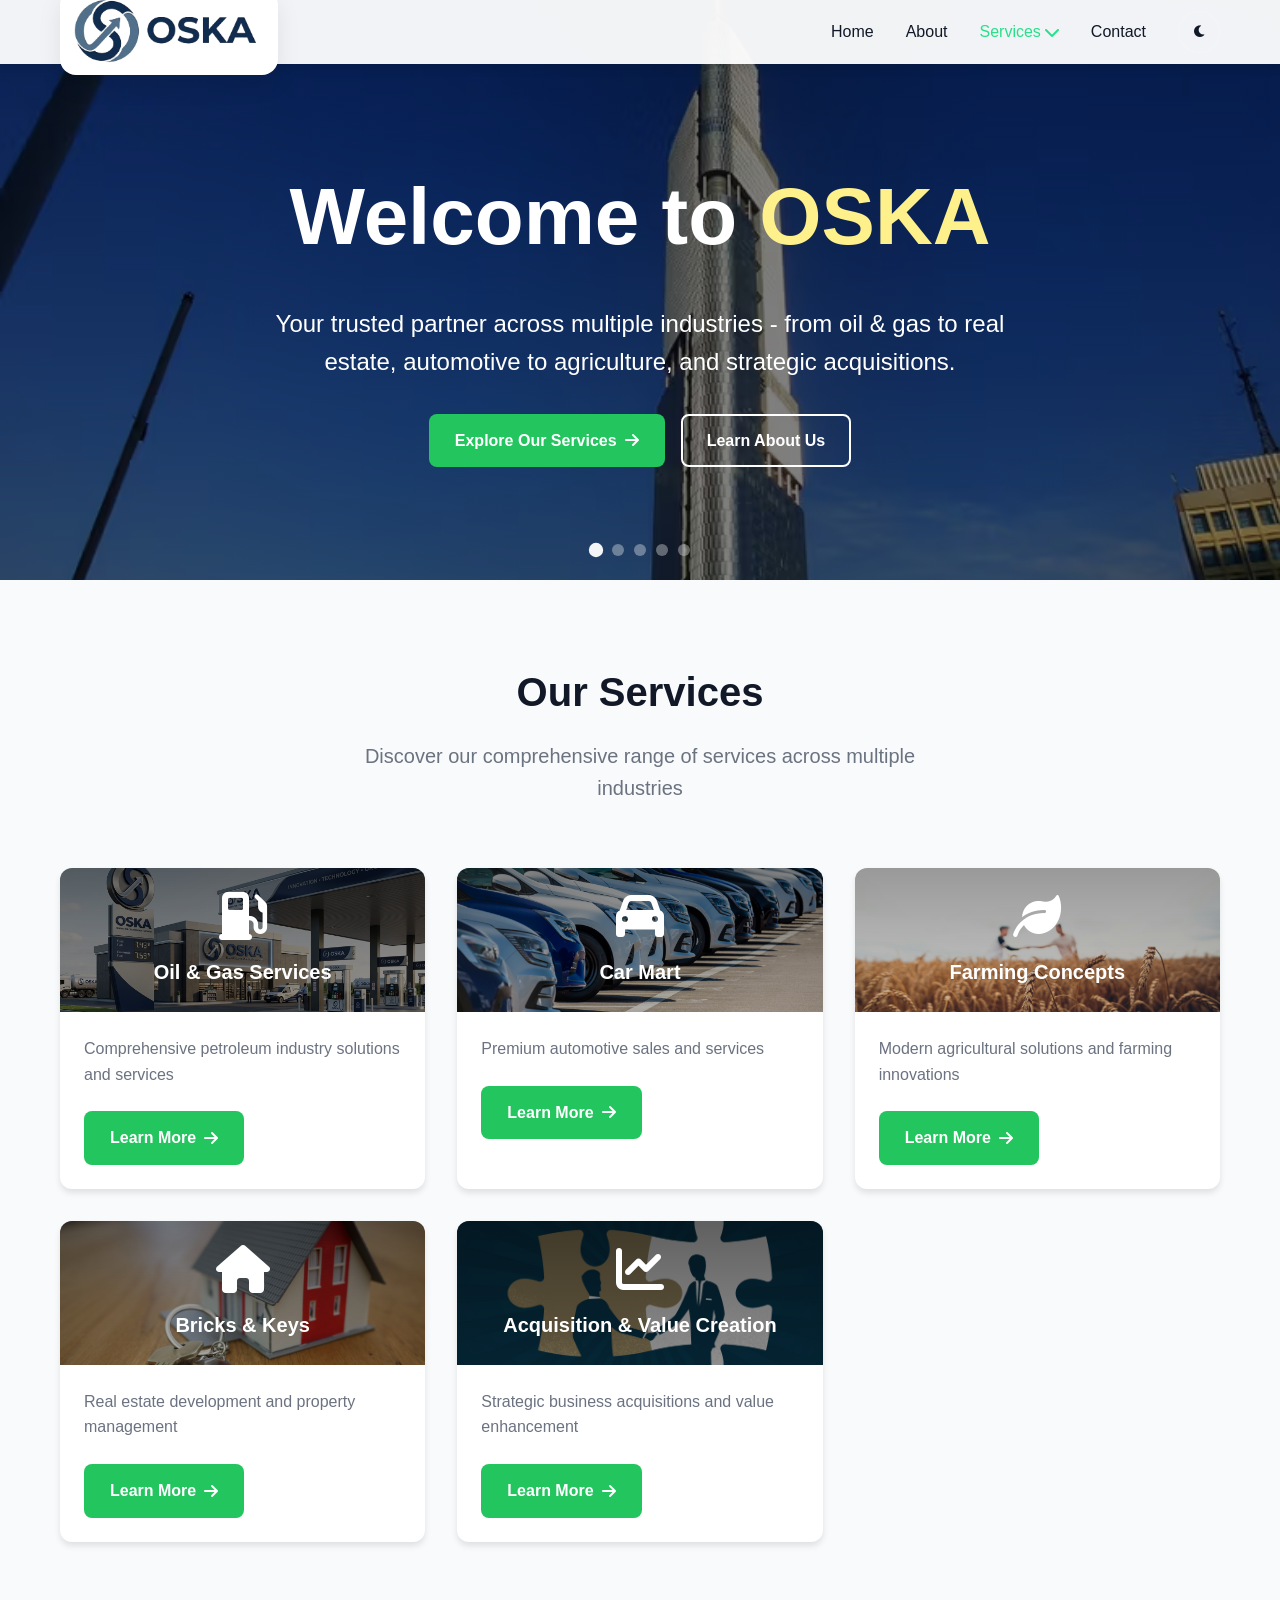
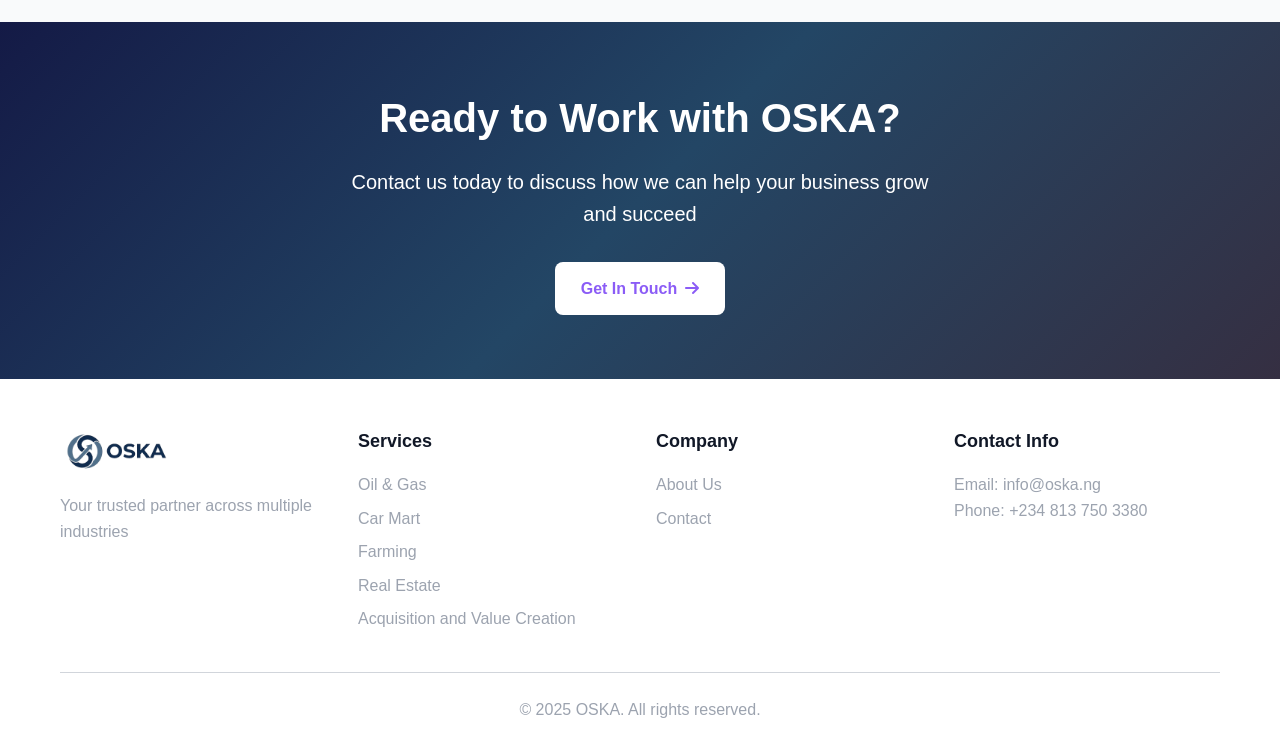
<file: index.html>
<!doctype html>
<html lang="en">
  <head>
    <meta charset="UTF-8" />
    <meta name="viewport" content="width=device-width, initial-scale=1.0" />
    <title>OSKA - Your Trusted Partner Across Multiple Industries</title>
    <link rel="stylesheet" href="styles.css" />
    <link
      href="https://cdnjs.cloudflare.com/ajax/libs/font-awesome/6.0.0/css/all.min.css"
      rel="stylesheet"
    />
  </head>
  <body>
    <!-- Navigation -->
    <nav class="navbar">
      <div class="nav-container">
        <div class="nav-brand">
          <a href="index.html" class="brand-link">
            <img src="assets/oska-logo.png" alt="OSKA Logo" class="logo-img" />
          </a>
        </div>
        <div class="nav-menu" id="nav-menu">
          <a href="index.html" class="nav-link active">Home</a>
          <a href="about.html" class="nav-link">About</a>
          <div class="nav-dropdown">
            <a href="#" class="nav-link dropdown-toggle"
              >Services <i class="fas fa-chevron-down"></i
            ></a>
            <div class="dropdown-menu">
              <a href="services/oil-gas.html" class="dropdown-item"
                >Oil & Gas Services</a
              >
              <a href="services/car-mart.html" class="dropdown-item"
                >Car Mart</a
              >
              <a href="services/farming.html" class="dropdown-item"
                >Farming Concepts</a
              >
              <a href="services/bricks-keys.html" class="dropdown-item"
                >Bricks & Keys</a
              >
              <a href="services/acquisition.html" class="dropdown-item"
                >Acquisition & Value Creation</a
              >
            </div>
          </div>
          <a href="contact.html" class="nav-link">Contact</a>
          <button
            id="theme-toggle"
            class="theme-toggle"
            aria-label="Toggle theme"
          >
            <i class="fas fa-moon"></i>
          </button>
        </div>
        <div class="nav-toggle" id="nav-toggle">
          <span class="bar"></span>
          <span class="bar"></span>
          <span class="bar"></span>
        </div>
      </div>
    </nav>

    <!-- Hero Section -->
    <section class="hero hero-home hero-slider" aria-label="Home hero slider">
      <div class="hero-slide hero-slide-welcome active">
        <div class="container">
          <div class="hero-content">
            <h1 class="hero-title">
              Welcome to <span class="highlight">OSKA</span>
            </h1>
            <p class="hero-subtitle">
              Your trusted partner across multiple industries - from oil & gas
              to real estate, automotive to agriculture, and strategic
              acquisitions.
            </p>
            <div class="hero-buttons">
              <a href="#services" class="btn btn-primary">
                Explore Our Services
                <i class="fas fa-arrow-right"></i>
              </a>
              <a href="about.html" class="btn btn-outline"> Learn About Us </a>
            </div>
          </div>
        </div>
      </div>
      <div class="hero-slide hero-slide-oil-gas">
        <div class="container">
          <div class="hero-content hero-service-slide-content">
            <h1 class="hero-title">Oil & Gas Services</h1>
            <p class="hero-subtitle">
              Comprehensive petroleum industry solutions and services with a
              rich industry background.
            </p>
            <div class="hero-buttons">
              <a href="services/oil-gas.html" class="btn btn-primary">
                Learn More
                <i class="fas fa-arrow-right"></i>
              </a>
            </div>
          </div>
        </div>
      </div>
      <div class="hero-slide hero-slide-car-mart">
        <div class="container">
          <div class="hero-content hero-service-slide-content">
            <h1 class="hero-title">Car Mart</h1>
            <p class="hero-subtitle">
              Premium automotive sales and services offering speed, trust and
              excellence.
            </p>
            <div class="hero-buttons">
              <a href="services/car-mart.html" class="btn btn-primary">
                Learn More
                <i class="fas fa-arrow-right"></i>
              </a>
            </div>
          </div>
        </div>
      </div>
      <div class="hero-slide hero-slide-farming">
        <div class="container">
          <div class="hero-content hero-service-slide-content">
            <h1 class="hero-title">Farming Concepts</h1>
            <p class="hero-subtitle">
              Modern agricultural solutions and farming innovations for
              sustainable growth.
            </p>
            <div class="hero-buttons">
              <a href="services/farming.html" class="btn btn-primary">
                Learn More
                <i class="fas fa-arrow-right"></i>
              </a>
            </div>
          </div>
        </div>
      </div>
      <div class="hero-slide hero-slide-bricks-keys">
        <div class="container">
          <div class="hero-content hero-service-slide-content">
            <h1 class="hero-title">Bricks & Keys</h1>
            <p class="hero-subtitle">
              Real estate development and property management with a strong
              foundation.
            </p>
            <div class="hero-buttons">
              <a href="services/bricks-keys.html" class="btn btn-primary">
                Learn More
                <i class="fas fa-arrow-right"></i>
              </a>
            </div>
          </div>
        </div>
      </div>
      <div class="hero-slide hero-slide-acquisition">
        <div class="container">
          <div class="hero-content hero-service-slide-content">
            <h1 class="hero-title">Acquisition & Value Creation</h1>
            <p class="hero-subtitle">
              Strategic business acquisitions and value enhancement for lasting
              growth.
            </p>
            <div class="hero-buttons">
              <a href="services/acquisition.html" class="btn btn-primary">
                Learn More
                <i class="fas fa-arrow-right"></i>
              </a>
            </div>
          </div>
        </div>
      </div>
      <div class="hero-slider-dots" aria-hidden="true">
        <button class="hero-slider-dot active" type="button"></button>
        <button class="hero-slider-dot" type="button"></button>
        <button class="hero-slider-dot" type="button"></button>
        <button class="hero-slider-dot" type="button"></button>
        <button class="hero-slider-dot" type="button"></button>
      </div>
    </section>

    <!-- Services Section -->
    <section id="services" class="services-section">
      <div class="container">
        <div class="section-header">
          <h2 class="section-title">Our Services</h2>
          <p class="section-subtitle">
            Discover our comprehensive range of services across multiple
            industries
          </p>
        </div>
        <div class="services-grid">
          <div class="service-card">
            <div class="service-header bg-orange">
              <i class="fas fa-gas-pump"></i>
              <h3>Oil & Gas Services</h3>
            </div>
            <div class="service-content">
              <p>Comprehensive petroleum industry solutions and services</p>
              <a href="services/oil-gas.html" class="btn btn-primary">
                Learn More
                <i class="fas fa-arrow-right"></i>
              </a>
            </div>
          </div>

          <div class="service-card">
            <div class="service-header bg-purple">
              <i class="fas fa-car"></i>
              <h3>Car Mart</h3>
            </div>
            <div class="service-content">
              <p>Premium automotive sales and services</p>
              <a href="services/car-mart.html" class="btn btn-primary">
                Learn More
                <i class="fas fa-arrow-right"></i>
              </a>
            </div>
          </div>

          <div class="service-card">
            <div class="service-header bg-green">
              <i class="fas fa-leaf"></i>
              <h3>Farming Concepts</h3>
            </div>
            <div class="service-content">
              <p>Modern agricultural solutions and farming innovations</p>
              <a href="services/farming.html" class="btn btn-primary">
                Learn More
                <i class="fas fa-arrow-right"></i>
              </a>
            </div>
          </div>

          <div class="service-card">
            <div class="service-header bg-yellow">
              <i class="fas fa-home"></i>
              <h3>Bricks & Keys</h3>
            </div>
            <div class="service-content">
              <p>Real estate development and property management</p>
              <a href="services/bricks-keys.html" class="btn btn-primary">
                Learn More
                <i class="fas fa-arrow-right"></i>
              </a>
            </div>
          </div>

          <div class="service-card">
            <div class="service-header bg-cyan">
              <i class="fas fa-chart-line"></i>
              <h3>Acquisition & Value Creation</h3>
            </div>
            <div class="service-content">
              <p>Strategic business acquisitions and value enhancement</p>
              <a href="services/acquisition.html" class="btn btn-primary">
                Learn More
                <i class="fas fa-arrow-right"></i>
              </a>
            </div>
          </div>
        </div>
      </div>
    </section>

    <!-- CTA Section -->
    <section class="cta-section bg-purple-gradient">
      <div class="container">
        <div class="cta-content">
          <h2>Ready to Work with OSKA?</h2>
          <p>
            Contact us today to discuss how we can help your business grow and
            succeed
          </p>
          <a href="contact.html" class="btn btn-white">
            Get In Touch
            <i class="fas fa-arrow-right"></i>
          </a>
        </div>
      </div>
    </section>

    <!-- Footer -->
    <footer class="footer">
      <div class="container">
        <div class="footer-content">
          <div class="footer-section">
            <div class="footer-brand">
              <img
                src="assets/oska-logo.png"
                alt="OSKA Logo"
                class="logo-img"
              />
            </div>
            <p>Your trusted partner across multiple industries</p>
          </div>
          <div class="footer-section">
            <h3>Services</h3>
            <ul>
              <li><a href="services/oil-gas.html">Oil & Gas</a></li>
              <li><a href="services/car-mart.html">Car Mart</a></li>
              <li><a href="services/farming.html">Farming</a></li>
              <li><a href="services/bricks-keys.html">Real Estate</a></li>
              <li>
                <a href="services/acquisition.html"
                  >Acquisition and Value Creation</a
                >
              </li>
            </ul>
          </div>
          <div class="footer-section">
            <h3>Company</h3>
            <ul>
              <li><a href="about.html">About Us</a></li>
              <li><a href="contact.html">Contact</a></li>
            </ul>
          </div>
          <div class="footer-section">
            <h3>Contact Info</h3>
            <p>
              Email: info@oska.ng<br />
              Phone: +234 813 750 3380
            </p>
          </div>
        </div>
        <div class="footer-bottom">
          <p>&copy; 2025 OSKA. All rights reserved.</p>
        </div>
      </div>
    </footer>

    <script src="script.js"></script>
  </body>
</html>
</file>
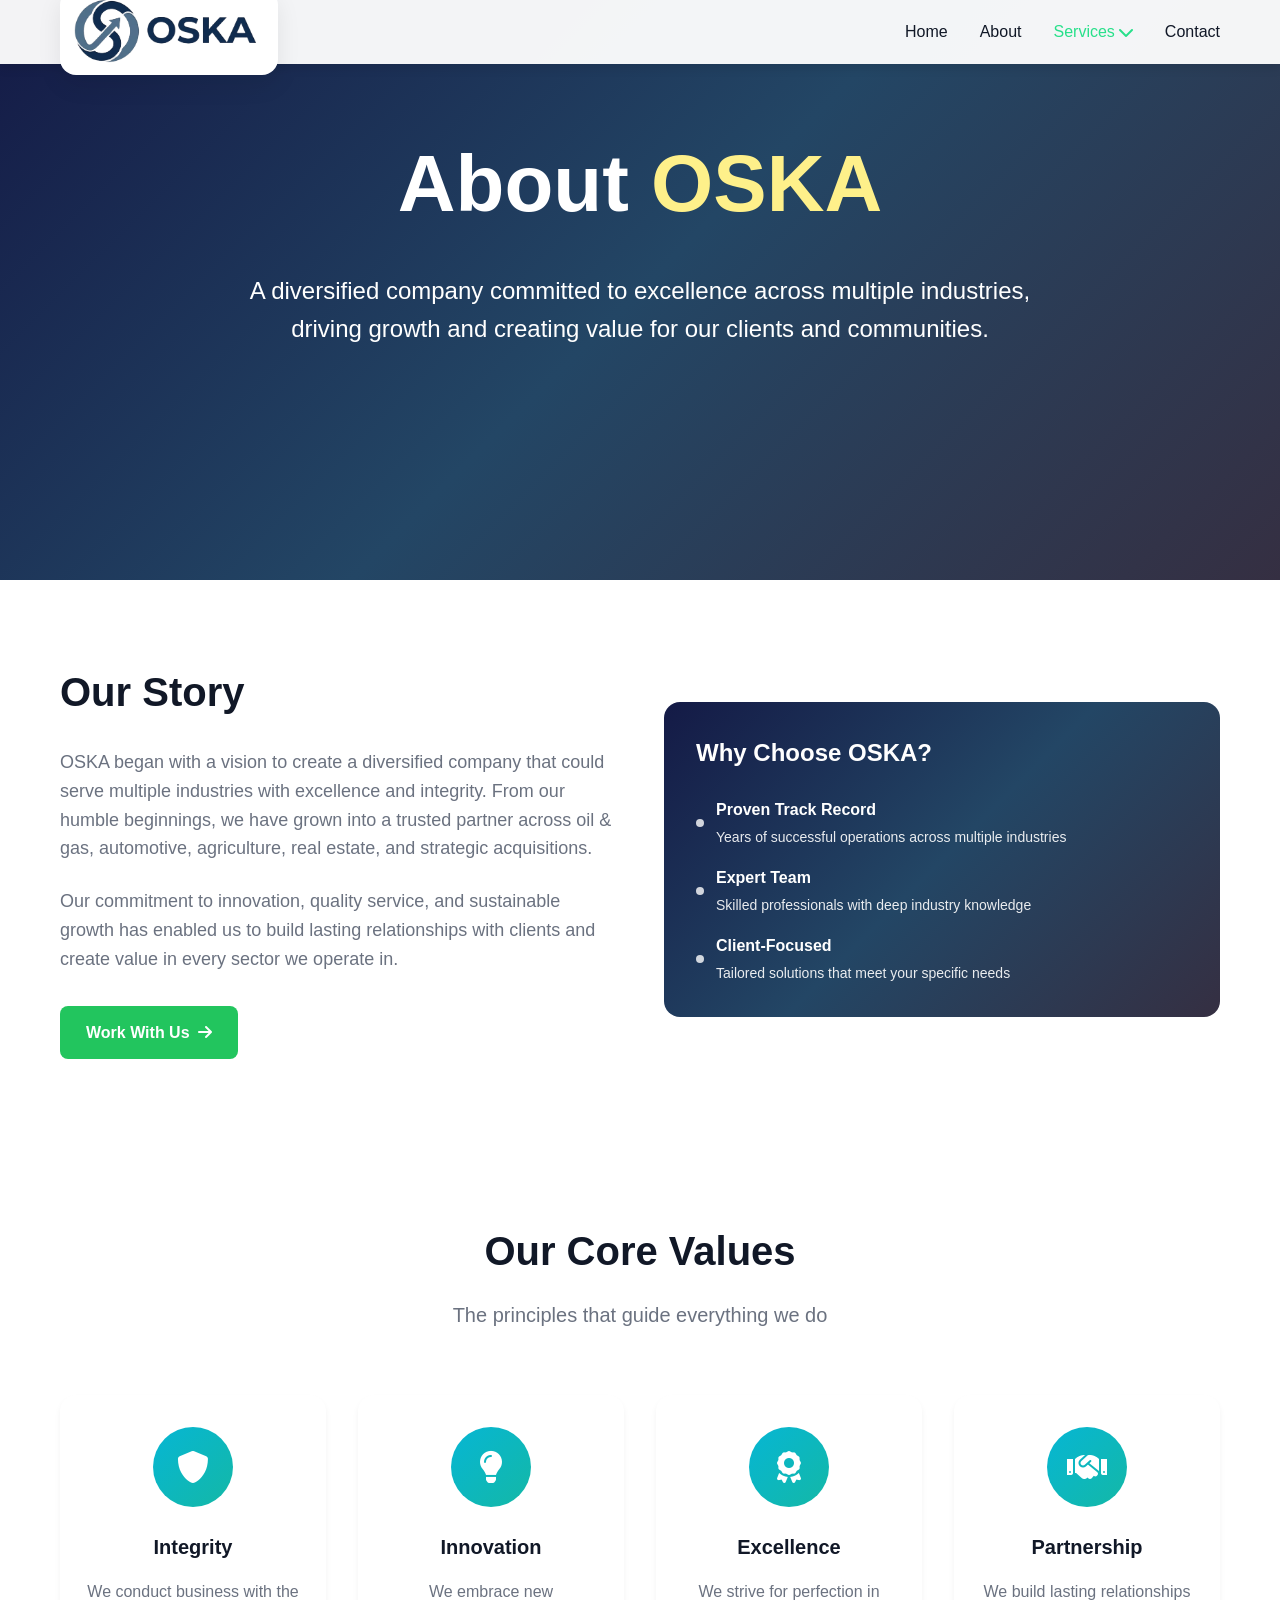
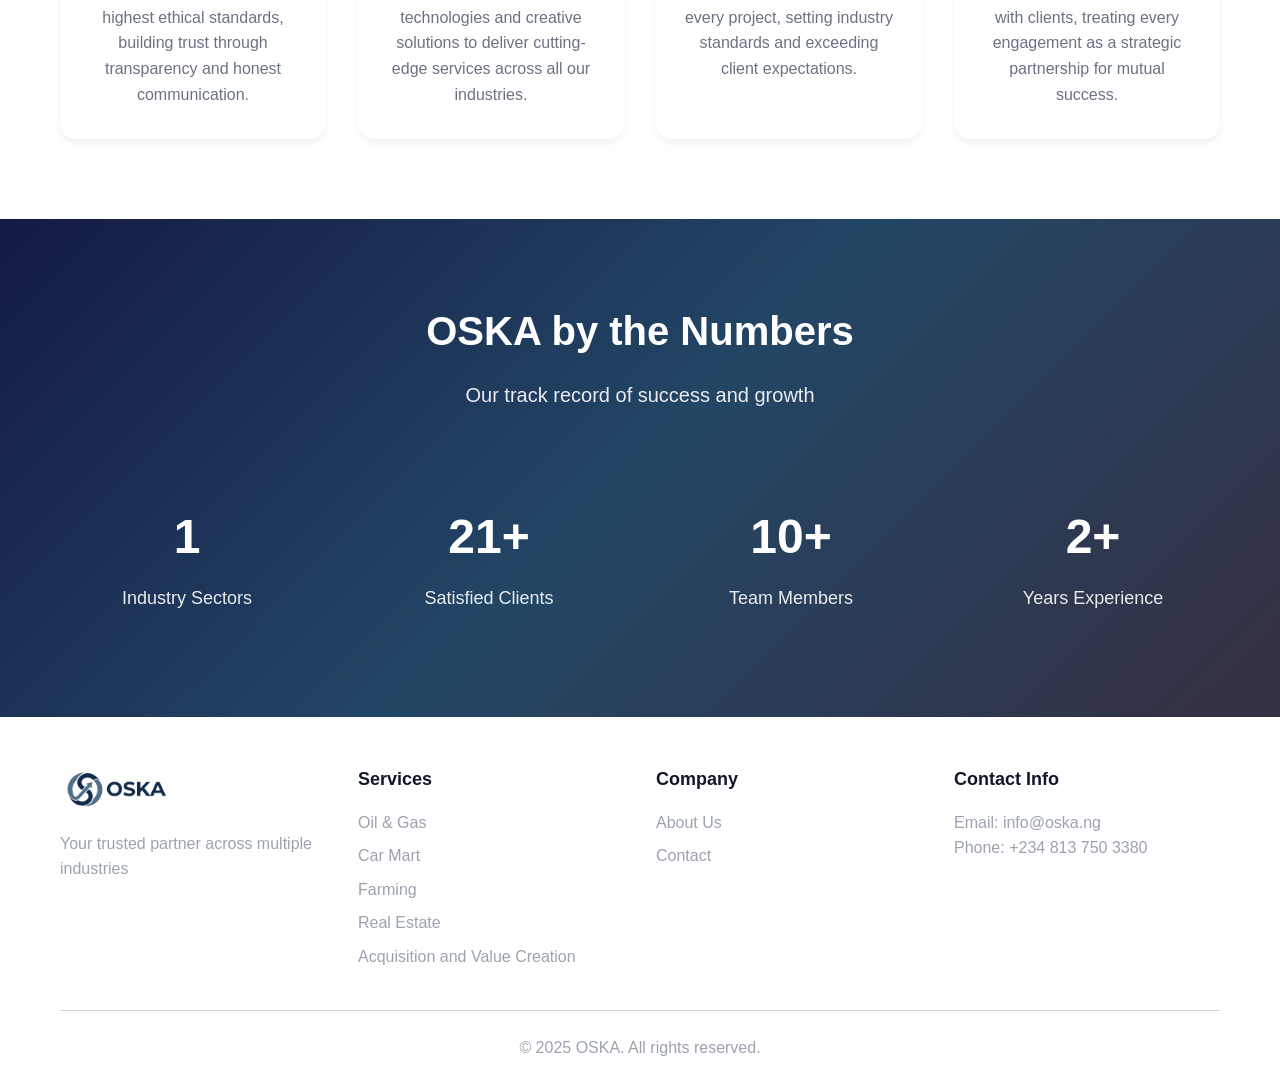
<file: about.html>
<!doctype html>
<html lang="en">
  <head>
    <meta charset="UTF-8" />
    <meta name="viewport" content="width=device-width, initial-scale=1.0" />
    <title>About OSKA - Leadership & Company Profile</title>
    <link rel="stylesheet" href="styles.css" />
    <link
      href="https://cdnjs.cloudflare.com/ajax/libs/font-awesome/6.0.0/css/all.min.css"
      rel="stylesheet"
    />
    <style>
      /* Additional styles for leadership section */
      .leadership-grid {
        display: grid;
        grid-template-columns: repeat(auto-fit, minmax(320px, 1fr));
        gap: 32px;
      }

      .leader-card {
        background: white;
        border-radius: 16px;
        overflow: hidden;
        box-shadow: 0 4px 6px rgba(0, 0, 0, 0.1);
        transition: all 0.3s;
        border: 1px solid #f3f4f6;
      }

      .leader-card:hover {
        transform: translateY(-8px);
        box-shadow: 0 20px 25px rgba(0, 0, 0, 0.15);
      }

      .leader-image {
        width: 100%;
        height: 280px;
        background: linear-gradient(135deg, #ea580c, #dc2626);
        display: flex;
        align-items: center;
        justify-content: center;
        color: white;
        font-size: 4rem;
        position: relative;
      }

      .leader-image.coo {
        background: linear-gradient(135deg, #8b5cf6, #ec4899);
      }

      .leader-image.cto {
        background: linear-gradient(135deg, #06b6d4, #14b8a6);
      }

      .leader-info {
        padding: 32px 24px;
        text-align: center;
      }

      .leader-name {
        font-size: 1.5rem;
        font-weight: bold;
        color: #111827;
        margin-bottom: 8px;
      }

      .leader-title {
        font-size: 1.125rem;
        color: #14b8a6;
        font-weight: 600;
        margin-bottom: 16px;
      }

      .leader-bio {
        color: #6b7280;
        line-height: 1.6;
        margin-bottom: 24px;
        text-align: left;
      }

      .leader-contact {
        display: flex;
        justify-content: center;
        gap: 16px;
      }

      .contact-link {
        width: 40px;
        height: 40px;
        border-radius: 50%;
        background: #f3f4f6;
        display: flex;
        align-items: center;
        justify-content: center;
        color: #6b7280;
        text-decoration: none;
        transition: all 0.3s;
      }

      .contact-link:hover {
        background: #ea580c;
        color: white;
        transform: translateY(-2px);
      }

      .stats-section {
        background: linear-gradient(135deg, #141a46, #234665, #352f42);
        color: white;
        text-align: center;
      }

      .stats-grid {
        display: grid;
        grid-template-columns: repeat(auto-fit, minmax(200px, 1fr));
        gap: 48px;
      }

      .stat-item {
        padding: 24px;
      }

      .stat-number {
        font-size: 3rem;
        font-weight: bold;
        margin-bottom: 8px;
        display: block;
      }

      .stat-label {
        font-size: 1.125rem;
        opacity: 0.9;
      }

      @media (max-width: 768px) {
        .leadership-grid {
          grid-template-columns: 1fr;
        }

        .stats-grid {
          grid-template-columns: repeat(2, 1fr);
          gap: 32px;
        }
      }
    </style>
  </head>
  <body>
    <!-- Navigation -->
    <nav class="navbar">
      <div class="nav-container">
        <div class="nav-brand">
          <a href="index.html" class="brand-link">
            <img src="assets/oska-logo.png" alt="OSKA Logo" class="logo-img" />
          </a>
        </div>
        <div class="nav-menu" id="nav-menu">
          <a href="index.html" class="nav-link">Home</a>
          <a href="about.html" class="nav-link active">About</a>
          <div class="nav-dropdown">
            <a href="#" class="nav-link dropdown-toggle"
              >Services <i class="fas fa-chevron-down"></i
            ></a>
            <div class="dropdown-menu">
              <a href="services/oil-gas.html" class="dropdown-item"
                >Oil & Gas Services</a
              >
              <a href="services/car-mart.html" class="dropdown-item"
                >Car Mart</a
              >
              <a href="services/farming.html" class="dropdown-item"
                >Farming Concepts</a
              >
              <a href="services/bricks-keys.html" class="dropdown-item"
                >Bricks & Keys</a
              >
              <a href="services/acquisition.html" class="dropdown-item"
                >Acquisition & Value Creation</a
              >
            </div>
          </div>
          <a href="contact.html" class="nav-link">Contact</a>
        </div>
        <div class="nav-toggle" id="nav-toggle">
          <span class="bar"></span>
          <span class="bar"></span>
          <span class="bar"></span>
        </div>
      </div>
    </nav>

    <!-- Hero Section -->
    <section class="hero hero-about">
      <div class="container">
        <div class="hero-content">
          <h1 class="hero-title">About <span class="highlight">OSKA</span></h1>
          <p class="hero-subtitle">
            A diversified company committed to excellence across multiple
            industries, driving growth and creating value for our clients and
            communities.
          </p>
        </div>
      </div>
    </section>

    <!-- Company Story Section -->
    <section class="section">
      <div class="container">
        <div class="features-grid">
          <div>
            <h2
              class="section-title"
              style="text-align: left; margin-bottom: 24px"
            >
              Our Story
            </h2>
            <p style="font-size: 1.125rem; color: #6b7280; margin-bottom: 24px">
              OSKA began with a vision to create a diversified company that
              could serve multiple industries with excellence and integrity.
              From our humble beginnings, we have grown into a trusted partner
              across oil & gas, automotive, agriculture, real estate, and
              strategic acquisitions.
            </p>
            <p style="font-size: 1.125rem; color: #6b7280; margin-bottom: 32px">
              Our commitment to innovation, quality service, and sustainable
              growth has enabled us to build lasting relationships with clients
              and create value in every sector we operate in.
            </p>
            <a href="contact.html" class="btn btn-primary">
              Work With Us
              <i class="fas fa-arrow-right"></i>
            </a>
          </div>
          <div class="feature-highlight">
            <h3>Why Choose OSKA?</h3>
            <ul class="highlight-list">
              <li class="highlight-item">
                <div class="highlight-bullet"></div>
                <div>
                  <h4 style="font-weight: 600; margin-bottom: 4px">
                    Proven Track Record
                  </h4>
                  <p style="font-size: 0.875rem; opacity: 0.9">
                    Years of successful operations across multiple industries
                  </p>
                </div>
              </li>
              <li class="highlight-item">
                <div class="highlight-bullet"></div>
                <div>
                  <h4 style="font-weight: 600; margin-bottom: 4px">
                    Expert Team
                  </h4>
                  <p style="font-size: 0.875rem; opacity: 0.9">
                    Skilled professionals with deep industry knowledge
                  </p>
                </div>
              </li>
              <li class="highlight-item">
                <div class="highlight-bullet"></div>
                <div>
                  <h4 style="font-weight: 600; margin-bottom: 4px">
                    Client-Focused
                  </h4>
                  <p style="font-size: 0.875rem; opacity: 0.9">
                    Tailored solutions that meet your specific needs
                  </p>
                </div>
              </li>
            </ul>
          </div>
        </div>
      </div>
    </section>

    <!-- Company Values Section -->
    <section class="section">
      <div class="container">
        <div class="section-header">
          <h2 class="section-title">Our Core Values</h2>
          <p class="section-subtitle">
            The principles that guide everything we do
          </p>
        </div>
        <div class="values-grid">
          <div class="value-item">
            <div class="value-icon">
              <i class="fas fa-shield-alt"></i>
            </div>
            <h3 class="value-title">Integrity</h3>
            <p class="value-description">
              We conduct business with the highest ethical standards, building
              trust through transparency and honest communication.
            </p>
          </div>

          <div class="value-item">
            <div class="value-icon">
              <i class="fas fa-lightbulb"></i>
            </div>
            <h3 class="value-title">Innovation</h3>
            <p class="value-description">
              We embrace new technologies and creative solutions to deliver
              cutting-edge services across all our industries.
            </p>
          </div>

          <div class="value-item">
            <div class="value-icon">
              <i class="fas fa-award"></i>
            </div>
            <h3 class="value-title">Excellence</h3>
            <p class="value-description">
              We strive for perfection in every project, setting industry
              standards and exceeding client expectations.
            </p>
          </div>

          <div class="value-item">
            <div class="value-icon">
              <i class="fas fa-handshake"></i>
            </div>
            <h3 class="value-title">Partnership</h3>
            <p class="value-description">
              We build lasting relationships with clients, treating every
              engagement as a strategic partnership for mutual success.
            </p>
          </div>
        </div>
      </div>
    </section>

    <!-- Company Stats Section -->
    <section class="section stats-section">
      <div class="container">
        <div class="section-header">
          <h2 class="section-title" style="color: white">
            OSKA by the Numbers
          </h2>
          <p class="section-subtitle" style="color: rgba(255, 255, 255, 0.9)">
            Our track record of success and growth
          </p>
        </div>
        <div class="stats-grid">
          <div class="stat-item">
            <span class="stat-number" data-target="5">0</span>
            <span class="stat-label">Industry Sectors</span>
          </div>
          <div class="stat-item">
            <span class="stat-number" data-target="100" data-suffix="+"
              >0+</span
            >
            <span class="stat-label">Satisfied Clients</span>
          </div>
          <div class="stat-item">
            <span class="stat-number" data-target="50" data-suffix="+">0+</span>
            <span class="stat-label">Team Members</span>
          </div>
          <div class="stat-item">
            <span class="stat-number" data-target="10" data-suffix="+">0+</span>
            <span class="stat-label">Years Experience</span>
          </div>
        </div>
      </div>
    </section>

    <!-- Footer -->
    <footer class="footer">
      <div class="container">
        <div class="footer-content">
          <div class="footer-section">
            <div class="footer-brand">
              <img
                src="assets/oska-logo.png"
                alt="OSKA Logo"
                class="logo-img"
              />
            </div>
            <p>Your trusted partner across multiple industries</p>
          </div>
          <div class="footer-section">
            <h3>Services</h3>
            <ul>
              <li><a href="services/oil-gas.html">Oil & Gas</a></li>
              <li><a href="services/car-mart.html">Car Mart</a></li>
              <li><a href="services/farming.html">Farming</a></li>
              <li><a href="services/bricks-keys.html">Real Estate</a></li>
              <li>
                <a href="services/acquisition.html"
                  >Acquisition and Value Creation</a
                >
              </li>
            </ul>
          </div>
          <div class="footer-section">
            <h3>Company</h3>
            <ul>
              <li><a href="about.html">About Us</a></li>
              <li><a href="contact.html">Contact</a></li>
            </ul>
          </div>
          <div class="footer-section">
            <h3>Contact Info</h3>
            <p>
              Email: info@oska.ng<br />
              Phone: +234 813 750 3380
            </p>
          </div>
        </div>
        <div class="footer-bottom">
          <p>&copy; 2025 OSKA. All rights reserved.</p>
        </div>
      </div>
    </footer>

    <script src="script.js"></script>
  </body>
</html>
</file>
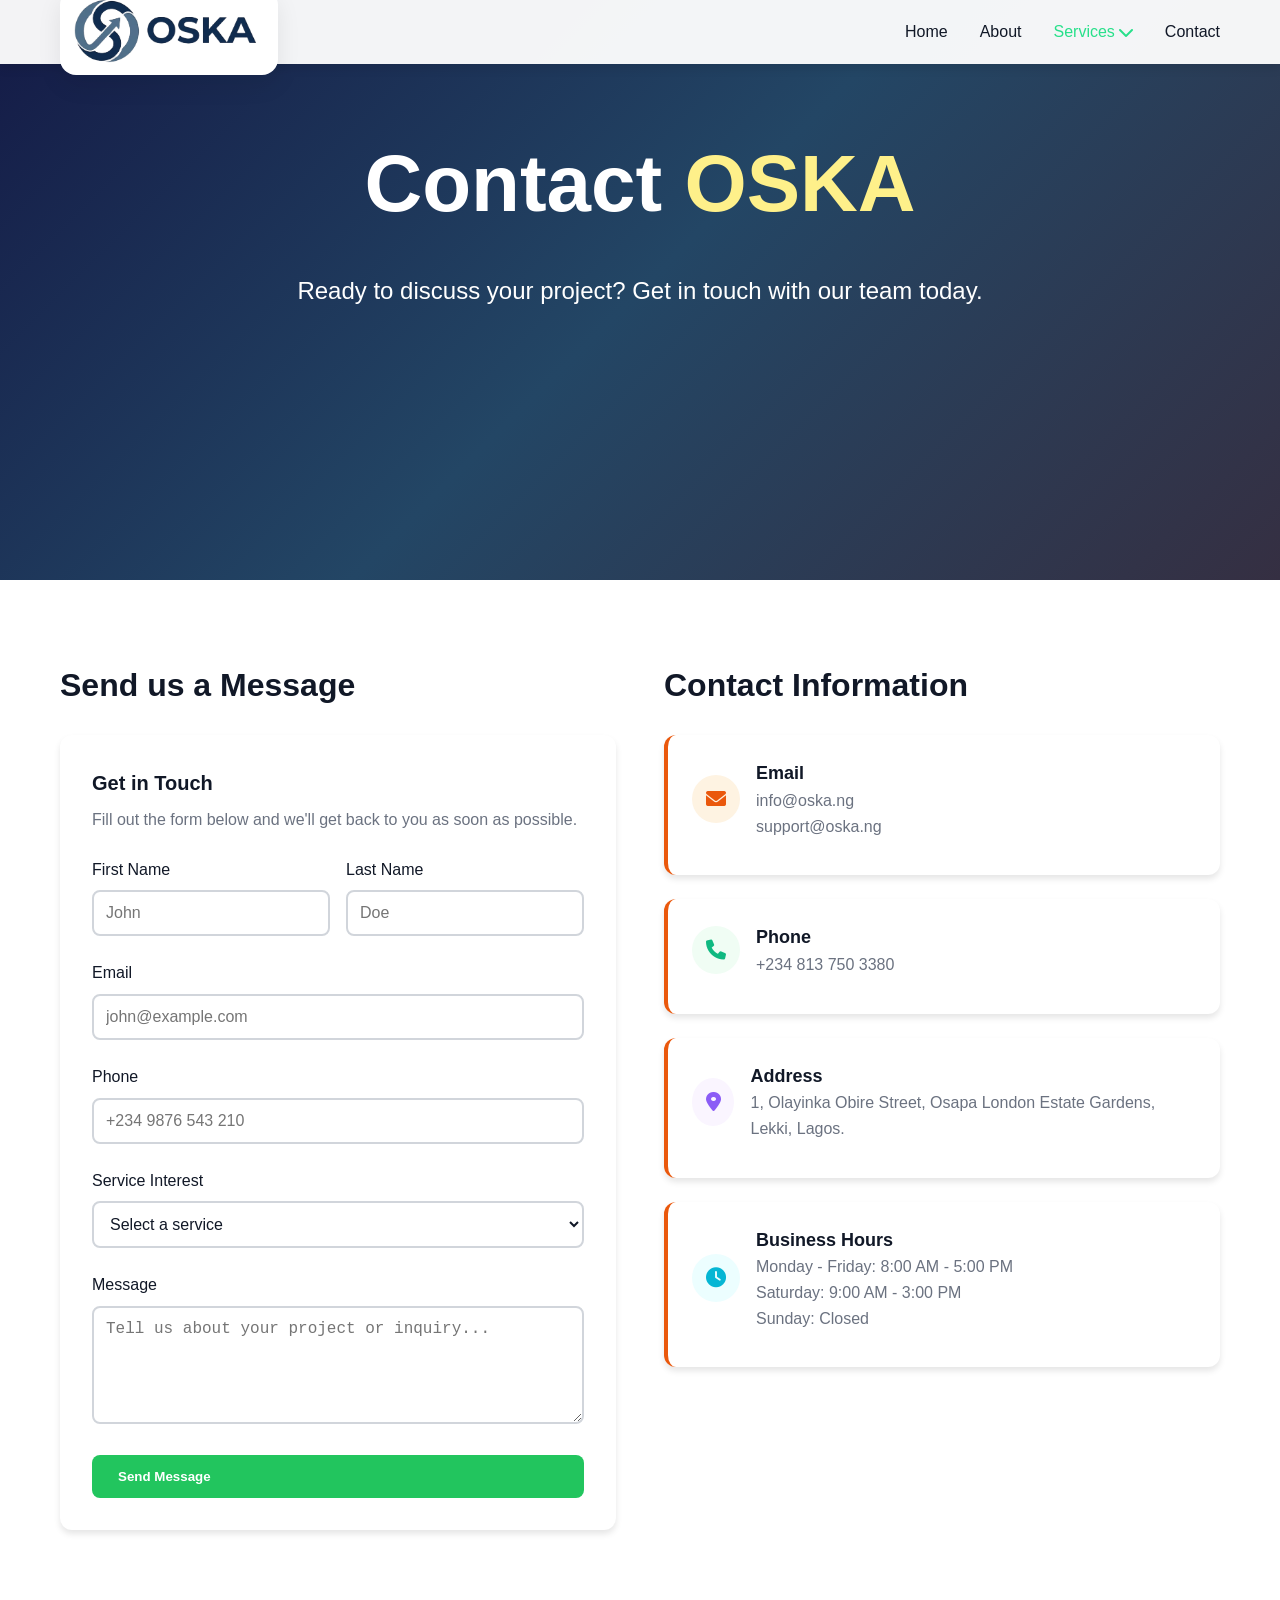
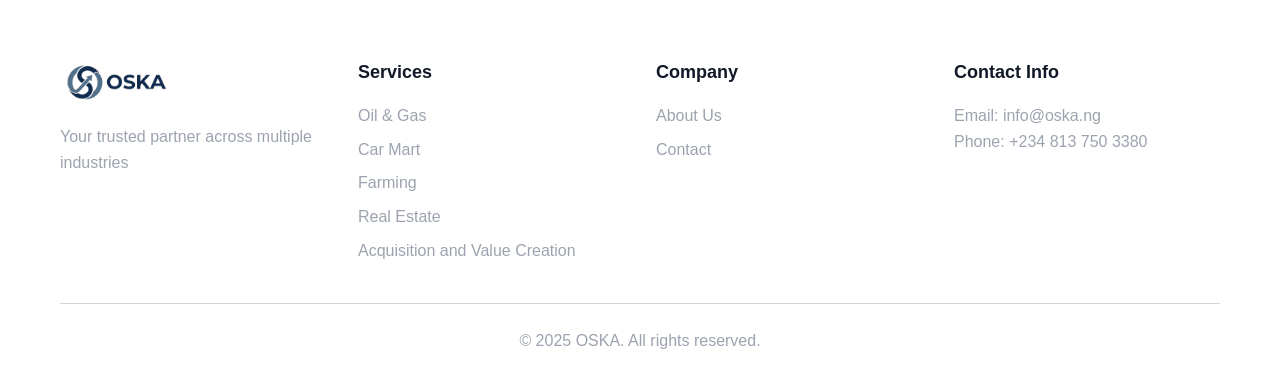
<file: contact.html>
<!DOCTYPE html>
<html lang="en">
<head>
    <meta charset="UTF-8">
    <meta name="viewport" content="width=device-width, initial-scale=1.0">
    <title>Contact OSKA - Get In Touch</title>
    <link rel="stylesheet" href="styles.css">
    <link href="https://cdnjs.cloudflare.com/ajax/libs/font-awesome/6.0.0/css/all.min.css" rel="stylesheet">
</head>
<body>
    <!-- Navigation -->
    <nav class="navbar">
        <div class="nav-container">
            <div class="nav-brand">
                <a href="index.html" class="brand-link">
                    <img src="assets/oska-logo.png" alt="OSKA Logo" class="logo-img">
                </a>
            </div>
            <div class="nav-menu" id="nav-menu">
                <a href="index.html" class="nav-link">Home</a>
                <a href="about.html" class="nav-link">About</a>
                <div class="nav-dropdown">
                    <a href="#" class="nav-link dropdown-toggle">Services <i class="fas fa-chevron-down"></i></a>
                    <div class="dropdown-menu">
                        <a href="services/oil-gas.html" class="dropdown-item">Oil & Gas Services</a>
                        <a href="services/car-mart.html" class="dropdown-item">Car Mart</a>
                        <a href="services/farming.html" class="dropdown-item">Farming Concepts</a>
                        <a href="services/bricks-keys.html" class="dropdown-item">Bricks & Keys</a>
                        <a href="services/acquisition.html" class="dropdown-item">Acquisition & Value Creation</a>
                    </div>
                </div>
                <a href="contact.html" class="nav-link active">Contact</a>
            </div>
            <div class="nav-toggle" id="nav-toggle">
                <span class="bar"></span>
                <span class="bar"></span>
                <span class="bar"></span>
            </div>
        </div>
    </nav>

    <!-- Hero Section -->
    <section class="hero hero-contact">
        <div class="container">
            <div class="hero-content">
                <h1 class="hero-title">
                    Contact <span class="highlight">OSKA</span>
                </h1>
                <p class="hero-subtitle">
                    Ready to discuss your project? Get in touch with our team today.
                </p>
            </div>
        </div>
    </section>

    <!-- Contact Section -->
    <section class="form-section">
        <div class="container">
            <div class="form-grid">
                <!-- Contact Form -->
                <div>
                    <h2 style="font-size: 2rem; font-weight: bold; color: #111827; margin-bottom: 24px;">Send us a Message</h2>
                    <div class="form-card">
                        <h3 style="font-size: 1.25rem; font-weight: 600; margin-bottom: 8px;">Get in Touch</h3>
                        <p style="color: #6b7280; margin-bottom: 24px;">
                            Fill out the form below and we'll get back to you as soon as possible.
                        </p>
                        <form id="contact-form" action="send-email.php" method="post">
                            <div class="form-row">
                                <div class="form-group">
                                    <label for="firstName">First Name</label>
                                    <input type="text" id="firstName" name="firstName" placeholder="John" required>
                                </div>
                                <div class="form-group">
                                    <label for="lastName">Last Name</label>
                                    <input type="text" id="lastName" name="lastName" placeholder="Doe" required>
                                </div>
                            </div>
                            <div class="form-group">
                                <label for="email">Email</label>
                                <input type="email" id="email" name="email" placeholder="john@example.com" required>
                            </div>
                            <div class="form-group">
                                <label for="phone">Phone</label>
                                <input type="tel" id="phone" name="phone" placeholder="+234 9876 543 210">
                            </div>
                            <div class="form-group">
                                <label for="service">Service Interest</label>
                                <select id="service" name="service">
                                    <option value="">Select a service</option>
                                    <option value="oil-gas">Oil & Gas Services</option>
                                    <option value="car-mart">Car Mart</option>
                                    <option value="farming">Farming Concepts</option>
                                    <option value="bricks-keys">Bricks & Keys</option>
                                    <option value="acquisition">Acquisition & Value Creation</option>
                                    <option value="other">Other</option>
                                </select>
                            </div>
                            <div class="form-group">
                                <label for="message">Message</label>
                                <textarea id="message" name="message" placeholder="Tell us about your project or inquiry..." rows="5" required></textarea>
                            </div>
                            <button type="submit" class="btn btn-primary" style="width: 100%;">
                                Send Message
                            </button>
                        </form>
                    </div>
                </div>

                <!-- Contact Information -->
                <div>
                    <h2 style="font-size: 2rem; font-weight: bold; color: #111827; margin-bottom: 24px;">Contact Information</h2>
                    <div class="contact-info">
                        <div class="contact-card">
                            <div class="contact-card-header">
                                <div class="contact-icon email">
                                    <i class="fas fa-envelope"></i>
                                </div>
                                <div>
                                    <h3 style="font-size: 1.125rem; font-weight: 600; color: #111827;">Email</h3>
                                    <p style="color: #6b7280;">info@oska.ng</p>
                                    <p style="color: #6b7280;">support@oska.ng</p>
                                </div>
                            </div>
                        </div>

                        <div class="contact-card">
                            <div class="contact-card-header">
                                <div class="contact-icon phone">
                                    <i class="fas fa-phone"></i>
                                </div>
                                <div>
                                    <h3 style="font-size: 1.125rem; font-weight: 600; color: #111827;">Phone</h3>
                                    <p style="color: #6b7280;">+234 813 750 3380</p>
                                    <!-- <p style="color: #6b7280;">+1 (555) 987-6543</p> -->
                                </div>
                            </div>
                        </div>

                        <div class="contact-card">
                            <div class="contact-card-header">
                                <div class="contact-icon location">
                                    <i class="fas fa-map-marker-alt"></i>
                                </div>
                                <div>
                                    <h3 style="font-size: 1.125rem; font-weight: 600; color: #111827;">Address</h3>
                                    <p style="color: #6b7280;">1, Olayinka Obire Street, Osapa London Estate Gardens, Lekki, Lagos.</p>
                                    <!-- <p style="color: #6b7280;">Suite 456, City, State 12345</p> -->
                                </div>
                            </div>
                        </div>

                        <div class="contact-card">
                            <div class="contact-card-header">
                                <div class="contact-icon hours">
                                    <i class="fas fa-clock"></i>
                                </div>
                                <div>
                                    <h3 style="font-size: 1.125rem; font-weight: 600; color: #111827;">Business Hours</h3>
                                    <p style="color: #6b7280;">Monday - Friday: 8:00 AM - 5:00 PM</p>
                                    <p style="color: #6b7280;">Saturday: 9:00 AM - 3:00 PM</p>
                                    <p style="color: #6b7280;">Sunday: Closed</p>
                                </div>
                            </div>
                        </div>
                    </div>
                </div>
            </div>
        </div>
    </section>

    <!-- Footer -->
    <footer class="footer">
        <div class="container">
            <div class="footer-content">
                <div class="footer-section">
                    <div class="footer-brand">
                        <img src="assets/oska-logo.png" alt="OSKA Logo" class="logo-img">
                    </div>
                    <p>Your trusted partner across multiple industries</p>
                </div>
                <div class="footer-section">
                    <h3>Services</h3>
                    <ul>
                        <li><a href="services/oil-gas.html">Oil & Gas</a></li>
                        <li><a href="services/car-mart.html">Car Mart</a></li>
                        <li><a href="services/farming.html">Farming</a></li>
                        <li><a href="services/bricks-keys.html">Real Estate</a></li>
                        <li><a href="Services/acquisition.html">Acquisition and Value Creation</a></li>
                    </ul>
                </div>
                <div class="footer-section">
                    <h3>Company</h3>
                    <ul>
                        <li><a href="about.html">About Us</a></li>
                        <li><a href="contact.html">Contact</a></li>
                    </ul>
                </div>
                <div class="footer-section">
                    <h3>Contact Info</h3>
                    <p>
                        Email: info@oska.ng<br>
                        Phone: +234 813 750 3380
                    </p>
                </div>
            </div>
            <div class="footer-bottom">
                <p>&copy; 2025 OSKA. All rights reserved.</p>
            </div>
        </div>
    </footer>

    <script src="script.js"></script>
</body>
</html>
</file>
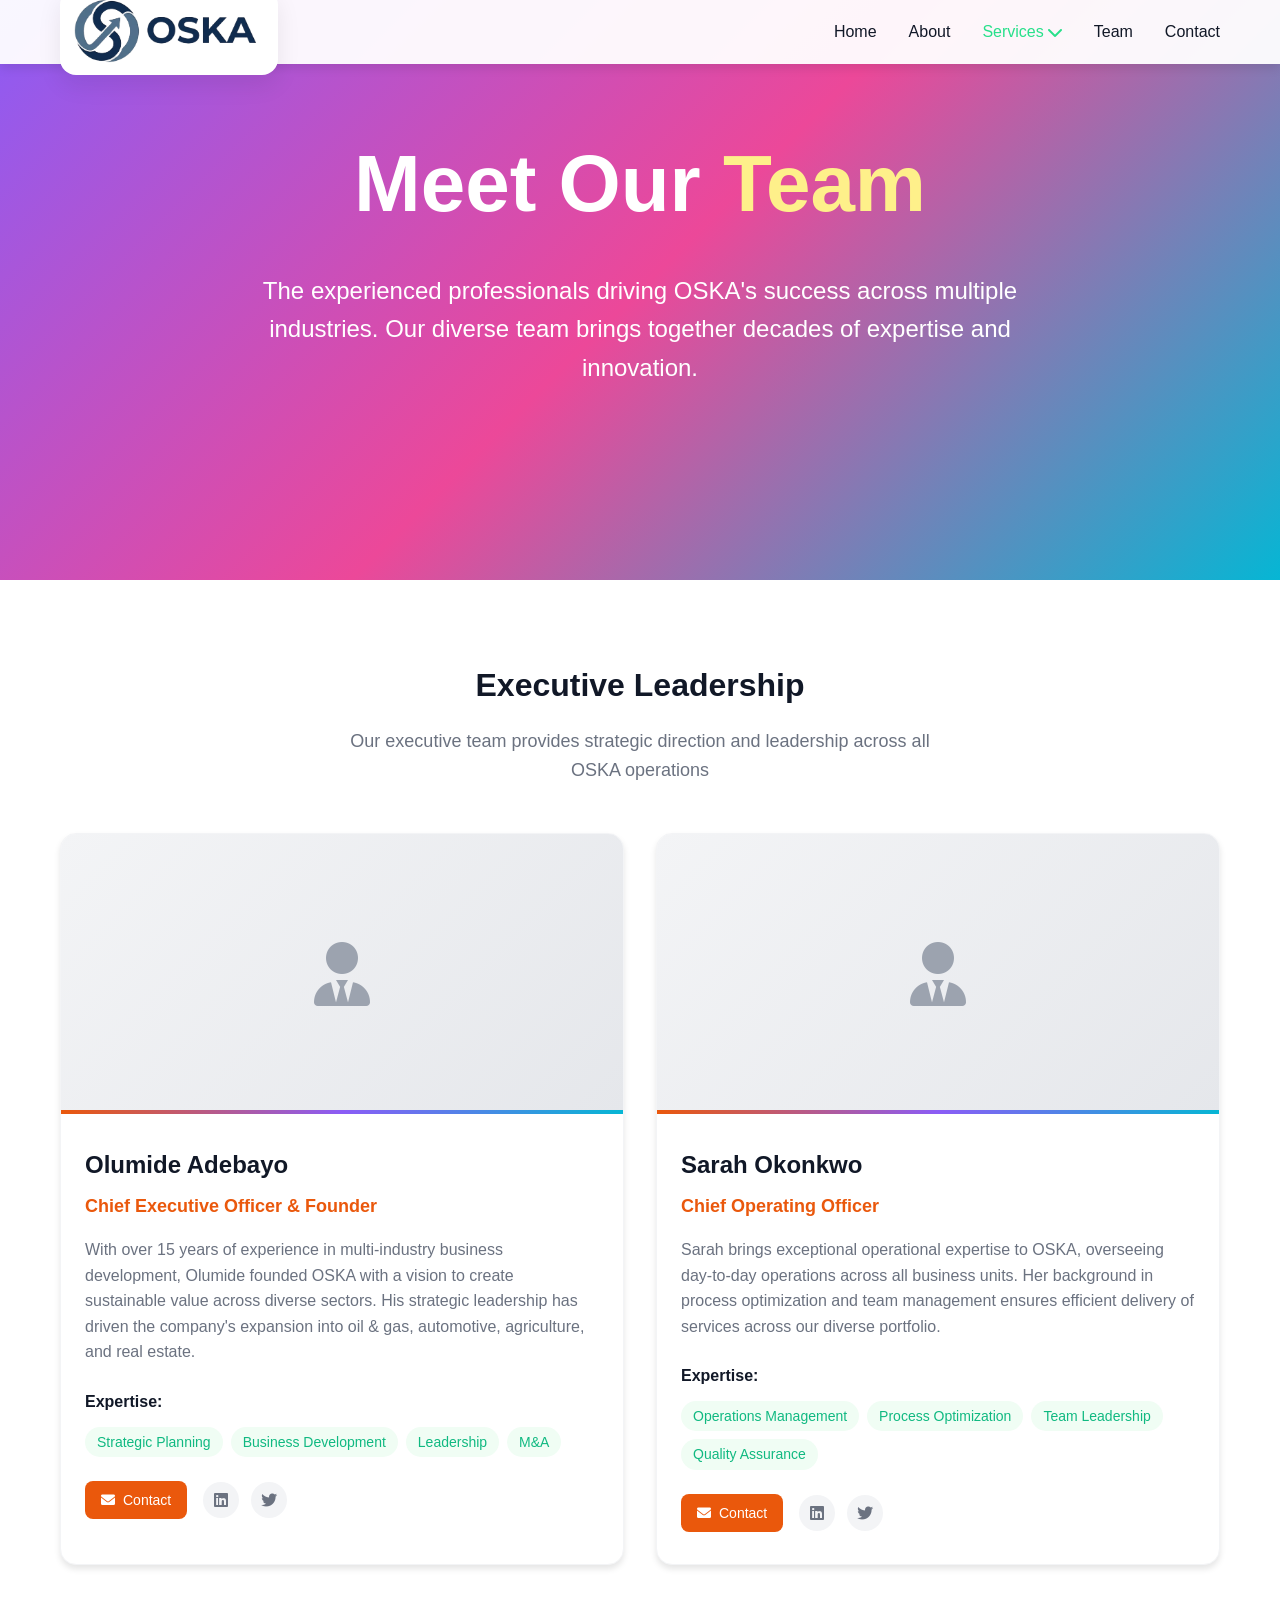
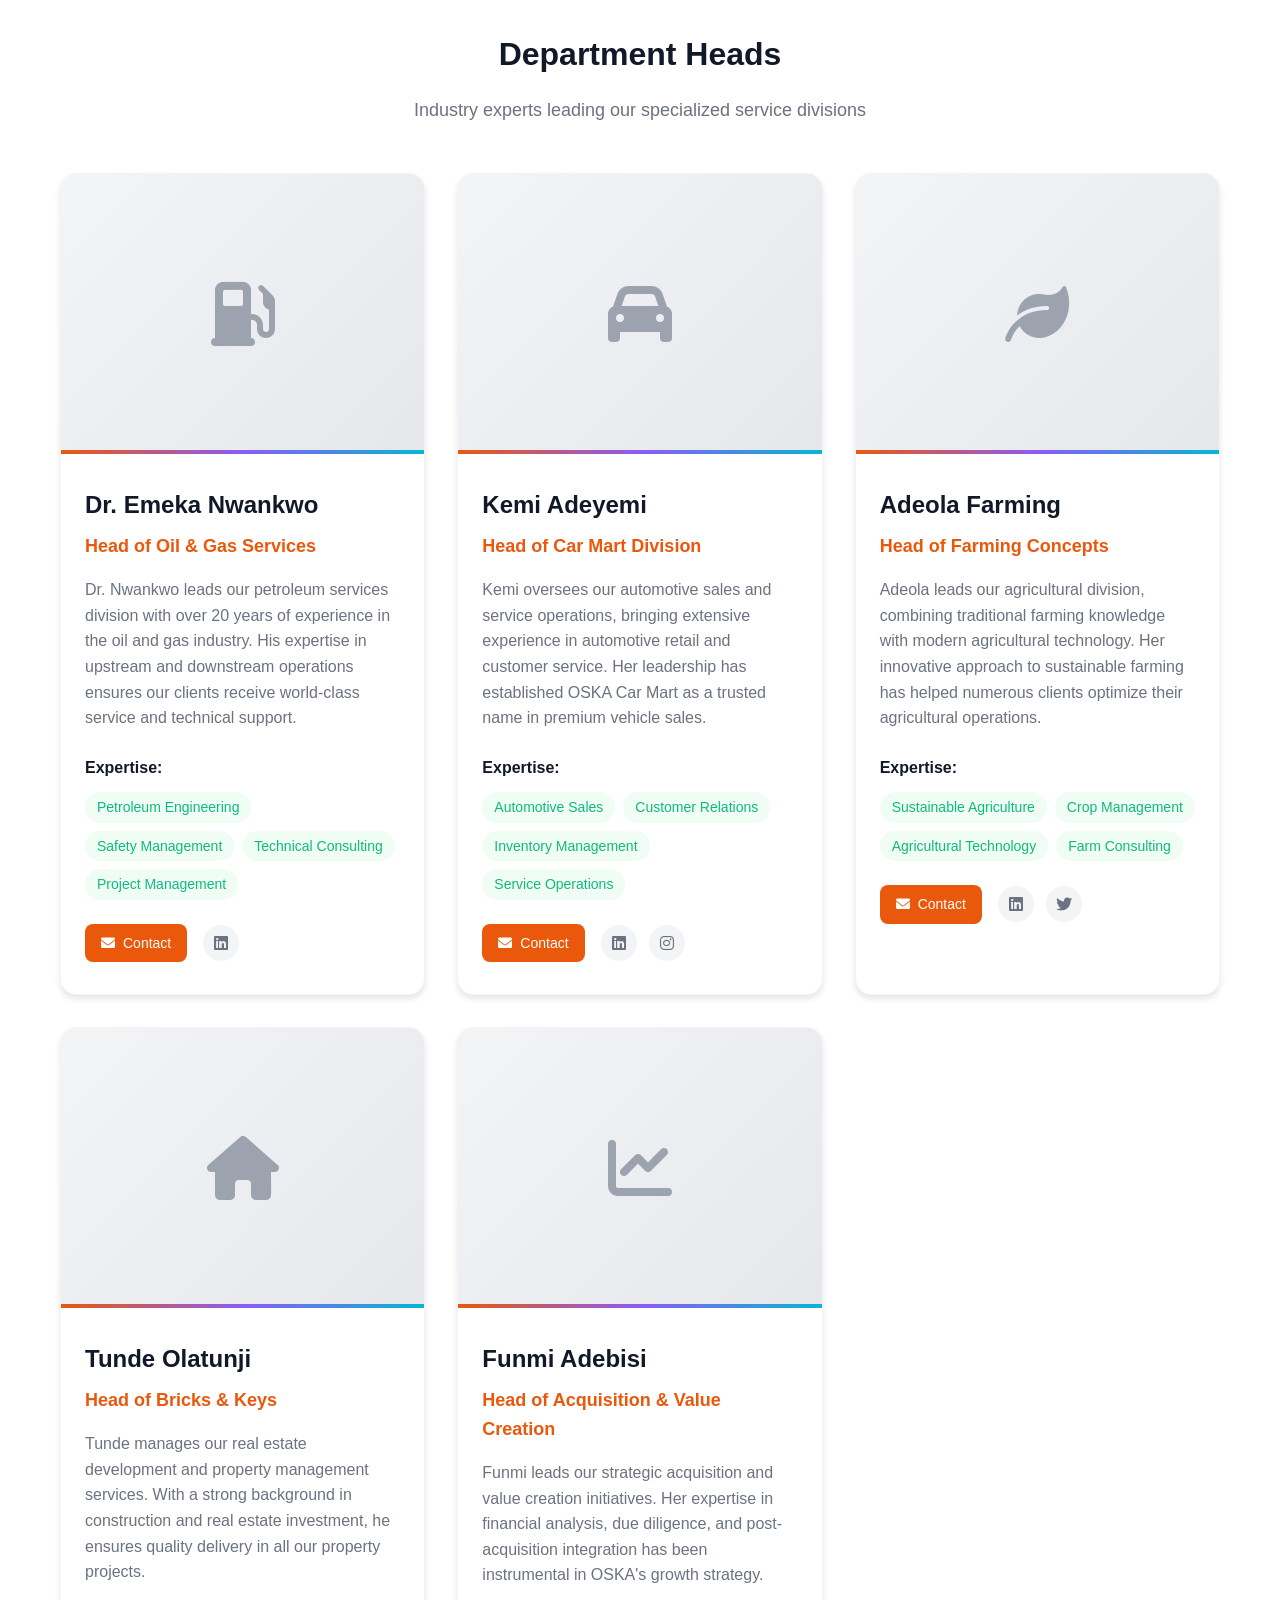
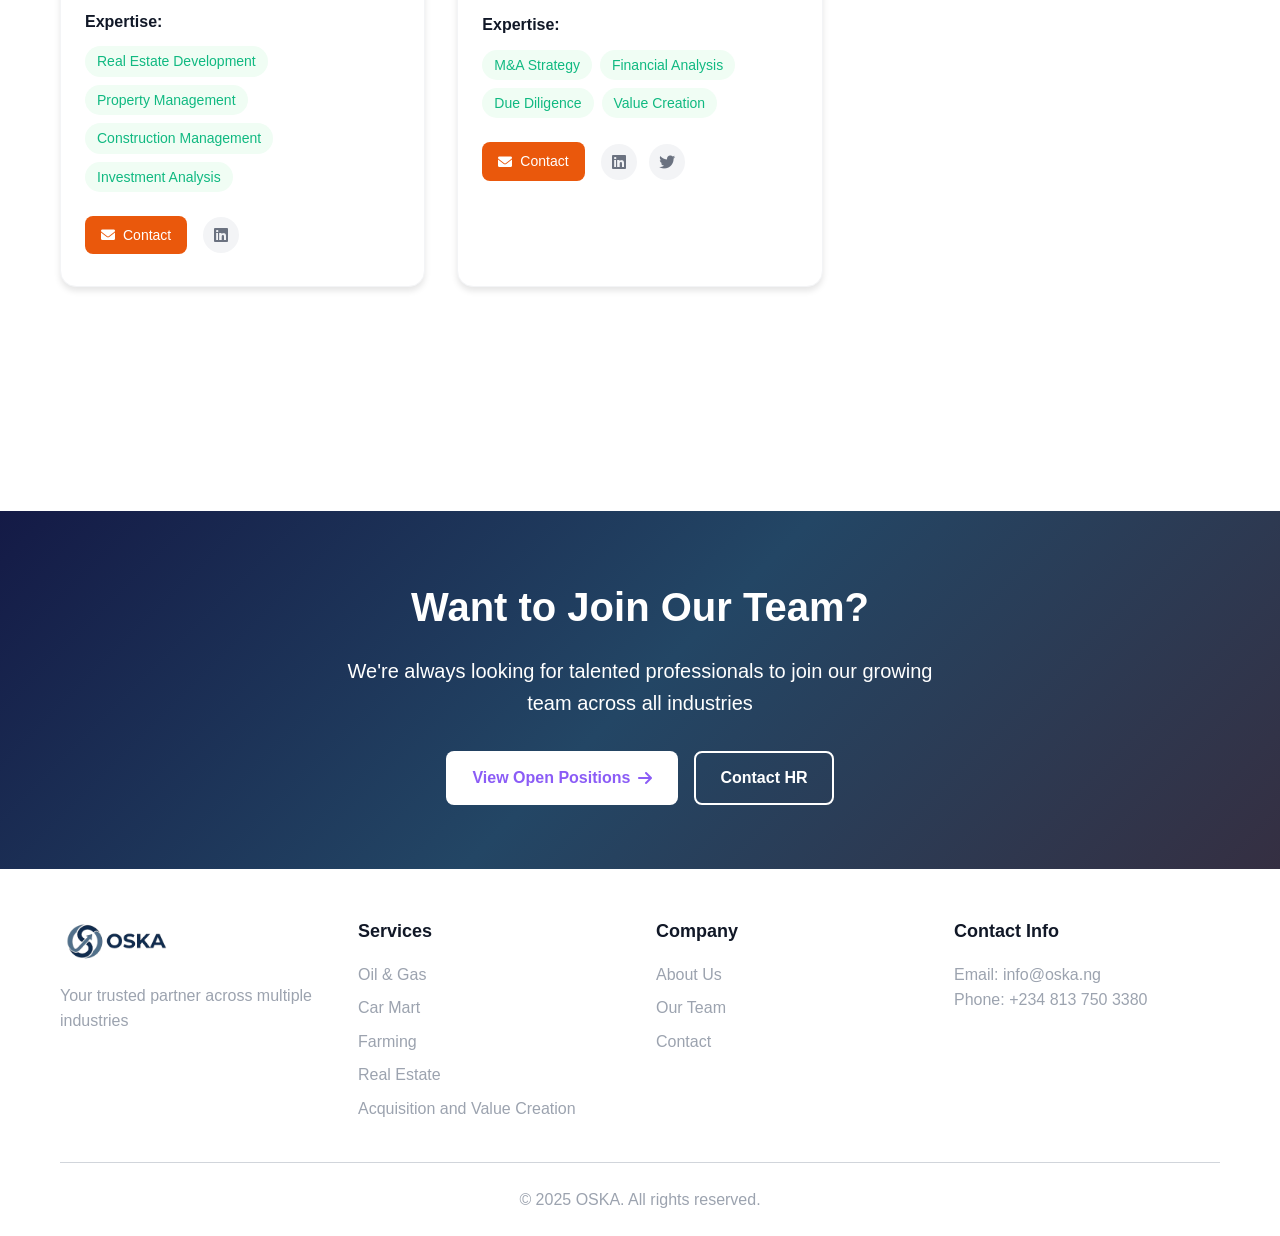
<file: test3.html>
<!DOCTYPE html>
<html lang="en">
<head>
    <meta charset="UTF-8">
    <meta name="viewport" content="width=device-width, initial-scale=1.0">
    <title>Our Team - OSKA Leadership & Professionals</title>
    <link rel="stylesheet" href="styles.css">
    <link href="https://cdnjs.cloudflare.com/ajax/libs/font-awesome/6.0.0/css/all.min.css" rel="stylesheet">
    <style>
        /* Team-specific styles */
        .team-hero {
            background: linear-gradient(135deg, #8b5cf6, #ec4899, #06b6d4);
        }
        
        .team-grid {
            display: grid;
            grid-template-columns: repeat(auto-fit, minmax(350px, 1fr));
            gap: 32px;
            margin-top: 48px;
        }
        
        .team-card {
            background: white;
            border-radius: 16px;
            overflow: hidden;
            box-shadow: 0 4px 6px rgba(0, 0, 0, 0.1);
            transition: all 0.3s;
            border: 1px solid #f3f4f6;
        }
        
        .team-card:hover {
            transform: translateY(-8px);
            box-shadow: 0 20px 25px rgba(0, 0, 0, 0.15);
        }
        
        .team-photo {
            width: 100%;
            height: 280px;
            background: linear-gradient(135deg, #f3f4f6, #e5e7eb);
            display: flex;
            align-items: center;
            justify-content: center;
            position: relative;
            overflow: hidden;
        }
        
        .team-photo i {
            font-size: 4rem;
            color: #9ca3af;
        }
        
        .team-photo::after {
            content: "";
            position: absolute;
            bottom: 0;
            left: 0;
            right: 0;
            height: 4px;
            background: linear-gradient(90deg, #ea580c, #8b5cf6, #06b6d4);
        }
        
        .team-info {
            padding: 32px 24px;
        }
        
        .team-name {
            font-size: 1.5rem;
            font-weight: bold;
            color: #111827;
            margin-bottom: 8px;
        }
        
        .team-title {
            font-size: 1.125rem;
            color: #ea580c;
            font-weight: 600;
            margin-bottom: 16px;
        }
        
        .team-bio {
            color: #6b7280;
            line-height: 1.6;
            margin-bottom: 24px;
        }
        
        .team-expertise {
            margin-bottom: 24px;
        }
        
        .team-expertise h4 {
            font-size: 1rem;
            font-weight: 600;
            color: #111827;
            margin-bottom: 12px;
        }
        
        .expertise-tags {
            display: flex;
            flex-wrap: wrap;
            gap: 8px;
        }
        
        .expertise-tag {
            background: #f0fdf4;
            color: #10b981;
            padding: 4px 12px;
            border-radius: 20px;
            font-size: 0.875rem;
            font-weight: 500;
        }
        
        .team-contact {
            display: flex;
            gap: 16px;
            align-items: center;
        }
        
        .contact-btn {
            display: inline-flex;
            align-items: center;
            gap: 8px;
            padding: 8px 16px;
            background: #ea580c;
            color: white;
            text-decoration: none;
            border-radius: 8px;
            font-size: 0.875rem;
            font-weight: 500;
            transition: all 0.3s;
        }
        
        .contact-btn:hover {
            background: #dc2626;
            transform: translateY(-1px);
        }
        
        .social-links {
            display: flex;
            gap: 12px;
        }
        
        .social-link {
            width: 36px;
            height: 36px;
            border-radius: 50%;
            background: #f3f4f6;
            display: flex;
            align-items: center;
            justify-content: center;
            color: #6b7280;
            text-decoration: none;
            transition: all 0.3s;
        }
        
        .social-link:hover {
            background: #ea580c;
            color: white;
        }
        
        .leadership-section {
            margin-bottom: 80px;
        }
        
        .department-section {
            margin-bottom: 64px;
        }
        
        .department-title {
            font-size: 2rem;
            font-weight: bold;
            color: #111827;
            margin-bottom: 16px;
            text-align: center;
        }
        
        .department-subtitle {
            font-size: 1.125rem;
            color: #6b7280;
            text-align: center;
            margin-bottom: 48px;
            max-width: 600px;
            margin-left: auto;
            margin-right: auto;
        }
        
        @media (max-width: 768px) {
            .team-grid {
                grid-template-columns: 1fr;
                gap: 24px;
            }
            
            .team-info {
                padding: 24px 20px;
            }
            
            .team-contact {
                flex-direction: column;
                align-items: flex-start;
                gap: 12px;
            }
        }
    </style>
</head>
<body>
    <!-- Navigation -->
    <nav class="navbar">
        <div class="nav-container">
            <div class="nav-brand">
                <a href="index.html" class="brand-link">
                    <img src="assets/oska-logo.png" alt="OSKA Logo" class="logo-img">
                </a>
            </div>
            <div class="nav-menu" id="nav-menu">
                <a href="index.html" class="nav-link">Home</a>
                <a href="about.html" class="nav-link">About</a>
                <div class="nav-dropdown">
                    <a href="#" class="nav-link dropdown-toggle">Services <i class="fas fa-chevron-down"></i></a>
                    <div class="dropdown-menu">
                        <a href="services/oil-gas.html" class="dropdown-item">Oil & Gas Services</a>
                        <a href="services/car-mart.html" class="dropdown-item">Car Mart</a>
                        <a href="services/farming.html" class="dropdown-item">Farming Concepts</a>
                        <a href="services/bricks-keys.html" class="dropdown-item">Bricks & Keys</a>
                        <a href="services/acquisition.html" class="dropdown-item">Acquisition & Value Creation</a>
                    </div>
                </div>
                <a href="team.html" class="nav-link active">Team</a>
                <a href="contact.html" class="nav-link">Contact</a>
            </div>
            <div class="nav-toggle" id="nav-toggle">
                <span class="bar"></span>
                <span class="bar"></span>
                <span class="bar"></span>
            </div>
        </div>
    </nav>

    <!-- Hero Section -->
    <section class="hero team-hero">
        <div class="container">
            <div class="hero-content">
                <h1 class="hero-title">
                    Meet Our <span class="highlight">Team</span>
                </h1>
                <p class="hero-subtitle">
                    The experienced professionals driving OSKA's success across multiple industries. 
                    Our diverse team brings together decades of expertise and innovation.
                </p>
            </div>
        </div>
    </section>

    <!-- Leadership Section -->
    <section class="section leadership-section">
        <div class="container">
            <div class="department-section">
                <h2 class="department-title">Executive Leadership</h2>
                <p class="department-subtitle">
                    Our executive team provides strategic direction and leadership across all OSKA operations
                </p>
                
                <div class="team-grid">
                    <div class="team-card">
                        <div class="team-photo">
                            <i class="fas fa-user-tie"></i>
                        </div>
                        <div class="team-info">
                            <h3 class="team-name">Olumide Adebayo</h3>
                            <p class="team-title">Chief Executive Officer & Founder</p>
                            <p class="team-bio">
                                With over 15 years of experience in multi-industry business development, Olumide founded OSKA with a vision to create sustainable value across diverse sectors. His strategic leadership has driven the company's expansion into oil & gas, automotive, agriculture, and real estate.
                            </p>
                            <div class="team-expertise">
                                <h4>Expertise:</h4>
                                <div class="expertise-tags">
                                    <span class="expertise-tag">Strategic Planning</span>
                                    <span class="expertise-tag">Business Development</span>
                                    <span class="expertise-tag">Leadership</span>
                                    <span class="expertise-tag">M&A</span>
                                </div>
                            </div>
                            <div class="team-contact">
                                <a href="mailto:ceo@oska.ng" class="contact-btn">
                                    <i class="fas fa-envelope"></i>
                                    Contact
                                </a>
                                <div class="social-links">
                                    <a href="#" class="social-link"><i class="fab fa-linkedin"></i></a>
                                    <a href="#" class="social-link"><i class="fab fa-twitter"></i></a>
                                </div>
                            </div>
                        </div>
                    </div>

                    <div class="team-card">
                        <div class="team-photo">
                            <i class="fas fa-user-tie"></i>
                        </div>
                        <div class="team-info">
                            <h3 class="team-name">Sarah Okonkwo</h3>
                            <p class="team-title">Chief Operating Officer</p>
                            <p class="team-bio">
                                Sarah brings exceptional operational expertise to OSKA, overseeing day-to-day operations across all business units. Her background in process optimization and team management ensures efficient delivery of services across our diverse portfolio.
                            </p>
                            <div class="team-expertise">
                                <h4>Expertise:</h4>
                                <div class="expertise-tags">
                                    <span class="expertise-tag">Operations Management</span>
                                    <span class="expertise-tag">Process Optimization</span>
                                    <span class="expertise-tag">Team Leadership</span>
                                    <span class="expertise-tag">Quality Assurance</span>
                                </div>
                            </div>
                            <div class="team-contact">
                                <a href="mailto:coo@oska.ng" class="contact-btn">
                                    <i class="fas fa-envelope"></i>
                                    Contact
                                </a>
                                <div class="social-links">
                                    <a href="#" class="social-link"><i class="fab fa-linkedin"></i></a>
                                    <a href="#" class="social-link"><i class="fab fa-twitter"></i></a>
                                </div>
                            </div>
                        </div>
                    </div>
                </div>
            </div>

            <!-- Department Heads -->
            <div class="department-section">
                <h2 class="department-title">Department Heads</h2>
                <p class="department-subtitle">
                    Industry experts leading our specialized service divisions
                </p>
                
                <div class="team-grid">
                    <div class="team-card">
                        <div class="team-photo">
                            <i class="fas fa-gas-pump"></i>
                        </div>
                        <div class="team-info">
                            <h3 class="team-name">Dr. Emeka Nwankwo</h3>
                            <p class="team-title">Head of Oil & Gas Services</p>
                            <p class="team-bio">
                                Dr. Nwankwo leads our petroleum services division with over 20 years of experience in the oil and gas industry. His expertise in upstream and downstream operations ensures our clients receive world-class service and technical support.
                            </p>
                            <div class="team-expertise">
                                <h4>Expertise:</h4>
                                <div class="expertise-tags">
                                    <span class="expertise-tag">Petroleum Engineering</span>
                                    <span class="expertise-tag">Safety Management</span>
                                    <span class="expertise-tag">Technical Consulting</span>
                                    <span class="expertise-tag">Project Management</span>
                                </div>
                            </div>
                            <div class="team-contact">
                                <a href="mailto:oilgas@oska.ng" class="contact-btn">
                                    <i class="fas fa-envelope"></i>
                                    Contact
                                </a>
                                <div class="social-links">
                                    <a href="#" class="social-link"><i class="fab fa-linkedin"></i></a>
                                </div>
                            </div>
                        </div>
                    </div>

                    <div class="team-card">
                        <div class="team-photo">
                            <i class="fas fa-car"></i>
                        </div>
                        <div class="team-info">
                            <h3 class="team-name">Kemi Adeyemi</h3>
                            <p class="team-title">Head of Car Mart Division</p>
                            <p class="team-bio">
                                Kemi oversees our automotive sales and service operations, bringing extensive experience in automotive retail and customer service. Her leadership has established OSKA Car Mart as a trusted name in premium vehicle sales.
                            </p>
                            <div class="team-expertise">
                                <h4>Expertise:</h4>
                                <div class="expertise-tags">
                                    <span class="expertise-tag">Automotive Sales</span>
                                    <span class="expertise-tag">Customer Relations</span>
                                    <span class="expertise-tag">Inventory Management</span>
                                    <span class="expertise-tag">Service Operations</span>
                                </div>
                            </div>
                            <div class="team-contact">
                                <a href="mailto:carmart@oska.ng" class="contact-btn">
                                    <i class="fas fa-envelope"></i>
                                    Contact
                                </a>
                                <div class="social-links">
                                    <a href="#" class="social-link"><i class="fab fa-linkedin"></i></a>
                                    <a href="#" class="social-link"><i class="fab fa-instagram"></i></a>
                                </div>
                            </div>
                        </div>
                    </div>

                    <div class="team-card">
                        <div class="team-photo">
                            <i class="fas fa-leaf"></i>
                        </div>
                        <div class="team-info">
                            <h3 class="team-name">Adeola Farming</h3>
                            <p class="team-title">Head of Farming Concepts</p>
                            <p class="team-bio">
                                Adeola leads our agricultural division, combining traditional farming knowledge with modern agricultural technology. Her innovative approach to sustainable farming has helped numerous clients optimize their agricultural operations.
                            </p>
                            <div class="team-expertise">
                                <h4>Expertise:</h4>
                                <div class="expertise-tags">
                                    <span class="expertise-tag">Sustainable Agriculture</span>
                                    <span class="expertise-tag">Crop Management</span>
                                    <span class="expertise-tag">Agricultural Technology</span>
                                    <span class="expertise-tag">Farm Consulting</span>
                                </div>
                            </div>
                            <div class="team-contact">
                                <a href="mailto:farming@oska.ng" class="contact-btn">
                                    <i class="fas fa-envelope"></i>
                                    Contact
                                </a>
                                <div class="social-links">
                                    <a href="#" class="social-link"><i class="fab fa-linkedin"></i></a>
                                    <a href="#" class="social-link"><i class="fab fa-twitter"></i></a>
                                </div>
                            </div>
                        </div>
                    </div>

                    <div class="team-card">
                        <div class="team-photo">
                            <i class="fas fa-home"></i>
                        </div>
                        <div class="team-info">
                            <h3 class="team-name">Tunde Olatunji</h3>
                            <p class="team-title">Head of Bricks & Keys</p>
                            <p class="team-bio">
                                Tunde manages our real estate development and property management services. With a strong background in construction and real estate investment, he ensures quality delivery in all our property projects.
                            </p>
                            <div class="team-expertise">
                                <h4>Expertise:</h4>
                                <div class="expertise-tags">
                                    <span class="expertise-tag">Real Estate Development</span>
                                    <span class="expertise-tag">Property Management</span>
                                    <span class="expertise-tag">Construction Management</span>
                                    <span class="expertise-tag">Investment Analysis</span>
                                </div>
                            </div>
                            <div class="team-contact">
                                <a href="mailto:realestate@oska.ng" class="contact-btn">
                                    <i class="fas fa-envelope"></i>
                                    Contact
                                </a>
                                <div class="social-links">
                                    <a href="#" class="social-link"><i class="fab fa-linkedin"></i></a>
                                </div>
                            </div>
                        </div>
                    </div>

                    <div class="team-card">
                        <div class="team-photo">
                            <i class="fas fa-chart-line"></i>
                        </div>
                        <div class="team-info">
                            <h3 class="team-name">Funmi Adebisi</h3>
                            <p class="team-title">Head of Acquisition & Value Creation</p>
                            <p class="team-bio">
                                Funmi leads our strategic acquisition and value creation initiatives. Her expertise in financial analysis, due diligence, and post-acquisition integration has been instrumental in OSKA's growth strategy.
                            </p>
                            <div class="team-expertise">
                                <h4>Expertise:</h4>
                                <div class="expertise-tags">
                                    <span class="expertise-tag">M&A Strategy</span>
                                    <span class="expertise-tag">Financial Analysis</span>
                                    <span class="expertise-tag">Due Diligence</span>
                                    <span class="expertise-tag">Value Creation</span>
                                </div>
                            </div>
                            <div class="team-contact">
                                <a href="mailto:acquisition@oska.ng" class="contact-btn">
                                    <i class="fas fa-envelope"></i>
                                    Contact
                                </a>
                                <div class="social-links">
                                    <a href="#" class="social-link"><i class="fab fa-linkedin"></i></a>
                                    <a href="#" class="social-link"><i class="fab fa-twitter"></i></a>
                                </div>
                            </div>
                        </div>
                    </div>
                </div>
            </div>
        </div>
    </section>

    <!-- CTA Section -->
    <section class="cta-section bg-purple-gradient">
        <div class="container">
            <div class="cta-content">
                <h2>Want to Join Our Team?</h2>
                <p>
                    We're always looking for talented professionals to join our growing team across all industries
                </p>
                <div style="display: flex; gap: 16px; justify-content: center; flex-wrap: wrap;">
                    <a href="contact.html" class="btn btn-white">
                        View Open Positions
                        <i class="fas fa-arrow-right"></i>
                    </a>
                    <a href="contact.html" class="btn btn-outline">
                        Contact HR
                    </a>
                </div>
            </div>
        </div>
    </section>

    <!-- Footer -->
    <footer class="footer">
        <div class="container">
            <div class="footer-content">
                <div class="footer-section">
                    <div class="footer-brand">
                        <img src="assets/oska-logo.png" alt="OSKA Logo" class="logo-img">
                    </div>
                    <p>Your trusted partner across multiple industries</p>
                </div>
                <div class="footer-section">
                    <h3>Services</h3>
                    <ul>
                        <li><a href="services/oil-gas.html">Oil & Gas</a></li>
                        <li><a href="services/car-mart.html">Car Mart</a></li>
                        <li><a href="services/farming.html">Farming</a></li>
                        <li><a href="services/bricks-keys.html">Real Estate</a></li>
                        <li><a href="services/acquisition.html">Acquisition and Value Creation</a></li>
                    </ul>
                </div>
                <div class="footer-section">
                    <h3>Company</h3>
                    <ul>
                        <li><a href="about.html">About Us</a></li>
                        <li><a href="team.html">Our Team</a></li>
                        <li><a href="contact.html">Contact</a></li>
                    </ul>
                </div>
                <div class="footer-section">
                    <h3>Contact Info</h3>
                    <p>
                        Email: info@oska.ng<br>
                        Phone: +234 813 750 3380
                    </p>
                </div>
            </div>
            <div class="footer-bottom">
                <p>&copy; 2025 OSKA. All rights reserved.</p>
            </div>
        </div>
    </footer>

    <script src="script.js"></script>
</body>
</html>
</file>
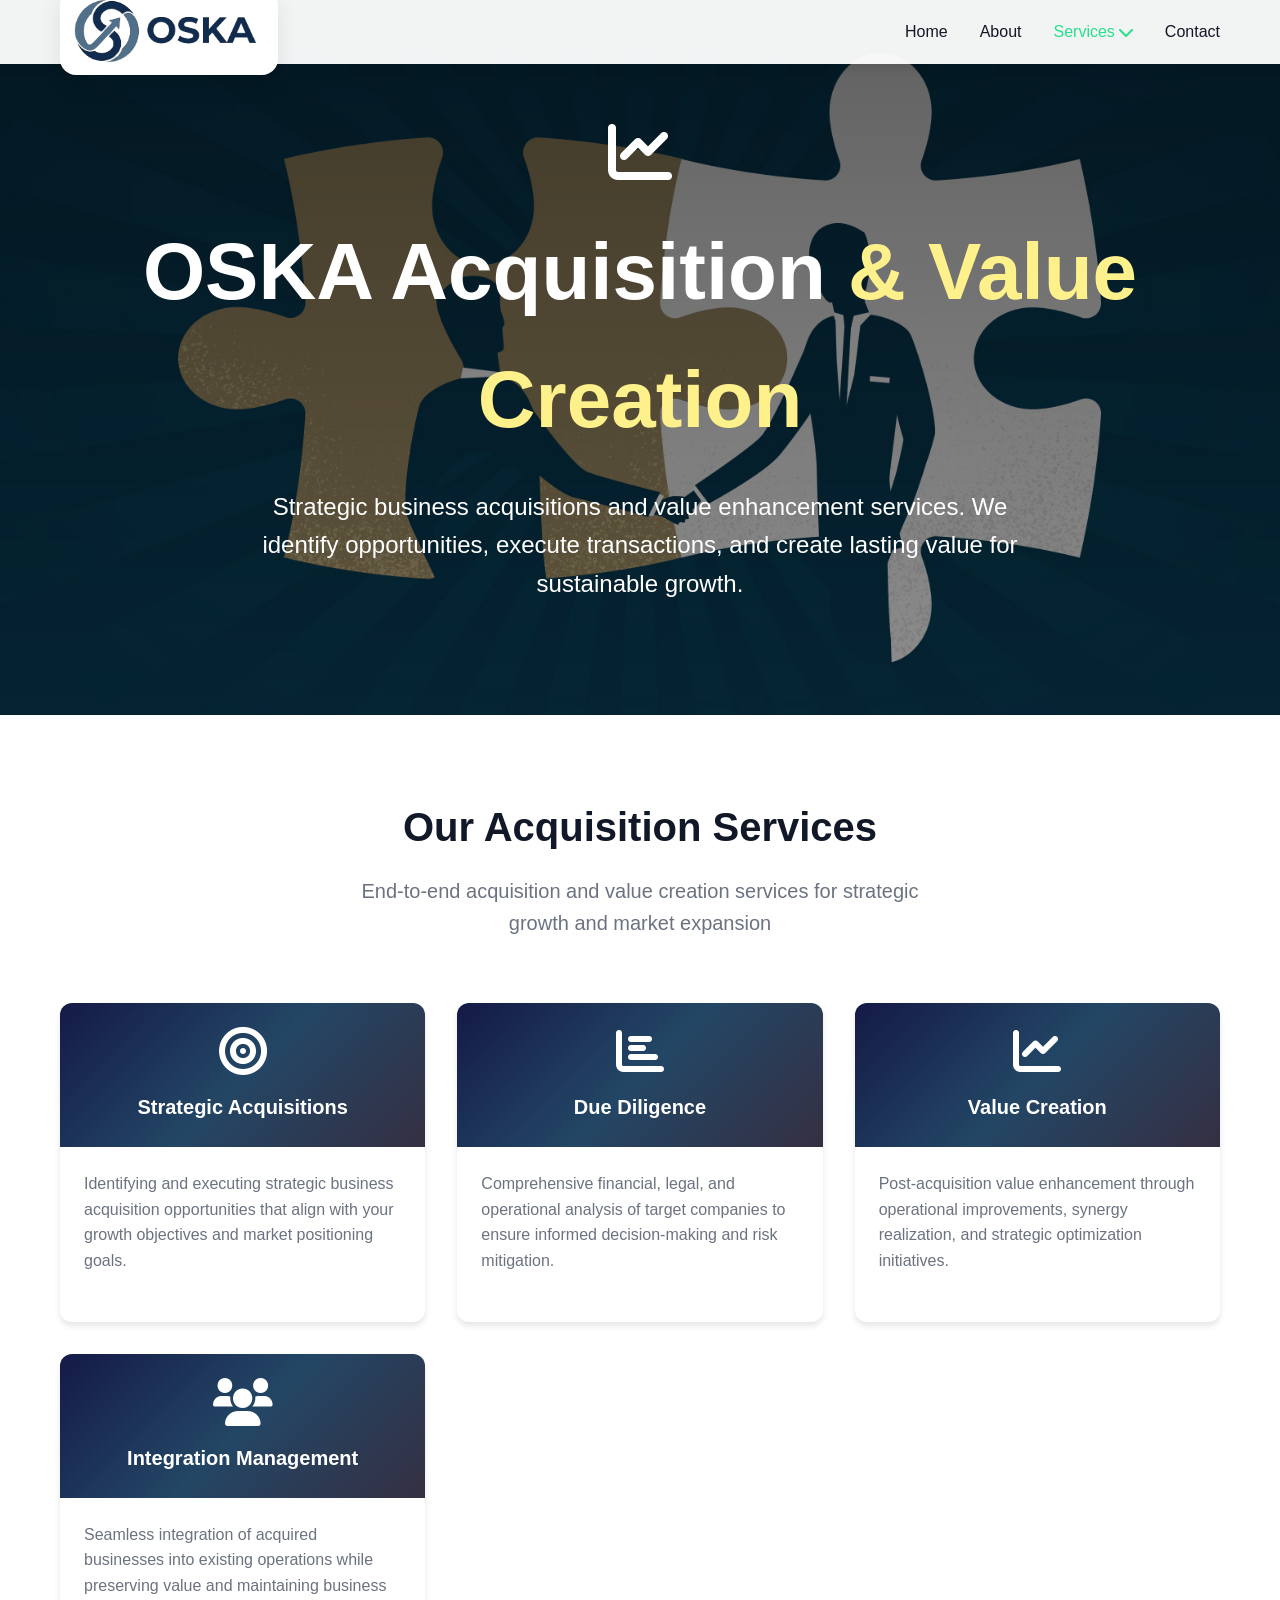
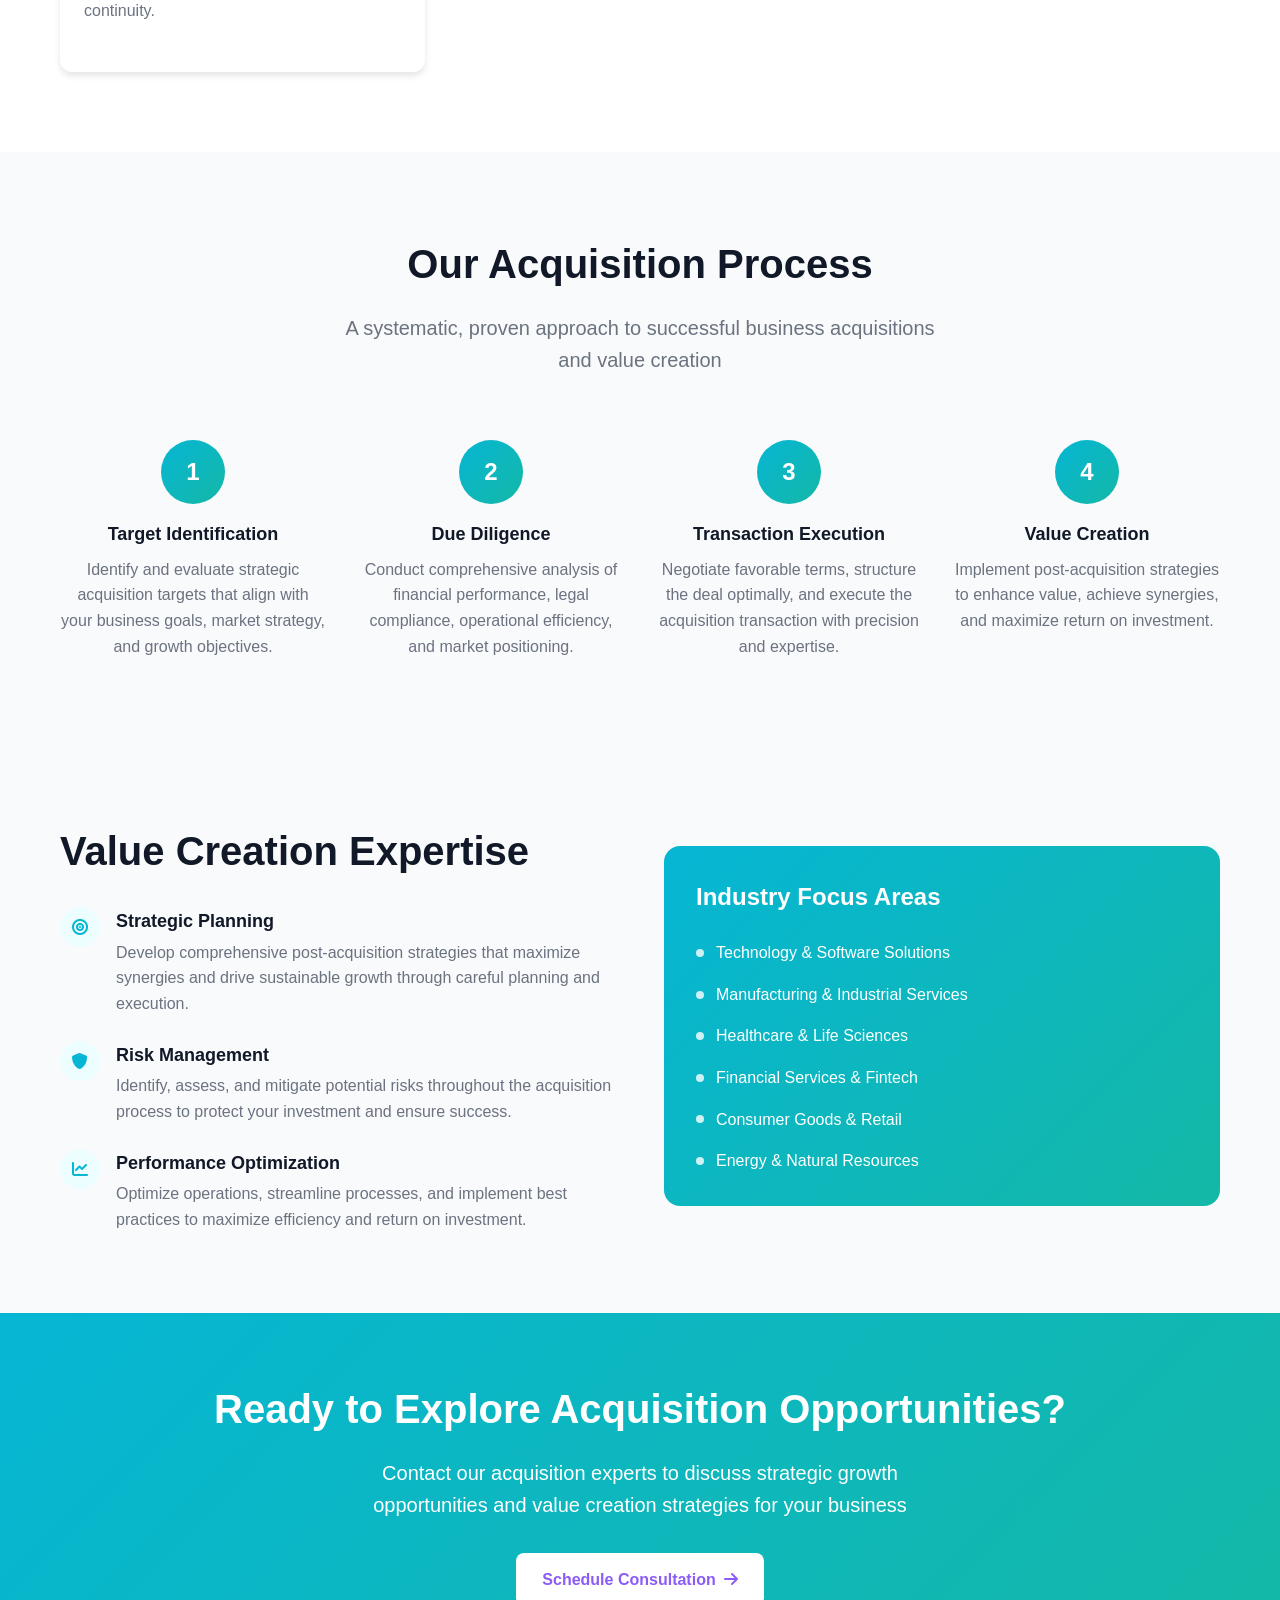
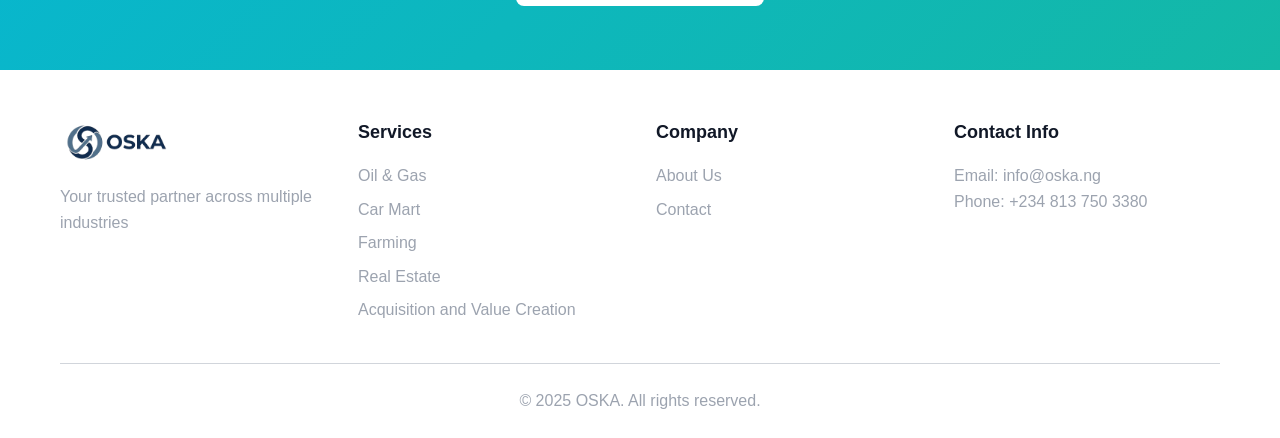
<file: Services/acquisition.html>
<!doctype html>
<html lang="en">
  <head>
    <meta charset="UTF-8" />
    <meta name="viewport" content="width=device-width, initial-scale=1.0" />
    <title>OSKA Acquisition & Value Creation - Strategic Business Growth</title>
    <link rel="stylesheet" href="../styles.css" />
    <link
      href="https://cdnjs.cloudflare.com/ajax/libs/font-awesome/6.0.0/css/all.min.css"
      rel="stylesheet"
    />
  </head>
  <body>
    <!-- Navigation -->
    <nav class="navbar">
      <div class="nav-container">
        <div class="nav-brand">
          <a href="../index.html" class="brand-link">
            <img
              src="../assets/oska-logo.png"
              alt="OSKA Logo"
              class="logo-img"
            />
          </a>
        </div>
        <div class="nav-menu" id="nav-menu">
          <a href="../index.html" class="nav-link">Home</a>
          <a href="../about.html" class="nav-link">About</a>
          <div class="nav-dropdown">
            <a href="#" class="nav-link dropdown-toggle active"
              >Services <i class="fas fa-chevron-down"></i
            ></a>
            <div class="dropdown-menu">
              <a href="oil-gas.html" class="dropdown-item"
                >Oil & Gas Services</a
              >
              <a href="car-mart.html" class="dropdown-item">Car Mart</a>
              <a href="farming.html" class="dropdown-item">Farming Concepts</a>
              <a href="bricks-keys.html" class="dropdown-item">Bricks & Keys</a>
              <a href="acquisition.html" class="dropdown-item"
                >Acquisition & Value Creation</a
              >
            </div>
          </div>
          <a href="../contact.html" class="nav-link">Contact</a>
        </div>
        <div class="nav-toggle" id="nav-toggle">
          <span class="bar"></span>
          <span class="bar"></span>
          <span class="bar"></span>
        </div>
      </div>
    </nav>

    <!-- Hero Section -->
    <section class="hero hero-acquisition">
      <div class="container">
        <div class="hero-content">
          <i
            class="fas fa-chart-line"
            style="font-size: 4rem; margin-bottom: 24px"
          ></i>
          <h1 class="hero-title">
            OSKA Acquisition <span class="highlight">& Value Creation</span>
          </h1>
          <p class="hero-subtitle">
            Strategic business acquisitions and value enhancement services. We
            identify opportunities, execute transactions, and create lasting
            value for sustainable growth.
          </p>
        </div>
      </div>
    </section>

    <!-- Services Section -->
    <section class="section">
      <div class="container">
        <div class="section-header">
          <h2 class="section-title">Our Acquisition Services</h2>
          <p class="section-subtitle">
            End-to-end acquisition and value creation services for strategic
            growth and market expansion
          </p>
        </div>
        <div class="services-grid">
          <div class="service-card">
            <div class="service-header bg-plain">
              <i class="fas fa-bullseye"></i>
              <h3>Strategic Acquisitions</h3>
            </div>
            <div class="service-content">
              <p>
                Identifying and executing strategic business acquisition
                opportunities that align with your growth objectives and market
                positioning goals.
              </p>
            </div>
          </div>

          <div class="service-card">
            <div class="service-header bg-plain">
              <i class="fas fa-chart-bar"></i>
              <h3>Due Diligence</h3>
            </div>
            <div class="service-content">
              <p>
                Comprehensive financial, legal, and operational analysis of
                target companies to ensure informed decision-making and risk
                mitigation.
              </p>
            </div>
          </div>

          <div class="service-card">
            <div class="service-header bg-plain">
              <i class="fas fa-chart-line"></i>
              <h3>Value Creation</h3>
            </div>
            <div class="service-content">
              <p>
                Post-acquisition value enhancement through operational
                improvements, synergy realization, and strategic optimization
                initiatives.
              </p>
            </div>
          </div>

          <div class="service-card">
            <div class="service-header bg-plain">
              <i class="fas fa-users"></i>
              <h3>Integration Management</h3>
            </div>
            <div class="service-content">
              <p>
                Seamless integration of acquired businesses into existing
                operations while preserving value and maintaining business
                continuity.
              </p>
            </div>
          </div>
        </div>
      </div>
    </section>

    <!-- Process Section -->
    <section class="process-section">
      <div class="container">
        <div class="section-header">
          <h2 class="section-title">Our Acquisition Process</h2>
          <p class="section-subtitle">
            A systematic, proven approach to successful business acquisitions
            and value creation
          </p>
        </div>
        <div class="process-grid">
          <div class="process-step">
            <div class="process-number">1</div>
            <h3>Target Identification</h3>
            <p>
              Identify and evaluate strategic acquisition targets that align
              with your business goals, market strategy, and growth objectives.
            </p>
          </div>
          <div class="process-step">
            <div class="process-number">2</div>
            <h3>Due Diligence</h3>
            <p>
              Conduct comprehensive analysis of financial performance, legal
              compliance, operational efficiency, and market positioning.
            </p>
          </div>
          <div class="process-step">
            <div class="process-number">3</div>
            <h3>Transaction Execution</h3>
            <p>
              Negotiate favorable terms, structure the deal optimally, and
              execute the acquisition transaction with precision and expertise.
            </p>
          </div>
          <div class="process-step">
            <div class="process-number">4</div>
            <h3>Value Creation</h3>
            <p>
              Implement post-acquisition strategies to enhance value, achieve
              synergies, and maximize return on investment.
            </p>
          </div>
        </div>
      </div>
    </section>

    <!-- Features Section -->
    <section class="features-section">
      <div class="container">
        <div class="features-grid">
          <div>
            <h2
              class="section-title"
              style="text-align: left; margin-bottom: 24px"
            >
              Value Creation Expertise
            </h2>
            <div class="feature-list">
              <div class="feature-item">
                <div
                  class="feature-icon"
                  style="background: #ecfeff; color: #06b6d4"
                >
                  <i class="fas fa-bullseye"></i>
                </div>
                <div class="feature-content">
                  <h3>Strategic Planning</h3>
                  <p>
                    Develop comprehensive post-acquisition strategies that
                    maximize synergies and drive sustainable growth through
                    careful planning and execution.
                  </p>
                </div>
              </div>
              <div class="feature-item">
                <div
                  class="feature-icon"
                  style="background: #ecfeff; color: #06b6d4"
                >
                  <i class="fas fa-shield-alt"></i>
                </div>
                <div class="feature-content">
                  <h3>Risk Management</h3>
                  <p>
                    Identify, assess, and mitigate potential risks throughout
                    the acquisition process to protect your investment and
                    ensure success.
                  </p>
                </div>
              </div>
              <div class="feature-item">
                <div
                  class="feature-icon"
                  style="background: #ecfeff; color: #06b6d4"
                >
                  <i class="fas fa-chart-line"></i>
                </div>
                <div class="feature-content">
                  <h3>Performance Optimization</h3>
                  <p>
                    Optimize operations, streamline processes, and implement
                    best practices to maximize efficiency and return on
                    investment.
                  </p>
                </div>
              </div>
            </div>
          </div>
          <div
            class="feature-highlight"
            style="background: linear-gradient(135deg, #06b6d4, #14b8a6)"
          >
            <h3>Industry Focus Areas</h3>
            <ul class="highlight-list">
              <li class="highlight-item">
                <div class="highlight-bullet"></div>
                Technology & Software Solutions
              </li>
              <li class="highlight-item">
                <div class="highlight-bullet"></div>
                Manufacturing & Industrial Services
              </li>
              <li class="highlight-item">
                <div class="highlight-bullet"></div>
                Healthcare & Life Sciences
              </li>
              <li class="highlight-item">
                <div class="highlight-bullet"></div>
                Financial Services & Fintech
              </li>
              <li class="highlight-item">
                <div class="highlight-bullet"></div>
                Consumer Goods & Retail
              </li>
              <li class="highlight-item">
                <div class="highlight-bullet"></div>
                Energy & Natural Resources
              </li>
            </ul>
          </div>
        </div>
      </div>
    </section>

    <!-- CTA Section -->
    <section
      class="cta-section"
      style="background: linear-gradient(135deg, #06b6d4, #14b8a6)"
    >
      <div class="container">
        <div class="cta-content">
          <h2>Ready to Explore Acquisition Opportunities?</h2>
          <p>
            Contact our acquisition experts to discuss strategic growth
            opportunities and value creation strategies for your business
          </p>
          <a href="../contact.html" class="btn btn-white">
            Schedule Consultation
            <i class="fas fa-arrow-right"></i>
          </a>
        </div>
      </div>
    </section>

    <!-- Footer -->
    <footer class="footer">
      <div class="container">
        <div class="footer-content">
          <div class="footer-section">
            <div class="footer-brand">
              <img
                src="../assets/oska-logo.png"
                alt="OSKA Logo"
                class="logo-img"
              />
            </div>
            <p>Your trusted partner across multiple industries</p>
          </div>
          <div class="footer-section">
            <h3>Services</h3>
            <ul>
              <li><a href="oil-gas.html">Oil & Gas</a></li>
              <li><a href="car-mart.html">Car Mart</a></li>
              <li><a href="farming.html">Farming</a></li>
              <li><a href="bricks-keys.html">Real Estate</a></li>
              <li>
                <a href="acquisition.html">Acquisition and Value Creation</a>
              </li>
            </ul>
          </div>
          <div class="footer-section">
            <h3>Company</h3>
            <ul>
              <li><a href="../about.html">About Us</a></li>
              <li><a href="../contact.html">Contact</a></li>
            </ul>
          </div>
          <div class="footer-section">
            <h3>Contact Info</h3>
            <p>
              Email: info@oska.ng<br />
              Phone: +234 813 750 3380
            </p>
          </div>
        </div>
        <div class="footer-bottom">
          <p>&copy; 2025 OSKA. All rights reserved.</p>
        </div>
      </div>
    </footer>

    <script src="../script.js"></script>
  </body>
</html>
</file>
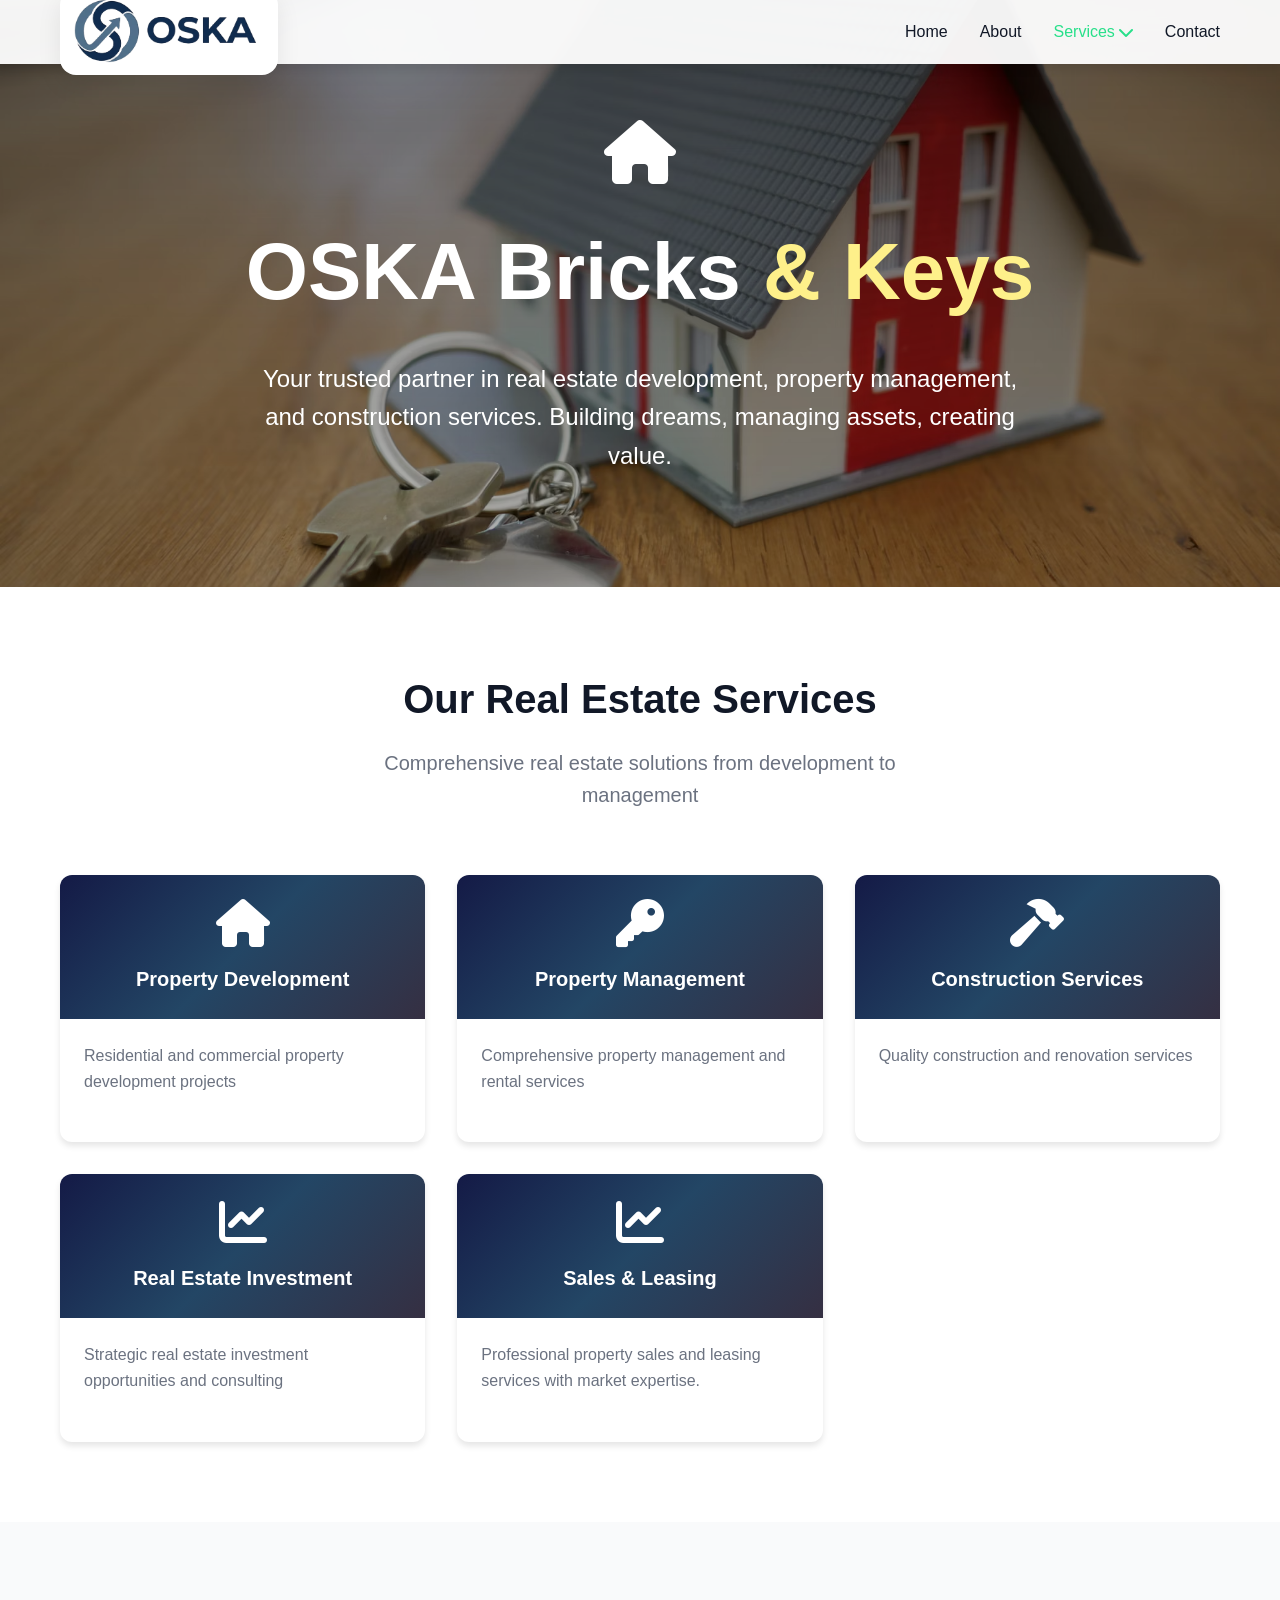
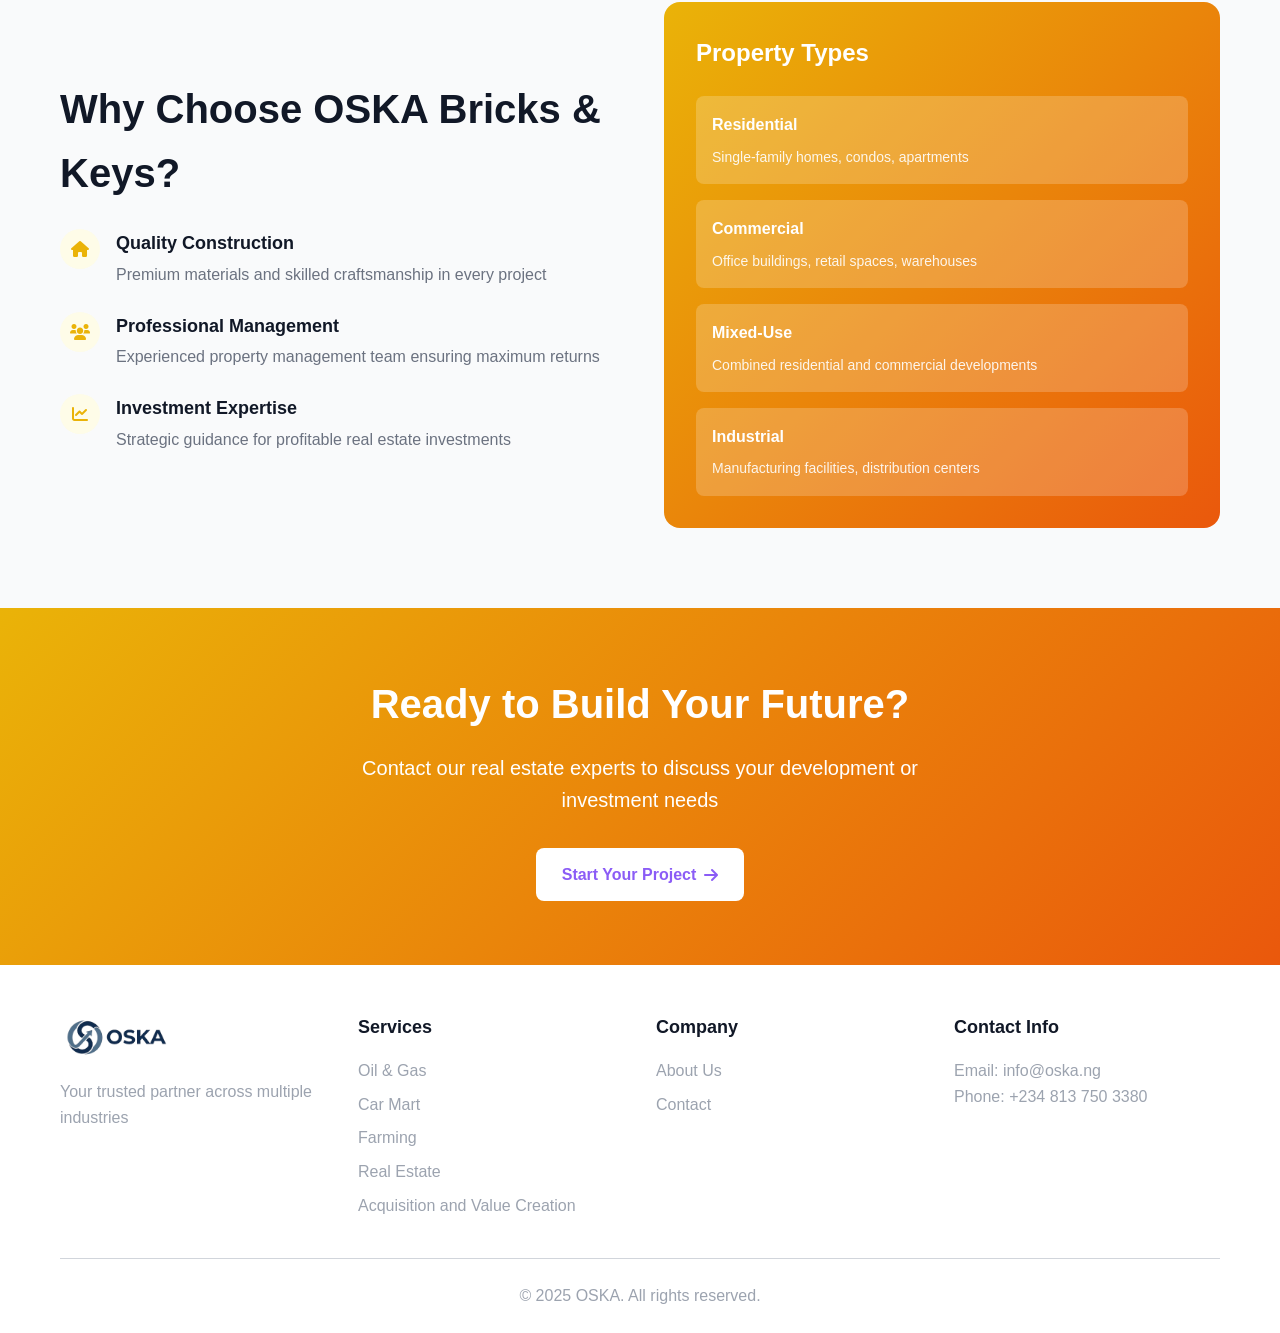
<file: Services/bricks-keys.html>
<!doctype html>
<html lang="en">
  <head>
    <meta charset="UTF-8" />
    <meta name="viewport" content="width=device-width, initial-scale=1.0" />
    <title>OSKA Bricks & Keys - Real Estate Development & Management</title>
    <link rel="stylesheet" href="../styles.css" />
    <link
      href="https://cdnjs.cloudflare.com/ajax/libs/font-awesome/6.0.0/css/all.min.css"
      rel="stylesheet"
    />
  </head>
  <body>
    <!-- Navigation -->
    <nav class="navbar">
      <div class="nav-container">
        <div class="nav-brand">
          <a href="../index.html" class="brand-link">
            <img
              src="../assets/oska-logo.png"
              alt="OSKA Logo"
              class="logo-img"
            />
          </a>
        </div>
        <div class="nav-menu" id="nav-menu">
          <a href="../index.html" class="nav-link">Home</a>
          <a href="../about.html" class="nav-link">About</a>
          <div class="nav-dropdown">
            <a href="#" class="nav-link dropdown-toggle active"
              >Services <i class="fas fa-chevron-down"></i
            ></a>
            <div class="dropdown-menu">
              <a href="oil-gas.html" class="dropdown-item"
                >Oil & Gas Services</a
              >
              <a href="car-mart.html" class="dropdown-item">Car Mart</a>
              <a href="farming.html" class="dropdown-item">Farming Concepts</a>
              <a href="bricks-keys.html" class="dropdown-item">Bricks & Keys</a>
              <a href="acquisition.html" class="dropdown-item"
                >Acquisition & Value Creation</a
              >
            </div>
          </div>
          <a href="../contact.html" class="nav-link">Contact</a>
        </div>
        <div class="nav-toggle" id="nav-toggle">
          <span class="bar"></span>
          <span class="bar"></span>
          <span class="bar"></span>
        </div>
      </div>
    </nav>

    <!-- Hero Section -->
    <section class="hero hero-bricks-keys">
      <div class="container">
        <div class="hero-content">
          <i
            class="fas fa-home"
            style="font-size: 4rem; margin-bottom: 24px"
          ></i>
          <h1 class="hero-title">
            OSKA Bricks <span class="highlight">& Keys</span>
          </h1>
          <p class="hero-subtitle">
            Your trusted partner in real estate development, property
            management, and construction services. Building dreams, managing
            assets, creating value.
          </p>
        </div>
      </div>
    </section>

    <!-- Services Section -->
    <section class="section">
      <div class="container">
        <div class="section-header">
          <h2 class="section-title">Our Real Estate Services</h2>
          <p class="section-subtitle">
            Comprehensive real estate solutions from development to management
          </p>
        </div>
        <div class="services-grid">
          <div class="service-card">
            <div class="service-header bg-plain">
              <i class="fas fa-home"></i>
              <h3>Property Development</h3>
            </div>
            <div class="service-content">
              <p>Residential and commercial property development projects</p>
            </div>
          </div>

          <div class="service-card">
            <div class="service-header bg-plain">
              <i class="fas fa-key"></i>
              <h3>Property Management</h3>
            </div>
            <div class="service-content">
              <p>Comprehensive property management and rental services</p>
            </div>
          </div>

          <div class="service-card">
            <div class="service-header bg-plain">
              <i class="fas fa-hammer"></i>
              <h3>Construction Services</h3>
            </div>
            <div class="service-content">
              <p>Quality construction and renovation services</p>
            </div>
          </div>

          <div class="service-card">
            <div class="service-header bg-plain">
              <i class="fas fa-chart-line"></i>
              <h3>Real Estate Investment</h3>
            </div>
            <div class="service-content">
              <p>
                Strategic real estate investment opportunities and consulting
              </p>
            </div>
          </div>
          <div class="service-card">
            <div class="service-header bg-plain">
              <i class="fas fa-chart-line"></i>
              <h3>Sales & Leasing</h3>
            </div>
            <div class="service-content">
              <p>
                Professional property sales and leasing services with market
                expertise.
              </p>
            </div>
          </div>
        </div>
      </div>
    </section>

    <!-- Features Section -->
    <section class="features-section">
      <div class="container">
        <div class="features-grid">
          <div>
            <h2
              class="section-title"
              style="text-align: left; margin-bottom: 24px"
            >
              Why Choose OSKA Bricks & Keys?
            </h2>
            <div class="feature-list">
              <div class="feature-item">
                <div
                  class="feature-icon"
                  style="background: #fefce8; color: #eab308"
                >
                  <i class="fas fa-home"></i>
                </div>
                <div class="feature-content">
                  <h3>Quality Construction</h3>
                  <p>
                    Premium materials and skilled craftsmanship in every project
                  </p>
                </div>
              </div>
              <div class="feature-item">
                <div
                  class="feature-icon"
                  style="background: #fefce8; color: #eab308"
                >
                  <i class="fas fa-users"></i>
                </div>
                <div class="feature-content">
                  <h3>Professional Management</h3>
                  <p>
                    Experienced property management team ensuring maximum
                    returns
                  </p>
                </div>
              </div>
              <div class="feature-item">
                <div
                  class="feature-icon"
                  style="background: #fefce8; color: #eab308"
                >
                  <i class="fas fa-chart-line"></i>
                </div>
                <div class="feature-content">
                  <h3>Investment Expertise</h3>
                  <p>
                    Strategic guidance for profitable real estate investments
                  </p>
                </div>
              </div>
            </div>
          </div>
          <div
            class="feature-highlight"
            style="background: linear-gradient(135deg, #eab308, #ea580c)"
          >
            <h3>Property Types</h3>
            <div style="display: grid; grid-template-columns: 1fr; gap: 16px">
              <div
                style="
                  background: rgba(255, 255, 255, 0.2);
                  border-radius: 8px;
                  padding: 16px;
                "
              >
                <h4 style="font-weight: 600; margin-bottom: 8px">
                  Residential
                </h4>
                <p style="font-size: 0.875rem; opacity: 0.9">
                  Single-family homes, condos, apartments
                </p>
              </div>
              <div
                style="
                  background: rgba(255, 255, 255, 0.2);
                  border-radius: 8px;
                  padding: 16px;
                "
              >
                <h4 style="font-weight: 600; margin-bottom: 8px">Commercial</h4>
                <p style="font-size: 0.875rem; opacity: 0.9">
                  Office buildings, retail spaces, warehouses
                </p>
              </div>
              <div
                style="
                  background: rgba(255, 255, 255, 0.2);
                  border-radius: 8px;
                  padding: 16px;
                "
              >
                <h4 style="font-weight: 600; margin-bottom: 8px">Mixed-Use</h4>
                <p style="font-size: 0.875rem; opacity: 0.9">
                  Combined residential and commercial developments
                </p>
              </div>
              <div
                style="
                  background: rgba(255, 255, 255, 0.2);
                  border-radius: 8px;
                  padding: 16px;
                "
              >
                <h4 style="font-weight: 600; margin-bottom: 8px">Industrial</h4>
                <p style="font-size: 0.875rem; opacity: 0.9">
                  Manufacturing facilities, distribution centers
                </p>
              </div>
            </div>
          </div>
        </div>
      </div>
    </section>

    <!-- CTA Section -->
    <section
      class="cta-section"
      style="background: linear-gradient(135deg, #eab308, #ea580c)"
    >
      <div class="container">
        <div class="cta-content">
          <h2>Ready to Build Your Future?</h2>
          <p>
            Contact our real estate experts to discuss your development or
            investment needs
          </p>
          <a href="../contact.html" class="btn btn-white">
            Start Your Project
            <i class="fas fa-arrow-right"></i>
          </a>
        </div>
      </div>
    </section>

    <!-- Footer -->
    <footer class="footer">
      <div class="container">
        <div class="footer-content">
          <div class="footer-section">
            <div class="footer-brand">
              <img
                src="../assets/oska-logo.png"
                alt="OSKA Logo"
                class="logo-img"
              />
            </div>
            <p>Your trusted partner across multiple industries</p>
          </div>
          <div class="footer-section">
            <h3>Services</h3>
            <ul>
              <li><a href="oil-gas.html">Oil & Gas</a></li>
              <li><a href="car-mart.html">Car Mart</a></li>
              <li><a href="farming.html">Farming</a></li>
              <li><a href="bricks-keys.html">Real Estate</a></li>
              <li>
                <a href="acquisition.html">Acquisition and Value Creation</a>
              </li>
            </ul>
          </div>
          <div class="footer-section">
            <h3>Company</h3>
            <ul>
              <li><a href="../about.html">About Us</a></li>
              <li><a href="../contact.html">Contact</a></li>
            </ul>
          </div>
          <div class="footer-section">
            <h3>Contact Info</h3>
            <p>
              Email: info@oska.ng<br />
              Phone: +234 813 750 3380
            </p>
          </div>
        </div>
        <div class="footer-bottom">
          <p>&copy; 2025 OSKA. All rights reserved.</p>
        </div>
      </div>
    </footer>

    <script src="../script.js"></script>
  </body>
</html>
</file>
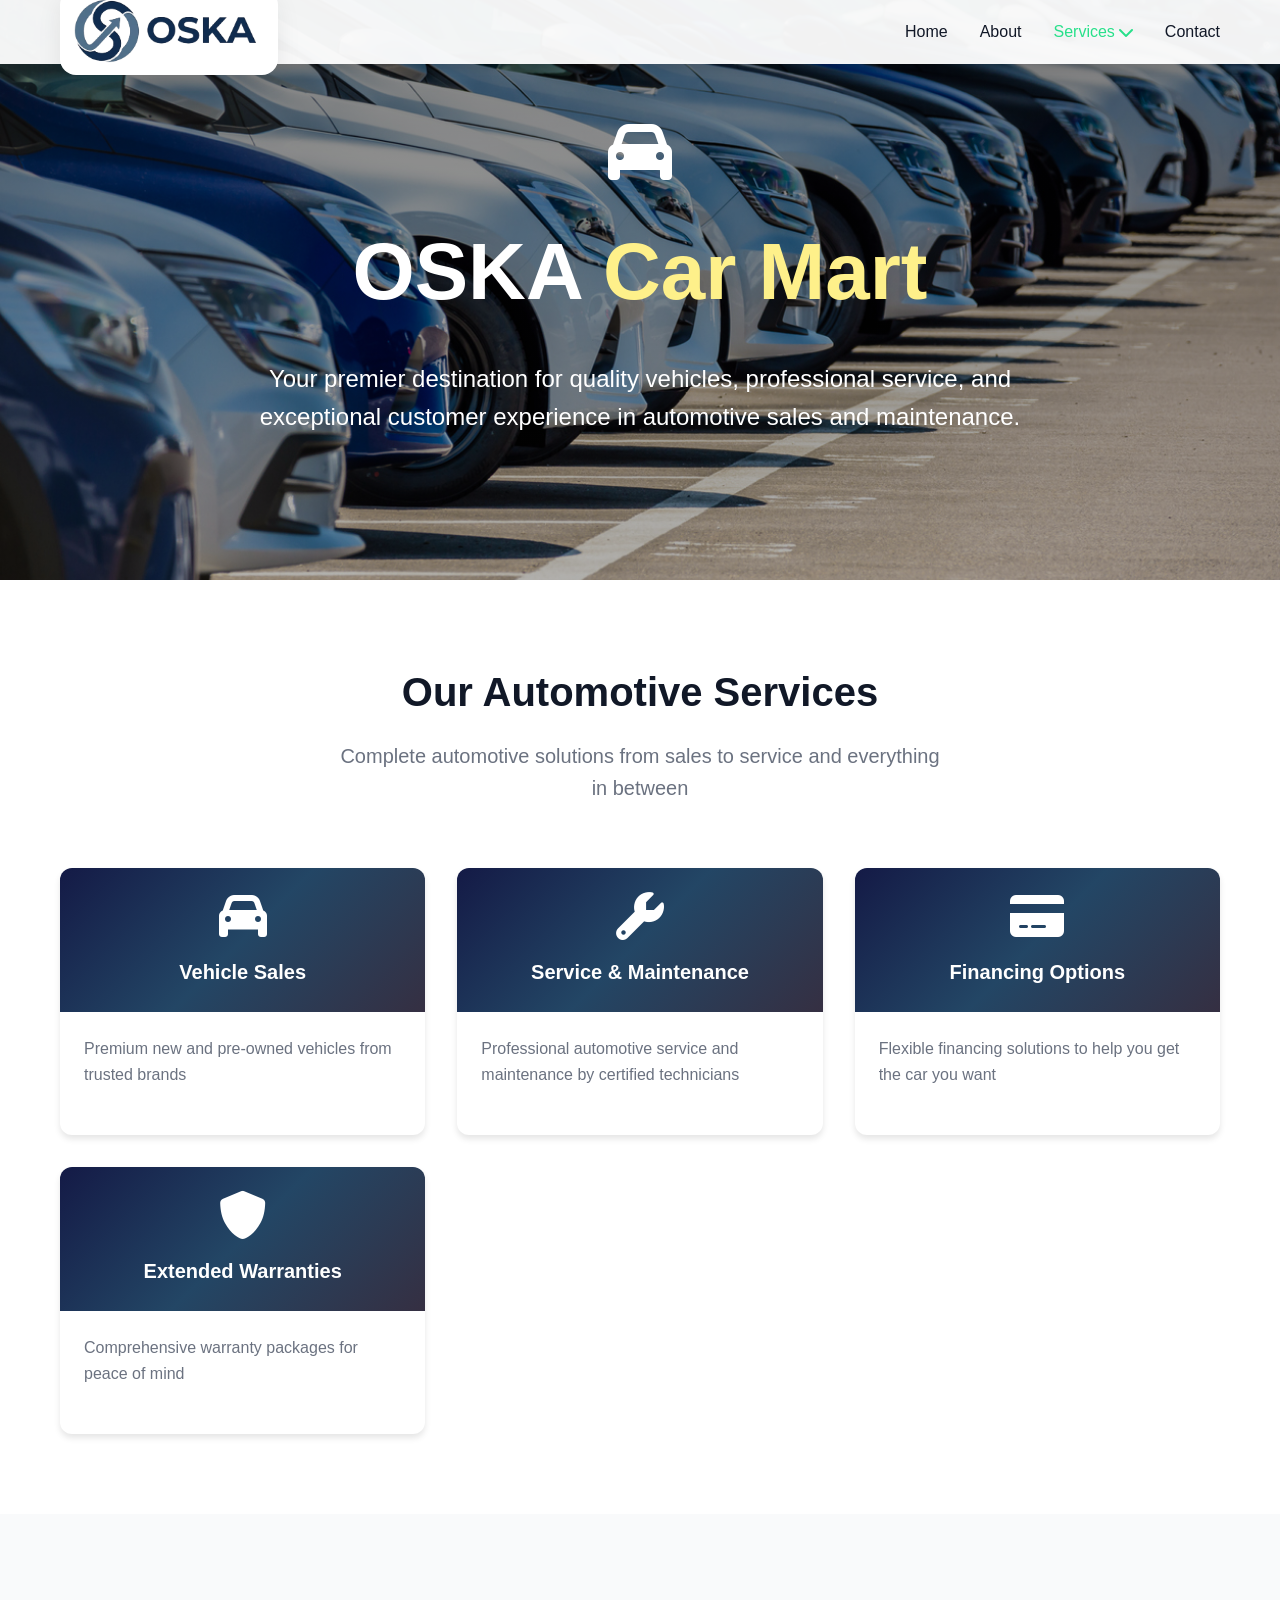
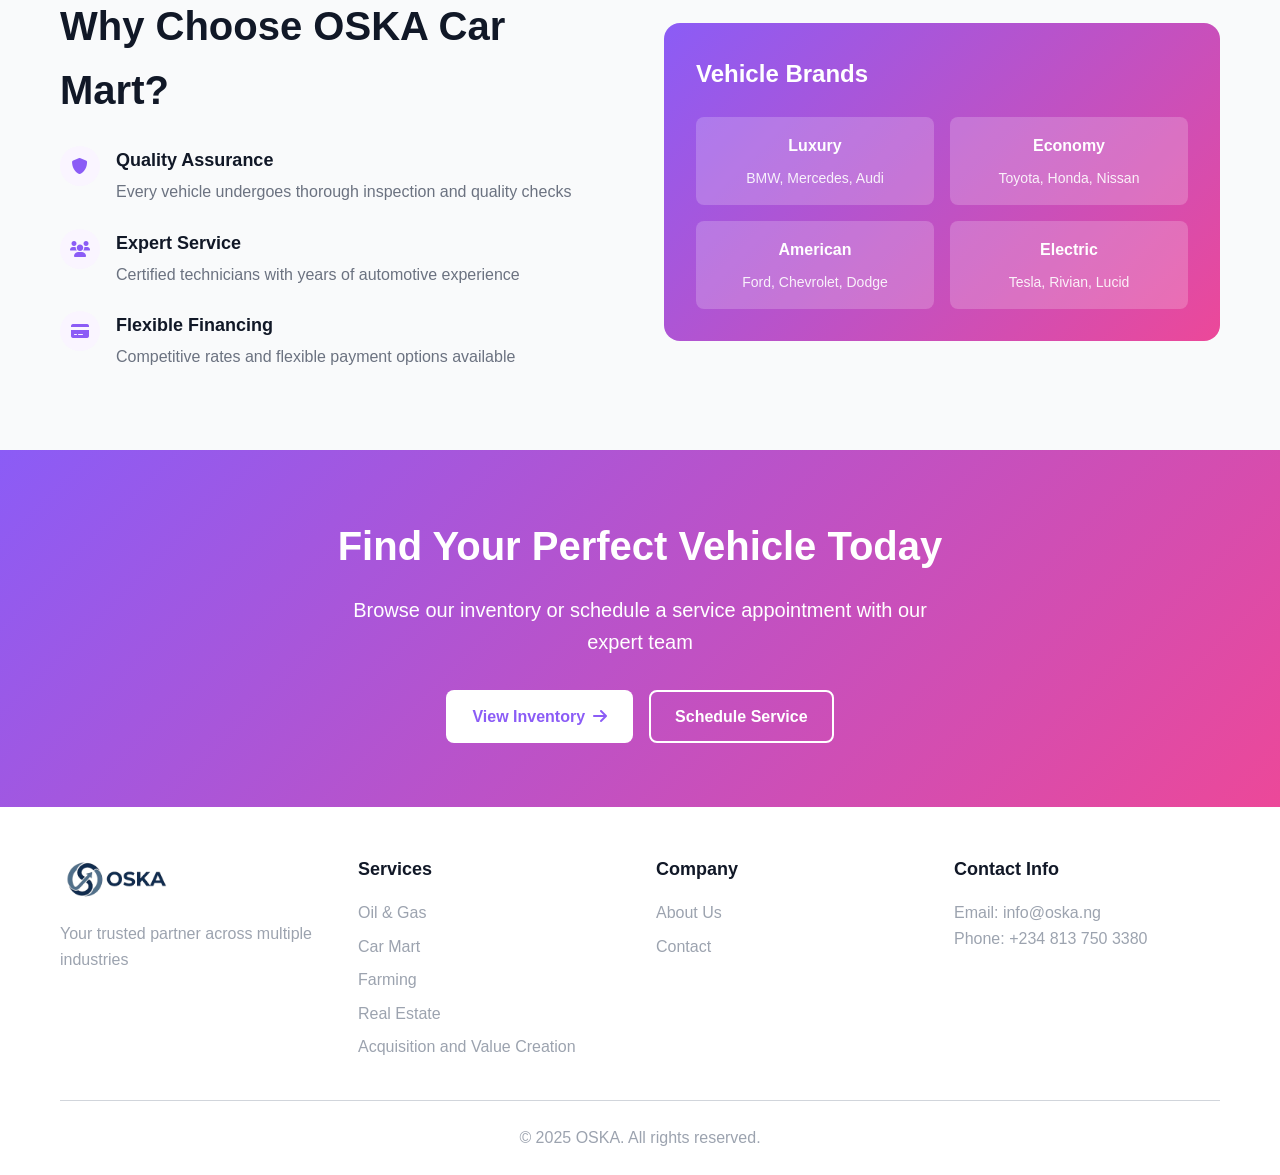
<file: Services/car-mart.html>
<!doctype html>
<html lang="en">
  <head>
    <meta charset="UTF-8" />
    <meta name="viewport" content="width=device-width, initial-scale=1.0" />
    <title>OSKA Car Mart - Premium Automotive Sales & Services</title>
    <link rel="stylesheet" href="../styles.css" />
    <link
      href="https://cdnjs.cloudflare.com/ajax/libs/font-awesome/6.0.0/css/all.min.css"
      rel="stylesheet"
    />
  </head>
  <body>
    <!-- Navigation -->
    <nav class="navbar">
      <div class="nav-container">
        <div class="nav-brand">
          <a href="../index.html" class="brand-link">
            <img
              src="../assets/oska-logo.png"
              alt="OSKA Logo"
              class="logo-img"
            />
          </a>
        </div>
        <div class="nav-menu" id="nav-menu">
          <a href="../index.html" class="nav-link">Home</a>
          <a href="../about.html" class="nav-link">About</a>
          <div class="nav-dropdown">
            <a href="#" class="nav-link dropdown-toggle active"
              >Services <i class="fas fa-chevron-down"></i
            ></a>
            <div class="dropdown-menu">
              <a href="oil-gas.html" class="dropdown-item"
                >Oil & Gas Services</a
              >
              <a href="car-mart.html" class="dropdown-item">Car Mart</a>
              <a href="farming.html" class="dropdown-item">Farming Concepts</a>
              <a href="bricks-keys.html" class="dropdown-item">Bricks & Keys</a>
              <a href="acquisition.html" class="dropdown-item"
                >Acquisition & Value Creation</a
              >
            </div>
          </div>
          <a href="../contact.html" class="nav-link">Contact</a>
        </div>
        <div class="nav-toggle" id="nav-toggle">
          <span class="bar"></span>
          <span class="bar"></span>
          <span class="bar"></span>
        </div>
      </div>
    </nav>

    <!-- Hero Section -->
    <section class="hero hero-car-mart">
      <div class="container">
        <div class="hero-content">
          <i
            class="fas fa-car"
            style="font-size: 4rem; margin-bottom: 24px"
          ></i>
          <h1 class="hero-title">
            OSKA <span class="highlight">Car Mart</span>
          </h1>
          <p class="hero-subtitle">
            Your premier destination for quality vehicles, professional service,
            and exceptional customer experience in automotive sales and
            maintenance.
          </p>
        </div>
      </div>
    </section>

    <!-- Services Section -->
    <section class="section">
      <div class="container">
        <div class="section-header">
          <h2 class="section-title">Our Automotive Services</h2>
          <p class="section-subtitle">
            Complete automotive solutions from sales to service and everything
            in between
          </p>
        </div>
        <div class="services-grid">
          <div class="service-card">
            <div class="service-header bg-plain">
              <i class="fas fa-car"></i>
              <h3>Vehicle Sales</h3>
            </div>
            <div class="service-content">
              <p>Premium new and pre-owned vehicles from trusted brands</p>
            </div>
          </div>

          <div class="service-card">
            <div class="service-header bg-plain">
              <i class="fas fa-wrench"></i>
              <h3>Service & Maintenance</h3>
            </div>
            <div class="service-content">
              <p>
                Professional automotive service and maintenance by certified
                technicians
              </p>
            </div>
          </div>

          <div class="service-card">
            <div class="service-header bg-plain">
              <i class="fas fa-credit-card"></i>
              <h3>Financing Options</h3>
            </div>
            <div class="service-content">
              <p>
                Flexible financing solutions to help you get the car you want
              </p>
            </div>
          </div>

          <div class="service-card">
            <div class="service-header bg-plain">
              <i class="fas fa-shield-alt"></i>
              <h3>Extended Warranties</h3>
            </div>
            <div class="service-content">
              <p>Comprehensive warranty packages for peace of mind</p>
            </div>
          </div>
        </div>
      </div>
    </section>

    <!-- Features Section -->
    <section class="features-section">
      <div class="container">
        <div class="features-grid">
          <div>
            <h2
              class="section-title"
              style="text-align: left; margin-bottom: 24px"
            >
              Why Choose OSKA Car Mart?
            </h2>
            <div class="feature-list">
              <div class="feature-item">
                <div
                  class="feature-icon"
                  style="background: #faf5ff; color: #8b5cf6"
                >
                  <i class="fas fa-shield-alt"></i>
                </div>
                <div class="feature-content">
                  <h3>Quality Assurance</h3>
                  <p>
                    Every vehicle undergoes thorough inspection and quality
                    checks
                  </p>
                </div>
              </div>
              <div class="feature-item">
                <div
                  class="feature-icon"
                  style="background: #faf5ff; color: #8b5cf6"
                >
                  <i class="fas fa-users"></i>
                </div>
                <div class="feature-content">
                  <h3>Expert Service</h3>
                  <p>
                    Certified technicians with years of automotive experience
                  </p>
                </div>
              </div>
              <div class="feature-item">
                <div
                  class="feature-icon"
                  style="background: #faf5ff; color: #8b5cf6"
                >
                  <i class="fas fa-credit-card"></i>
                </div>
                <div class="feature-content">
                  <h3>Flexible Financing</h3>
                  <p>
                    Competitive rates and flexible payment options available
                  </p>
                </div>
              </div>
            </div>
          </div>
          <div
            class="feature-highlight"
            style="background: linear-gradient(135deg, #8b5cf6, #ec4899)"
          >
            <h3>Vehicle Brands</h3>
            <div
              style="display: grid; grid-template-columns: 1fr 1fr; gap: 16px"
            >
              <div
                style="
                  background: rgba(255, 255, 255, 0.2);
                  border-radius: 8px;
                  padding: 16px;
                  text-align: center;
                "
              >
                <h4 style="font-weight: 600; margin-bottom: 8px">Luxury</h4>
                <p style="font-size: 0.875rem; opacity: 0.9">
                  BMW, Mercedes, Audi
                </p>
              </div>
              <div
                style="
                  background: rgba(255, 255, 255, 0.2);
                  border-radius: 8px;
                  padding: 16px;
                  text-align: center;
                "
              >
                <h4 style="font-weight: 600; margin-bottom: 8px">Economy</h4>
                <p style="font-size: 0.875rem; opacity: 0.9">
                  Toyota, Honda, Nissan
                </p>
              </div>
              <div
                style="
                  background: rgba(255, 255, 255, 0.2);
                  border-radius: 8px;
                  padding: 16px;
                  text-align: center;
                "
              >
                <h4 style="font-weight: 600; margin-bottom: 8px">American</h4>
                <p style="font-size: 0.875rem; opacity: 0.9">
                  Ford, Chevrolet, Dodge
                </p>
              </div>
              <div
                style="
                  background: rgba(255, 255, 255, 0.2);
                  border-radius: 8px;
                  padding: 16px;
                  text-align: center;
                "
              >
                <h4 style="font-weight: 600; margin-bottom: 8px">Electric</h4>
                <p style="font-size: 0.875rem; opacity: 0.9">
                  Tesla, Rivian, Lucid
                </p>
              </div>
            </div>
          </div>
        </div>
      </div>
    </section>

    <!-- CTA Section -->
    <section
      class="cta-section"
      style="background: linear-gradient(135deg, #8b5cf6, #ec4899)"
    >
      <div class="container">
        <div class="cta-content">
          <h2>Find Your Perfect Vehicle Today</h2>
          <p>
            Browse our inventory or schedule a service appointment with our
            expert team
          </p>
          <div
            style="
              display: flex;
              gap: 16px;
              justify-content: center;
              flex-wrap: wrap;
            "
          >
            <a href="../contact.html" class="btn btn-white">
              View Inventory
              <i class="fas fa-arrow-right"></i>
            </a>
            <a href="../contact.html" class="btn btn-outline">
              Schedule Service
            </a>
          </div>
        </div>
      </div>
    </section>

    <!-- Footer -->
    <footer class="footer">
      <div class="container">
        <div class="footer-content">
          <div class="footer-section">
            <div class="footer-brand">
              <img
                src="../assets/oska-logo.png"
                alt="OSKA Logo"
                class="logo-img"
              />
            </div>
            <p>Your trusted partner across multiple industries</p>
          </div>
          <div class="footer-section">
            <h3>Services</h3>
            <ul>
              <li><a href="oil-gas.html">Oil & Gas</a></li>
              <li><a href="car-mart.html">Car Mart</a></li>
              <li><a href="farming.html">Farming</a></li>
              <li><a href="bricks-keys.html">Real Estate</a></li>
              <li>
                <a href="acquisition.html">Acquisition and Value Creation</a>
              </li>
            </ul>
          </div>
          <div class="footer-section">
            <h3>Company</h3>
            <ul>
              <li><a href="../about.html">About Us</a></li>
              <li><a href="../contact.html">Contact</a></li>
            </ul>
          </div>
          <div class="footer-section">
            <h3>Contact Info</h3>
            <p>
              Email: info@oska.ng<br />
              Phone: +234 813 750 3380
            </p>
          </div>
        </div>
        <div class="footer-bottom">
          <p>&copy; 2025 OSKA. All rights reserved.</p>
        </div>
      </div>
    </footer>

    <script src="../script.js"></script>
  </body>
</html>
</file>
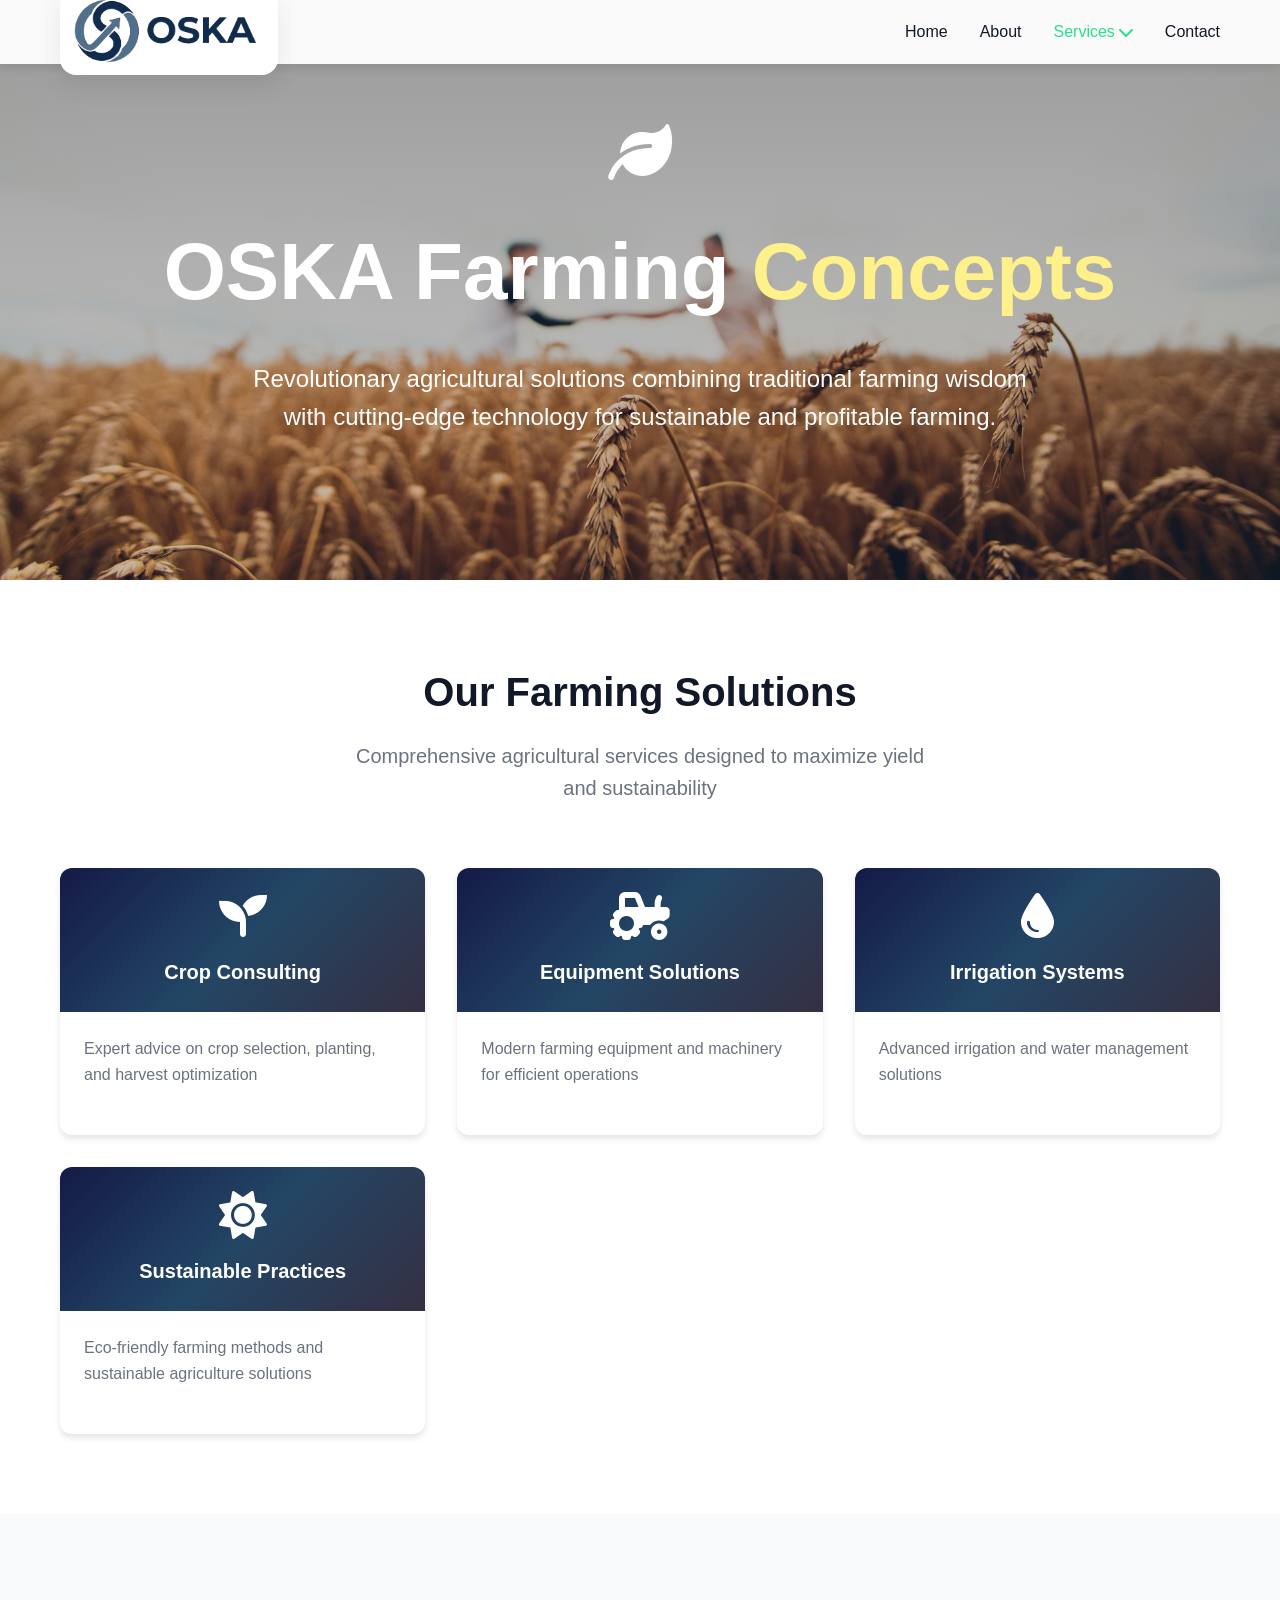
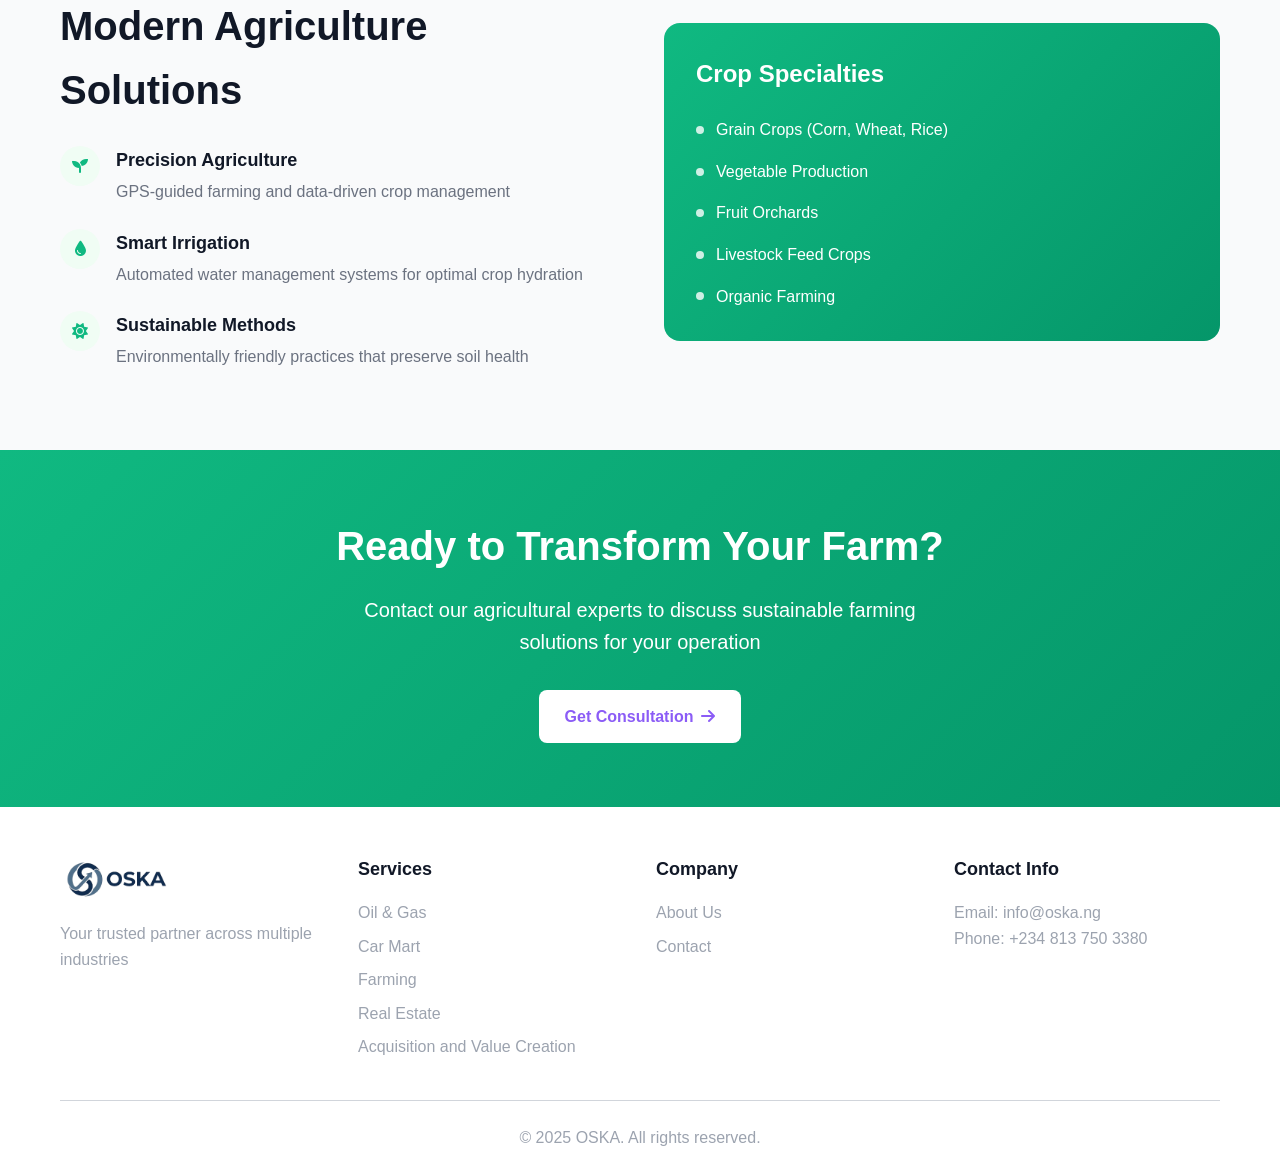
<file: Services/farming.html>
<!doctype html>
<html lang="en">
  <head>
    <meta charset="UTF-8" />
    <meta name="viewport" content="width=device-width, initial-scale=1.0" />
    <title>OSKA Farming Concepts - Modern Agricultural Solutions</title>
    <link rel="stylesheet" href="../styles.css" />
    <link
      href="https://cdnjs.cloudflare.com/ajax/libs/font-awesome/6.0.0/css/all.min.css"
      rel="stylesheet"
    />
  </head>
  <body>
    <!-- Navigation -->
    <nav class="navbar">
      <div class="nav-container">
        <div class="nav-brand">
          <a href="../index.html" class="brand-link">
            <img
              src="../assets/oska-logo.png"
              alt="OSKA Logo"
              class="logo-img"
            />
          </a>
        </div>
        <div class="nav-menu" id="nav-menu">
          <a href="../index.html" class="nav-link">Home</a>
          <a href="../about.html" class="nav-link">About</a>
          <div class="nav-dropdown">
            <a href="#" class="nav-link dropdown-toggle active"
              >Services <i class="fas fa-chevron-down"></i
            ></a>
            <div class="dropdown-menu">
              <a href="oil-gas.html" class="dropdown-item"
                >Oil & Gas Services</a
              >
              <a href="car-mart.html" class="dropdown-item">Car Mart</a>
              <a href="farming.html" class="dropdown-item">Farming Concepts</a>
              <a href="bricks-keys.html" class="dropdown-item">Bricks & Keys</a>
              <a href="acquisition.html" class="dropdown-item"
                >Acquisition & Value Creation</a
              >
            </div>
          </div>
          <a href="../contact.html" class="nav-link">Contact</a>
        </div>
        <div class="nav-toggle" id="nav-toggle">
          <span class="bar"></span>
          <span class="bar"></span>
          <span class="bar"></span>
        </div>
      </div>
    </nav>

    <!-- Hero Section -->
    <section class="hero hero-farming">
      <div class="container">
        <div class="hero-content">
          <i
            class="fas fa-leaf"
            style="font-size: 4rem; margin-bottom: 24px"
          ></i>
          <h1 class="hero-title">
            OSKA Farming <span class="highlight">Concepts</span>
          </h1>
          <p class="hero-subtitle">
            Revolutionary agricultural solutions combining traditional farming
            wisdom with cutting-edge technology for sustainable and profitable
            farming.
          </p>
        </div>
      </div>
    </section>

    <!-- Services Section -->
    <section class="section">
      <div class="container">
        <div class="section-header">
          <h2 class="section-title">Our Farming Solutions</h2>
          <p class="section-subtitle">
            Comprehensive agricultural services designed to maximize yield and
            sustainability
          </p>
        </div>
        <div class="services-grid">
          <div class="service-card">
            <div class="service-header bg-plain">
              <i class="fas fa-seedling"></i>
              <h3>Crop Consulting</h3>
            </div>
            <div class="service-content">
              <p>
                Expert advice on crop selection, planting, and harvest
                optimization
              </p>
            </div>
          </div>

          <div class="service-card">
            <div class="service-header bg-plain">
              <i class="fas fa-tractor"></i>
              <h3>Equipment Solutions</h3>
            </div>
            <div class="service-content">
              <p>
                Modern farming equipment and machinery for efficient operations
              </p>
            </div>
          </div>

          <div class="service-card">
            <div class="service-header bg-plain">
              <i class="fas fa-tint"></i>
              <h3>Irrigation Systems</h3>
            </div>
            <div class="service-content">
              <p>Advanced irrigation and water management solutions</p>
            </div>
          </div>

          <div class="service-card">
            <div class="service-header bg-plain">
              <i class="fas fa-sun"></i>
              <h3>Sustainable Practices</h3>
            </div>
            <div class="service-content">
              <p>
                Eco-friendly farming methods and sustainable agriculture
                solutions
              </p>
            </div>
          </div>
        </div>
      </div>
    </section>

    <!-- Features Section -->
    <section class="features-section">
      <div class="container">
        <div class="features-grid">
          <div>
            <h2
              class="section-title"
              style="text-align: left; margin-bottom: 24px"
            >
              Modern Agriculture Solutions
            </h2>
            <div class="feature-list">
              <div class="feature-item">
                <div
                  class="feature-icon"
                  style="background: #f0fdf4; color: #10b981"
                >
                  <i class="fas fa-seedling"></i>
                </div>
                <div class="feature-content">
                  <h3>Precision Agriculture</h3>
                  <p>GPS-guided farming and data-driven crop management</p>
                </div>
              </div>
              <div class="feature-item">
                <div
                  class="feature-icon"
                  style="background: #f0fdf4; color: #10b981"
                >
                  <i class="fas fa-tint"></i>
                </div>
                <div class="feature-content">
                  <h3>Smart Irrigation</h3>
                  <p>
                    Automated water management systems for optimal crop
                    hydration
                  </p>
                </div>
              </div>
              <div class="feature-item">
                <div
                  class="feature-icon"
                  style="background: #f0fdf4; color: #10b981"
                >
                  <i class="fas fa-sun"></i>
                </div>
                <div class="feature-content">
                  <h3>Sustainable Methods</h3>
                  <p>
                    Environmentally friendly practices that preserve soil health
                  </p>
                </div>
              </div>
            </div>
          </div>
          <div
            class="feature-highlight"
            style="background: linear-gradient(135deg, #10b981, #059669)"
          >
            <h3>Crop Specialties</h3>
            <ul class="highlight-list">
              <li class="highlight-item">
                <div class="highlight-bullet"></div>
                Grain Crops (Corn, Wheat, Rice)
              </li>
              <li class="highlight-item">
                <div class="highlight-bullet"></div>
                Vegetable Production
              </li>
              <li class="highlight-item">
                <div class="highlight-bullet"></div>
                Fruit Orchards
              </li>
              <li class="highlight-item">
                <div class="highlight-bullet"></div>
                Livestock Feed Crops
              </li>
              <li class="highlight-item">
                <div class="highlight-bullet"></div>
                Organic Farming
              </li>
            </ul>
          </div>
        </div>
      </div>
    </section>

    <!-- CTA Section -->
    <section
      class="cta-section"
      style="background: linear-gradient(135deg, #10b981, #059669)"
    >
      <div class="container">
        <div class="cta-content">
          <h2>Ready to Transform Your Farm?</h2>
          <p>
            Contact our agricultural experts to discuss sustainable farming
            solutions for your operation
          </p>
          <a href="../contact.html" class="btn btn-white">
            Get Consultation
            <i class="fas fa-arrow-right"></i>
          </a>
        </div>
      </div>
    </section>

    <!-- Footer -->
    <footer class="footer">
      <div class="container">
        <div class="footer-content">
          <div class="footer-section">
            <div class="footer-brand">
              <img
                src="../assets/oska-logo.png"
                alt="OSKA Logo"
                class="logo-img"
              />
            </div>
            <p>Your trusted partner across multiple industries</p>
          </div>
          <div class="footer-section">
            <h3>Services</h3>
            <ul>
              <li><a href="oil-gas.html">Oil & Gas</a></li>
              <li><a href="car-mart.html">Car Mart</a></li>
              <li><a href="farming.html">Farming</a></li>
              <li><a href="bricks-keys.html">Real Estate</a></li>
              <li>
                <a href="acquisition.html">Acquisition and Value Creation</a>
              </li>
            </ul>
          </div>
          <div class="footer-section">
            <h3>Company</h3>
            <ul>
              <li><a href="../about.html">About Us</a></li>
              <li><a href="../contact.html">Contact</a></li>
            </ul>
          </div>
          <div class="footer-section">
            <h3>Contact Info</h3>
            <p>
              Email: info@oska.ng<br />
              Phone: +234 813 750 3380
            </p>
          </div>
        </div>
        <div class="footer-bottom">
          <p>&copy; 2025 OSKA. All rights reserved.</p>
        </div>
      </div>
    </footer>

    <script src="../script.js"></script>
  </body>
</html>
</file>
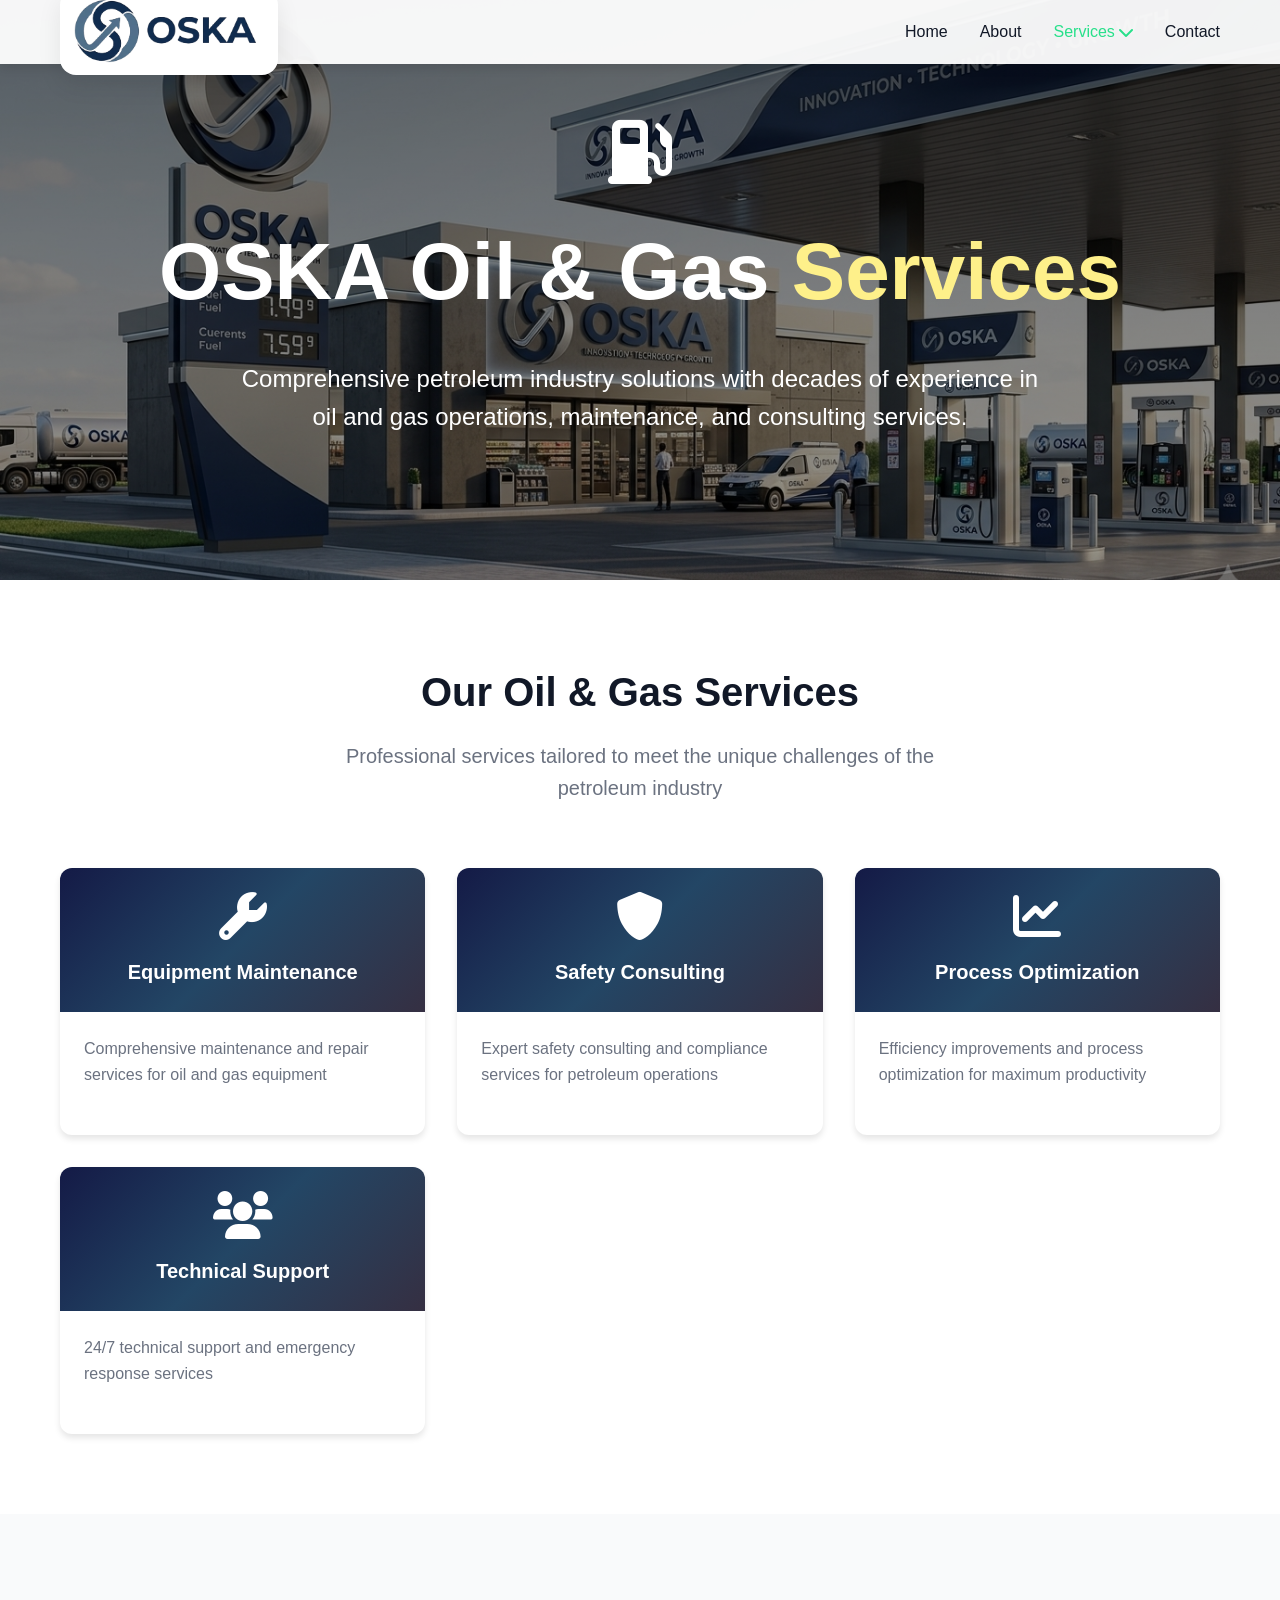
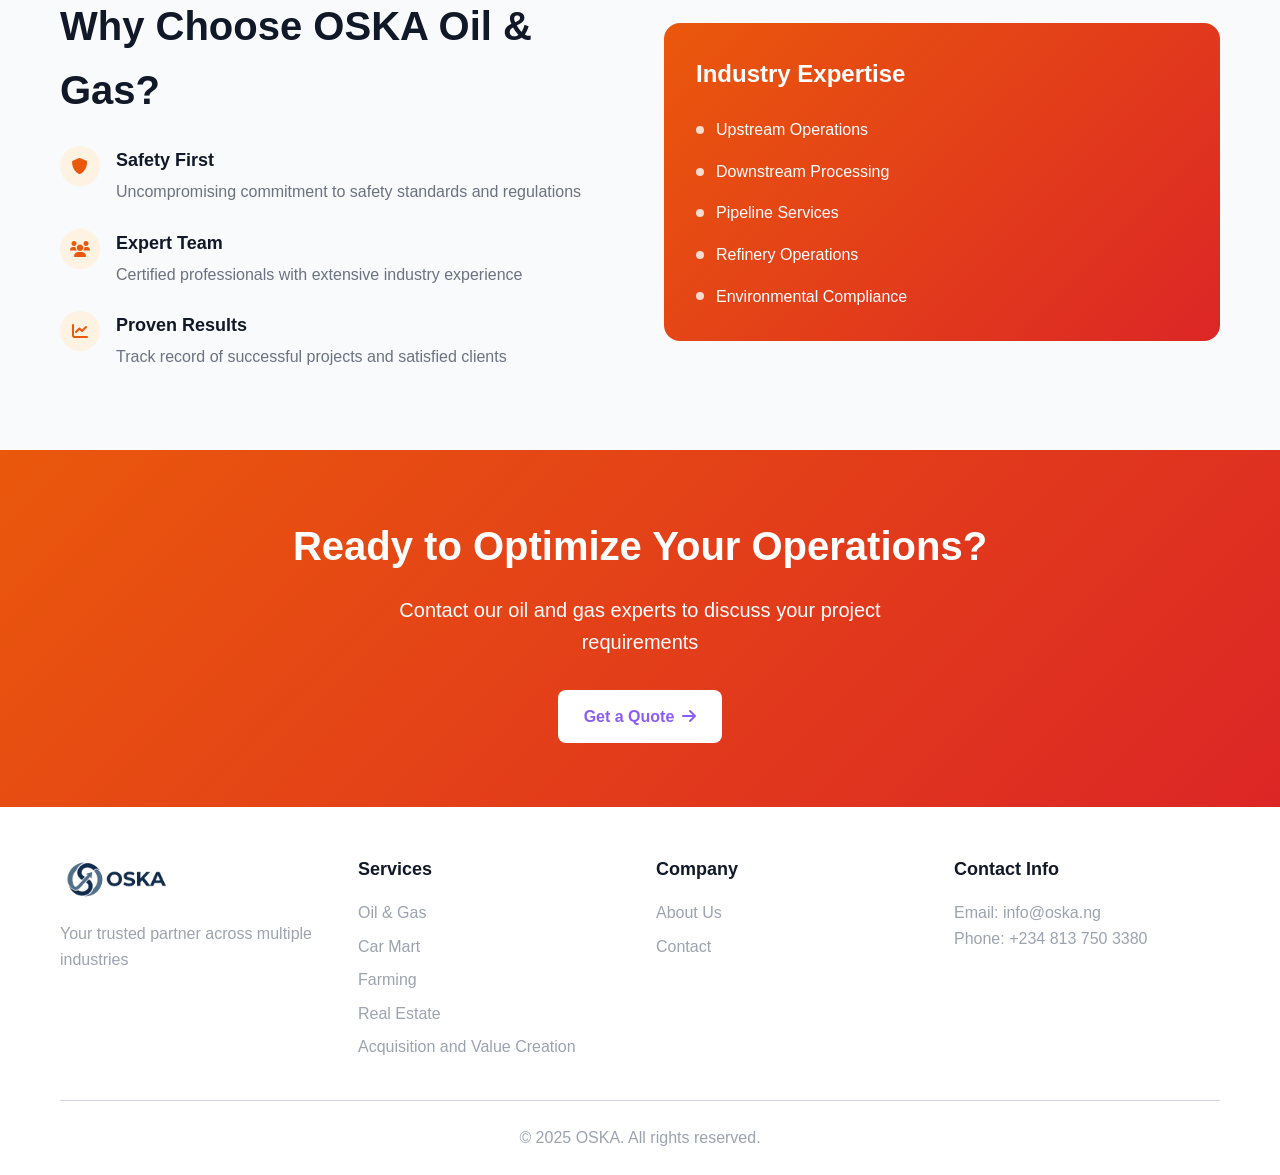
<file: Services/oil-gas.html>
<!doctype html>
<html lang="en">
  <head>
    <meta charset="UTF-8" />
    <meta name="viewport" content="width=device-width, initial-scale=1.0" />
    <title>OSKA Oil & Gas Services - Petroleum Industry Solutions</title>
    <link rel="stylesheet" href="../styles.css" />
    <link
      href="https://cdnjs.cloudflare.com/ajax/libs/font-awesome/6.0.0/css/all.min.css"
      rel="stylesheet"
    />
  </head>
  <body>
    <!-- Navigation -->
    <nav class="navbar">
      <div class="nav-container">
        <div class="nav-brand">
          <a href="../index.html" class="brand-link">
            <img
              src="../assets/oska-logo.png"
              alt="OSKA Logo"
              class="logo-img"
            />
          </a>
        </div>
        <div class="nav-menu" id="nav-menu">
          <a href="../index.html" class="nav-link">Home</a>
          <a href="../about.html" class="nav-link">About</a>
          <div class="nav-dropdown">
            <a href="#" class="nav-link dropdown-toggle active"
              >Services <i class="fas fa-chevron-down"></i
            ></a>
            <div class="dropdown-menu">
              <a href="oil-gas.html" class="dropdown-item"
                >Oil & Gas Services</a
              >
              <a href="car-mart.html" class="dropdown-item">Car Mart</a>
              <a href="farming.html" class="dropdown-item">Farming Concepts</a>
              <a href="bricks-keys.html" class="dropdown-item">Bricks & Keys</a>
              <a href="" class="dropdown-item">Acquisition & Value Creation</a>
            </div>
          </div>
          <a href="../contact.html" class="nav-link">Contact</a>
        </div>
        <div class="nav-toggle" id="nav-toggle">
          <span class="bar"></span>
          <span class="bar"></span>
          <span class="bar"></span>
        </div>
      </div>
    </nav>

    <!-- Hero Section -->
    <section class="hero hero-oil-gas">
      <div class="container">
        <div class="hero-content">
          <i
            class="fas fa-gas-pump"
            style="font-size: 4rem; margin-bottom: 24px"
          ></i>
          <h1 class="hero-title">
            OSKA Oil & Gas <span class="highlight">Services</span>
          </h1>
          <p class="hero-subtitle">
            Comprehensive petroleum industry solutions with decades of
            experience in oil and gas operations, maintenance, and consulting
            services.
          </p>
        </div>
      </div>
    </section>

    <!-- Services Section -->
    <section class="section">
      <div class="container">
        <div class="section-header">
          <h2 class="section-title">Our Oil & Gas Services</h2>
          <p class="section-subtitle">
            Professional services tailored to meet the unique challenges of the
            petroleum industry
          </p>
        </div>
        <div class="services-grid">
          <div class="service-card">
            <div class="service-header bg-plain">
              <i class="fas fa-wrench"></i>
              <h3>Equipment Maintenance</h3>
            </div>
            <div class="service-content">
              <p>
                Comprehensive maintenance and repair services for oil and gas
                equipment
              </p>
            </div>
          </div>

          <div class="service-card">
            <div class="service-header bg-plain">
              <i class="fas fa-shield-alt"></i>
              <h3>Safety Consulting</h3>
            </div>
            <div class="service-content">
              <p>
                Expert safety consulting and compliance services for petroleum
                operations
              </p>
            </div>
          </div>

          <div class="service-card">
            <div class="service-header bg-plain">
              <i class="fas fa-chart-line"></i>
              <h3>Process Optimization</h3>
            </div>
            <div class="service-content">
              <p>
                Efficiency improvements and process optimization for maximum
                productivity
              </p>
            </div>
          </div>

          <div class="service-card">
            <div class="service-header bg-plain">
              <i class="fas fa-users"></i>
              <h3>Technical Support</h3>
            </div>
            <div class="service-content">
              <p>24/7 technical support and emergency response services</p>
            </div>
          </div>
        </div>
      </div>
    </section>

    <!-- Features Section -->
    <section class="features-section">
      <div class="container">
        <div class="features-grid">
          <div>
            <h2
              class="section-title"
              style="text-align: left; margin-bottom: 24px"
            >
              Why Choose OSKA Oil & Gas?
            </h2>
            <div class="feature-list">
              <div class="feature-item">
                <div
                  class="feature-icon"
                  style="background: #fef3e2; color: #ea580c"
                >
                  <i class="fas fa-shield-alt"></i>
                </div>
                <div class="feature-content">
                  <h3>Safety First</h3>
                  <p>
                    Uncompromising commitment to safety standards and
                    regulations
                  </p>
                </div>
              </div>
              <div class="feature-item">
                <div
                  class="feature-icon"
                  style="background: #fef3e2; color: #ea580c"
                >
                  <i class="fas fa-users"></i>
                </div>
                <div class="feature-content">
                  <h3>Expert Team</h3>
                  <p>
                    Certified professionals with extensive industry experience
                  </p>
                </div>
              </div>
              <div class="feature-item">
                <div
                  class="feature-icon"
                  style="background: #fef3e2; color: #ea580c"
                >
                  <i class="fas fa-chart-line"></i>
                </div>
                <div class="feature-content">
                  <h3>Proven Results</h3>
                  <p>
                    Track record of successful projects and satisfied clients
                  </p>
                </div>
              </div>
            </div>
          </div>
          <div
            class="feature-highlight"
            style="background: linear-gradient(135deg, #ea580c, #dc2626)"
          >
            <h3>Industry Expertise</h3>
            <ul class="highlight-list">
              <li class="highlight-item">
                <div class="highlight-bullet"></div>
                Upstream Operations
              </li>
              <li class="highlight-item">
                <div class="highlight-bullet"></div>
                Downstream Processing
              </li>
              <li class="highlight-item">
                <div class="highlight-bullet"></div>
                Pipeline Services
              </li>
              <li class="highlight-item">
                <div class="highlight-bullet"></div>
                Refinery Operations
              </li>
              <li class="highlight-item">
                <div class="highlight-bullet"></div>
                Environmental Compliance
              </li>
            </ul>
          </div>
        </div>
      </div>
    </section>

    <!-- CTA Section -->
    <section
      class="cta-section"
      style="background: linear-gradient(135deg, #ea580c, #dc2626)"
    >
      <div class="container">
        <div class="cta-content">
          <h2>Ready to Optimize Your Operations?</h2>
          <p>
            Contact our oil and gas experts to discuss your project requirements
          </p>
          <a href="../contact.html" class="btn btn-white">
            Get a Quote
            <i class="fas fa-arrow-right"></i>
          </a>
        </div>
      </div>
    </section>

    <!-- Footer -->
    <footer class="footer">
      <div class="container">
        <div class="footer-content">
          <div class="footer-section">
            <div class="footer-brand">
              <img
                src="../assets/oska-logo.png"
                alt="OSKA Logo"
                class="logo-img"
              />
            </div>
            <p>Your trusted partner across multiple industries</p>
          </div>
          <div class="footer-section">
            <h3>Services</h3>
            <ul>
              <li><a href="oil-gas.html">Oil & Gas</a></li>
              <li><a href="car-mart.html">Car Mart</a></li>
              <li><a href="farming.html">Farming</a></li>
              <li><a href="bricks-keys.html">Real Estate</a></li>
              <li>
                <a href="acquisition.html">Acquisition and Value Creation</a>
              </li>
            </ul>
          </div>
          <div class="footer-section">
            <h3>Company</h3>
            <ul>
              <li><a href="../about.html">About Us</a></li>
              <li><a href="../contact.html">Contact</a></li>
            </ul>
          </div>
          <div class="footer-section">
            <h3>Contact Info</h3>
            <p>
              Email: info@oska.ng<br />
              Phone: +234 813 750 3380
            </p>
          </div>
        </div>
        <div class="footer-bottom">
          <p>&copy; 2025 OSKA. All rights reserved.</p>
        </div>
      </div>
    </footer>

    <script src="../script.js"></script>
  </body>
</html>
</file>
<file: styles.css>
/* Reset and Base Styles */
* {
  margin: 0;
  padding: 0;
  box-sizing: border-box;
}

:root {
  color-scheme: light dark;
  --bg: #ffffff;
  --surface: #ffffff;
  --surface-strong: #f9fafb;
  --text: #111827;
  --text-muted: #6b7280;
  --nav-bg: rgba(255, 255, 255, 0.95);
  --dropdown-bg: #ffffff;
  --card-bg: #ffffff;
  --footer-bg: #ffffff;
  --footer-text: #111827;
  --footer-link: #9ca3af;
  --section-bg: #f9fafb;
  --border: #d1d5db;
  --shadow: 0 4px 10px rgba(0, 0, 0, 0.1);
  --btn-primary: #22c55e;
  --btn-primary-hover: #16a34a;
  --btn-outline: rgba(255, 255, 255, 0.8);
  --btn-outline-hover-bg: rgba(255, 255, 255, 0.95);
}

@media (prefers-color-scheme: dark) {
  :root {
    --bg: #0f172a;
    --surface: #111827;
    --surface-strong: #1f2937;
    --text: #f8fafc;
    --text-muted: #94a3b8;
    --nav-bg: rgba(15, 23, 42, 0.95);
    --dropdown-bg: #111827;
    --card-bg: #111827;
    --footer-bg: #111827;
    --footer-text: #f8fafc;
    --footer-link: #94a3b8;
    --section-bg: #111827;
    --border: #334155;
    --shadow: 0 4px 15px rgba(0, 0, 0, 0.45);
    --btn-outline: rgba(255, 255, 255, 0.75);
    --btn-outline-hover-bg: rgba(255, 255, 255, 0.1);
  }
}

body[data-theme="light"] {
  --bg: #ffffff;
  --surface: #ffffff;
  --surface-strong: #f9fafb;
  --text: #111827;
  --text-muted: #6b7280;
  --nav-bg: rgba(255, 255, 255, 0.95);
  --dropdown-bg: #ffffff;
  --card-bg: #ffffff;
  --footer-bg: #ffffff;
  --footer-text: #111827;
  --footer-link: #9ca3af;
  --section-bg: #f9fafb;
  --border: #d1d5db;
  --shadow: 0 4px 10px rgba(0, 0, 0, 0.1);
  --btn-outline: rgba(255, 255, 255, 0.8);
  --btn-outline-hover-bg: rgba(255, 255, 255, 0.95);
}

body[data-theme="dark"] {
  --bg: #0f172a;
  --surface: #111827;
  --surface-strong: #1f2937;
  --text: #f8fafc;
  --text-muted: #94a3b8;
  --nav-bg: rgba(15, 23, 42, 0.95);
  --dropdown-bg: #111827;
  --card-bg: #111827;
  --footer-bg: #111827;
  --footer-text: #f8fafc;
  --footer-link: #94a3b8;
  --section-bg: #111827;
  --border: #334155;
  --shadow: 0 4px 15px rgba(0, 0, 0, 0.45);
  --btn-outline: rgba(255, 255, 255, 0.75);
  --btn-outline-hover-bg: rgba(255, 255, 255, 0.1);
}

body {
  font-family:
    -apple-system, BlinkMacSystemFont, "Segoe UI", Roboto, sans-serif;
  line-height: 1.6;
  color: var(--text);
  background: var(--bg);
}

.container {
  max-width: 1200px;
  margin: 0 auto;
  padding: 0 20px;
}

/* Navigation */
.navbar {
  background: var(--nav-bg);
  box-shadow: var(--shadow);
  position: fixed;
  top: 0;
  width: 100%;
  z-index: 1000;
}

.nav-container {
  max-width: 1200px;
  margin: 0 auto;
  padding: 0 20px;
  display: flex;
  justify-content: space-between;
  align-items: center;
  height: 64px;
}

.nav-brand .brand-link {
  display: flex;
  align-items: center;
  text-decoration: none;
  color: #ea580c;
  font-size: 24px;
  font-weight: bold;
  background: #ffffff;
  padding: 8px 12px;
  border-radius: 16px;
  box-shadow: 0 10px 25px rgba(0, 0, 0, 0.08);
}

.nav-brand .logo-img {
  height: 70px;
  width: auto;
  margin-right: 8px;
}

.nav-brand i {
  margin-right: 8px;
  font-size: 28px;
}

.brand-text {
  background: linear-gradient(135deg, #ea580c, #dc2626);
  -webkit-background-clip: text;
  -webkit-text-fill-color: transparent;
  background-clip: text;
}

.nav-menu {
  display: flex;
  align-items: center;
  gap: 32px;
}

.nav-link {
  text-decoration: none;
  color: var(--text);
  font-weight: 500;
  transition: color 0.3s;
  position: relative;
}

.nav-link:hover,
.nav-link.active {
  color: #27e08a;
}

.nav-dropdown {
  position: relative;
}

.dropdown-toggle {
  display: flex;
  align-items: center;
  gap: 4px;
}

.dropdown-menu {
  position: absolute;
  top: 100%;
  left: 0;
  background: var(--dropdown-bg);
  box-shadow: 0 10px 25px rgba(0, 0, 0, 0.1);
  border-radius: 8px;
  padding: 8px 0;
  min-width: 250px;
  opacity: 0;
  visibility: hidden;
  transform: translateY(-10px);
  transition: all 0.3s;
}

.nav-dropdown:hover .dropdown-menu {
  opacity: 1;
  visibility: visible;
  transform: translateY(0);
}

.dropdown-item {
  display: block;
  padding: 12px 16px;
  text-decoration: none;
  color: var(--text);
  font-size: 14px;
  transition: background 0.3s;
}

.dropdown-item:hover {
  background: rgba(255, 255, 255, 0.08);
}

.nav-toggle {
  display: none;
  flex-direction: column;
  cursor: pointer;
  background: none;
  border: none;
  padding: 4px;
}

.theme-toggle {
  display: inline-flex;
  align-items: center;
  justify-content: center;
  width: 42px;
  height: 42px;
  border-radius: 50%;
  border: 1px solid rgba(255, 255, 255, 0.18);
  background: transparent;
  color: var(--text);
  cursor: pointer;
  transition:
    background 0.3s,
    transform 0.3s,
    color 0.3s;
}

.theme-toggle:hover {
  background: rgba(255, 255, 255, 0.12);
  transform: translateY(-1px);
}

.bar {
  width: 20px;
  height: 2px;
  background: #374151;
  margin: 4px 0;
  transition: 0.3s;
}

/* Hero Sections */
.hero {
  padding: 120px 0 80px;
  text-align: center;
  color: white;
  position: relative;
  min-height: 580px;
  overflow: hidden;
}

.hero-slide {
  position: absolute;
  inset: 0;
  opacity: 0;
  transition: opacity 0.7s ease;
  display: flex;
  align-items: center;
  justify-content: center;
  padding: 120px 0 80px;
  background-size: cover;
  background-position: center;
  background-repeat: no-repeat;
}

.hero-slide.active {
  opacity: 1;
  pointer-events: auto;
}

.hero-slide-welcome {
  background:
    linear-gradient(rgba(0, 0, 0, 0.5), rgba(0, 0, 0, 0.5)),
    url("assets/home image.avif") center / cover no-repeat;
}

.hero-slide-oil-gas {
  background:
    linear-gradient(rgba(0, 0, 0, 0.55), rgba(0, 0, 0, 0.55)),
    url("assets/oil and gas.png") center / cover no-repeat;
}

.hero-slide-car-mart {
  background:
    linear-gradient(rgba(0, 0, 0, 0.55), rgba(0, 0, 0, 0.55)),
    url("assets/car mart.jpg") center / cover no-repeat;
}

.hero-slide-farming {
  background:
    linear-gradient(rgba(0, 0, 0, 0.55), rgba(0, 0, 0, 0.55)),
    url("assets/farming.avif") center / cover no-repeat;
}

.hero-slide-bricks-keys {
  background:
    linear-gradient(rgba(0, 0, 0, 0.55), rgba(0, 0, 0, 0.55)),
    url("assets/bricks and keys.avif") center / cover no-repeat;
}

.hero-slide-acquisition {
  background:
    linear-gradient(rgba(0, 0, 0, 0.55), rgba(0, 0, 0, 0.55)),
    url("assets/aquisition.jpg") center / cover no-repeat;
}

.hero-content {
  position: relative;
  z-index: 1;
}

.hero-service-slide-content {
  max-width: 700px;
  margin: 0 auto;
}

.hero-slider-dots {
  position: absolute;
  left: 50%;
  bottom: 24px;
  transform: translateX(-50%);
  display: flex;
  justify-content: center;
  gap: 10px;
}

.hero-slider-dot {
  width: 12px;
  height: 12px;
  background: rgba(255, 255, 255, 0.35);
  border: none;
  border-radius: 50%;
  cursor: pointer;
  transition:
    transform 0.3s ease,
    background 0.3s ease;
}

.hero-slider-dot.active {
  background: rgba(255, 255, 255, 0.95);
  transform: scale(1.2);
}

.hero-buttons {
  justify-content: center;
}

@media (max-width: 900px) {
  .hero {
    min-height: 520px;
  }

  .hero-slide {
    padding: 100px 0 60px;
  }

  .hero-title {
    font-size: 2.8rem;
  }
}

@media (max-width: 600px) {
  .hero {
    min-height: 480px;
  }

  .hero-slide {
    padding: 90px 0 50px;
  }
}

.hero-about {
  background: linear-gradient(135deg, #141a46, #234665, #352f42);
}

.hero-about {
  background: linear-gradient(135deg, #141a46, #234665, #352f42);
}

.hero-contact {
  background: linear-gradient(135deg, #141a46, #234665, #352f42);
}

.hero-oil-gas {
  background:
    linear-gradient(rgba(0, 0, 0, 0.6), rgba(0, 0, 0, 0.4)),
    url("assets/oil and gas.png") center / cover;
}

.hero-car-mart {
  background:
    linear-gradient(rgba(0, 0, 0, 0.5), rgba(0, 0, 0, 0.3)),
    url("assets/car mart.jpg") center / cover;
}

.hero-farming {
  background:
    linear-gradient(rgba(0, 0, 0, 0.4), rgba(0, 0, 0, 0.2)),
    url("assets/farming.avif") center / cover;
}

.hero-bricks-keys {
  background:
    linear-gradient(rgba(0, 0, 0, 0.5), rgba(0, 0, 0, 0.3)),
    url("assets/bricks and keys.avif") center / cover;
}

.hero-acquisition {
  background:
    linear-gradient(rgba(0, 0, 0, 0.6), rgba(0, 0, 0, 0.4)),
    url("assets/aquisition.jpg") center / cover;
}

.hero-title {
  font-size: clamp(3rem, 8vw, 5rem);
  font-weight: bold;
  margin-bottom: 24px;
}

.highlight {
  color: #fef08a;
}

.hero-subtitle {
  font-size: clamp(1.125rem, 3vw, 1.5rem);
  margin-bottom: 32px;
  max-width: 800px;
  margin-left: auto;
  margin-right: auto;
}

.hero-buttons {
  display: flex;
  gap: 16px;
  justify-content: center;
  flex-wrap: wrap;
}

/* Buttons */
.btn {
  display: inline-flex;
  align-items: center;
  gap: 8px;
  padding: 12px 24px;
  border-radius: 8px;
  text-decoration: none;
  font-weight: 600;
  transition: all 0.3s;
  border: 2px solid transparent;
}

.btn-primary {
  background: #22c55e;
  color: white;
}

.btn-primary:hover {
  background: #16a34a;
  transform: translateY(-2px);
}

.btn-outline {
  border: 2px solid white;
  color: white;
}

.btn-outline:hover {
  background: white;
  color: #111827;
}

.btn-white {
  background: white;
  color: #8b5cf6;
}

.btn-white:hover {
  background: #f3f4f6;
}

/* Sections */
.section {
  padding: 80px 0;
}

.services-section {
  padding: 80px 0;
  background: var(--section-bg);
}

.section-header {
  text-align: center;
  margin-bottom: 64px;
}

.section-title {
  font-size: 2.5rem;
  font-weight: bold;
  color: var(--text);
  margin-bottom: 16px;
}

.section-subtitle {
  font-size: 1.25rem;
  color: var(--text-muted);
  max-width: 600px;
  margin: 0 auto;
}

/* Service Cards */
.services-grid {
  display: grid;
  grid-template-columns: repeat(auto-fit, minmax(300px, 1fr));
  gap: 32px;
}

.service-card {
  background: var(--card-bg);
  border-radius: 12px;
  overflow: hidden;
  box-shadow: 0 4px 6px rgba(0, 0, 0, 0.1);
  transition: all 0.3s;
}

.service-card:hover {
  transform: translateY(-8px);
  box-shadow: 0 20px 25px rgba(0, 0, 0, 0.15);
}

.service-header {
  padding: 24px;
  color: white;
  text-align: center;
}

.service-header i {
  font-size: 3rem;
  margin-bottom: 16px;
  display: block;
}

.service-header h3 {
  font-size: 1.25rem;
  font-weight: bold;
}

.service-content {
  padding: 24px;
}

.service-content p {
  color: var(--text-muted);
  margin-bottom: 24px;
}

/* Background Gradients */

.bg-plain {
  background: linear-gradient(135deg, #141a46, #234665, #352f42);
}

.bg-orange {
  background:
    linear-gradient(rgba(0, 0, 0, 0.6), rgba(0, 0, 0, 0.4)),
    url("assets/oil and gas.png") center / cover;
}

.bg-purple {
  background:
    linear-gradient(rgba(0, 0, 0, 0.5), rgba(0, 0, 0, 0.3)),
    url("assets/car mart.jpg") center / cover;
}

.bg-green {
  background:
    linear-gradient(rgba(0, 0, 0, 0.4), rgba(0, 0, 0, 0.2)),
    url("assets/farming.avif") center / cover;
}

.bg-yellow {
  background:
    linear-gradient(rgba(0, 0, 0, 0.5), rgba(0, 0, 0, 0.3)),
    url("assets/bricks and keys.avif") center / cover;
}

.bg-cyan {
  background:
    linear-gradient(rgba(0, 0, 0, 0.6), rgba(0, 0, 0, 0.4)),
    url("assets/aquisition.jpg") center / cover;
}

.bg-purple-gradient {
  background: linear-gradient(135deg, #141a46, #234665, #352f42);
}

/* CTA Section */
.cta-section {
  padding: 64px 0;
  text-align: center;
  color: white;
}

.cta-content h2 {
  font-size: 2.5rem;
  font-weight: bold;
  margin-bottom: 16px;
}

.cta-content p {
  font-size: 1.25rem;
  margin-bottom: 32px;
  max-width: 600px;
  margin-left: auto;
  margin-right: auto;
}

/* Footer */
.footer {
  background: var(--footer-bg);
  color: var(--footer-text);
  padding: 48px 0 24px;
}

.footer-content {
  display: grid;
  grid-template-columns: repeat(auto-fit, minmax(250px, 1fr));
  gap: 32px;
  margin-bottom: 32px;
}

.footer-brand {
  display: flex;
  align-items: center;
  gap: 8px;
  font-size: 24px;
  font-weight: bold;
  margin-bottom: 16px;
}

.footer-brand .logo-img {
  height: 50px;
  width: auto;
  background: #ffffff;
  padding: 6px;
  border-radius: 12px;
}

.footer-brand i {
  color: #ea580c;
}

.footer-section h3 {
  font-size: 1.125rem;
  font-weight: 600;
  margin-bottom: 16px;
}

.footer-section ul {
  list-style: none;
}

.footer-section ul li {
  margin-bottom: 8px;
}

.footer-section a {
  color: var(--footer-link);
  text-decoration: none;
  transition: color 0.3s;
}

.footer-section a:hover {
  color: white;
}

.footer-section p {
  color: var(--footer-link);
}

.footer-bottom {
  border-top: 1px solid var(--border);
  padding-top: 24px;
  text-align: center;
  color: var(--footer-link);
}

/* Form Styles */
.form-section {
  padding: 80px 0;
}

.form-grid {
  display: grid;
  grid-template-columns: 1fr 1fr;
  gap: 48px;
  align-items: start;
}

.form-card {
  background: var(--card-bg);
  padding: 32px;
  border-radius: 12px;
  box-shadow: 0 4px 6px rgba(0, 0, 0, 0.1);
}

.form-group {
  margin-bottom: 24px;
}

.form-group label {
  display: block;
  margin-bottom: 8px;
  font-weight: 500;
  color: var(--text);
}

.form-group input,
.form-group select,
.form-group textarea {
  width: 100%;
  padding: 12px;
  border: 2px solid var(--border);
  border-radius: 8px;
  font-size: 16px;
  background: var(--surface);
  color: var(--text);
  transition: border-color 0.3s;
}

.form-group input:focus,
.form-group select:focus,
.form-group textarea:focus {
  outline: none;
  border-color: #ea580c;
}

.form-row {
  display: grid;
  grid-template-columns: 1fr 1fr;
  gap: 16px;
}

.contact-info {
  display: flex;
  flex-direction: column;
  gap: 24px;
}

.contact-card {
  background: var(--card-bg);
  padding: 24px;
  border-radius: 12px;
  box-shadow: 0 4px 6px rgba(0, 0, 0, 0.1);
  border-left: 4px solid #ea580c;
}

.contact-card-header {
  display: flex;
  align-items: center;
  gap: 16px;
  margin-bottom: 12px;
}

.contact-icon {
  width: 48px;
  height: 48px;
  border-radius: 50%;
  display: flex;
  align-items: center;
  justify-content: center;
  font-size: 20px;
}

.contact-icon.email {
  background: #fef3e2;
  color: #ea580c;
}

.contact-icon.phone {
  background: #f0fdf4;
  color: #10b981;
}

.contact-icon.location {
  background: #faf5ff;
  color: #8b5cf6;
}

.contact-icon.hours {
  background: #ecfeff;
  color: #06b6d4;
}

/* Feature Sections */
.features-section {
  padding: 80px 0;
  background: var(--section-bg);
}

.features-grid {
  display: grid;
  grid-template-columns: 1fr 1fr;
  gap: 48px;
  align-items: center;
}

.feature-list {
  display: flex;
  flex-direction: column;
  gap: 24px;
}

.feature-item {
  display: flex;
  align-items: flex-start;
  gap: 16px;
}

.feature-icon {
  width: 40px;
  height: 40px;
  border-radius: 50%;
  display: flex;
  align-items: center;
  justify-content: center;
  flex-shrink: 0;
}

.feature-content h3 {
  font-size: 1.125rem;
  font-weight: 600;
  color: var(--text);
  margin-bottom: 4px;
}

.feature-content p {
  color: var(--text-muted);
}

.feature-highlight {
  background: linear-gradient(135deg, #141a46, #234665, #352f42);
  color: white;
  padding: 32px;
  border-radius: 16px;
}

.feature-highlight h3 {
  font-size: 1.5rem;
  font-weight: bold;
  margin-bottom: 24px;
}

.highlight-list {
  list-style: none;
  display: flex;
  flex-direction: column;
  gap: 16px;
}

.highlight-item {
  display: flex;
  align-items: center;
  gap: 12px;
}

.highlight-bullet {
  width: 8px;
  height: 8px;
  background: white;
  border-radius: 50%;
  opacity: 0.8;
}

/* Process Section */
.process-section {
  padding: 80px 0;
  background: var(--section-bg);
}

.process-grid {
  display: grid;
  grid-template-columns: repeat(auto-fit, minmax(250px, 1fr));
  gap: 32px;
}

.process-step {
  text-align: center;
}

.process-number {
  width: 64px;
  height: 64px;
  border-radius: 50%;
  background: linear-gradient(135deg, #06b6d4, #14b8a6);
  color: white;
  display: flex;
  align-items: center;
  justify-content: center;
  font-size: 24px;
  font-weight: bold;
  margin: 0 auto 16px;
}

.process-step h3 {
  font-size: 1.125rem;
  font-weight: 600;
  color: var(--text);
  margin-bottom: 8px;
}

.process-step p {
  color: var(--text-muted);
}

/* Values Section */
.values-grid {
  display: grid;
  grid-template-columns: repeat(auto-fit, minmax(250px, 1fr));
  gap: 32px;
}

.value-item {
  text-align: center;
  padding: 32px 24px;
  background: white;
  border-radius: 16px;
  box-shadow: 0 4px 6px rgba(0, 0, 0, 0.05);
  transition: all 0.3s;
}

.value-item:hover {
  transform: translateY(-5px);
  box-shadow: 0 10px 25px rgba(0, 0, 0, 0.1);
}

.value-icon {
  width: 80px;
  height: 80px;
  border-radius: 50%;
  background: linear-gradient(135deg, #06b6d4, #14b8a6);
  color: white;
  display: flex;
  align-items: center;
  justify-content: center;
  font-size: 2rem;
  margin: 0 auto 24px;
}

.value-title {
  font-size: 1.25rem;
  font-weight: bold;
  color: var(--text);
  margin-bottom: 16px;
}

.value-description {
  color: var(--text-muted);
  line-height: 1.6;
}

/* Responsive Design */
@media (max-width: 768px) {
  .nav-menu {
    position: fixed;
    right: -280px;
    top: 64px;
    flex-direction: column;
    background-color: var(--nav-bg);
    width: 280px;
    text-align: center;
    transition: 0.3s;
    box-shadow: -10px 10px 27px rgba(0, 0, 0, 0.15);
    padding: 20px 0;
    max-height: calc(100vh - 64px);
    overflow-y: auto;
  }

  .nav-menu.active {
    right: 0;
  }

  .nav-toggle {
    display: flex;
  }

  .nav-toggle.active .bar:nth-child(2) {
    opacity: 0;
  }

  .nav-toggle.active .bar:nth-child(1) {
    transform: translateY(8px) rotate(45deg);
  }

  .nav-toggle.active .bar:nth-child(3) {
    transform: translateY(-8px) rotate(-45deg);
  }

  .dropdown-menu {
    position: static;
    opacity: 1;
    visibility: visible;
    transform: none;
    box-shadow: none;
    background: var(--dropdown-bg);
    margin-top: 8px;
  }

  .hero-buttons {
    flex-direction: column;
    align-items: center;
  }

  .form-grid {
    grid-template-columns: 1fr;
  }

  .features-grid {
    grid-template-columns: 1fr;
  }

  .form-row {
    grid-template-columns: 1fr;
  }

  .section-title {
    font-size: 2rem;
  }

  .hero-title {
    font-size: 2.5rem;
  }
}

@media (max-width: 480px) {
  .container {
    padding: 0 16px;
  }

  .hero {
    padding: 100px 0 60px;
  }

  .section {
    padding: 60px 0;
  }

  .services-section {
    padding: 60px 0;
  }
}

/* Smooth scrolling */
html {
  scroll-behavior: smooth;
}

/* Loading animation */
.fade-in {
  opacity: 0;
  transform: translateY(30px);
  transition: all 0.6s ease;
}

.fade-in.visible {
  opacity: 1;
  transform: translateY(0);
}
</file>
